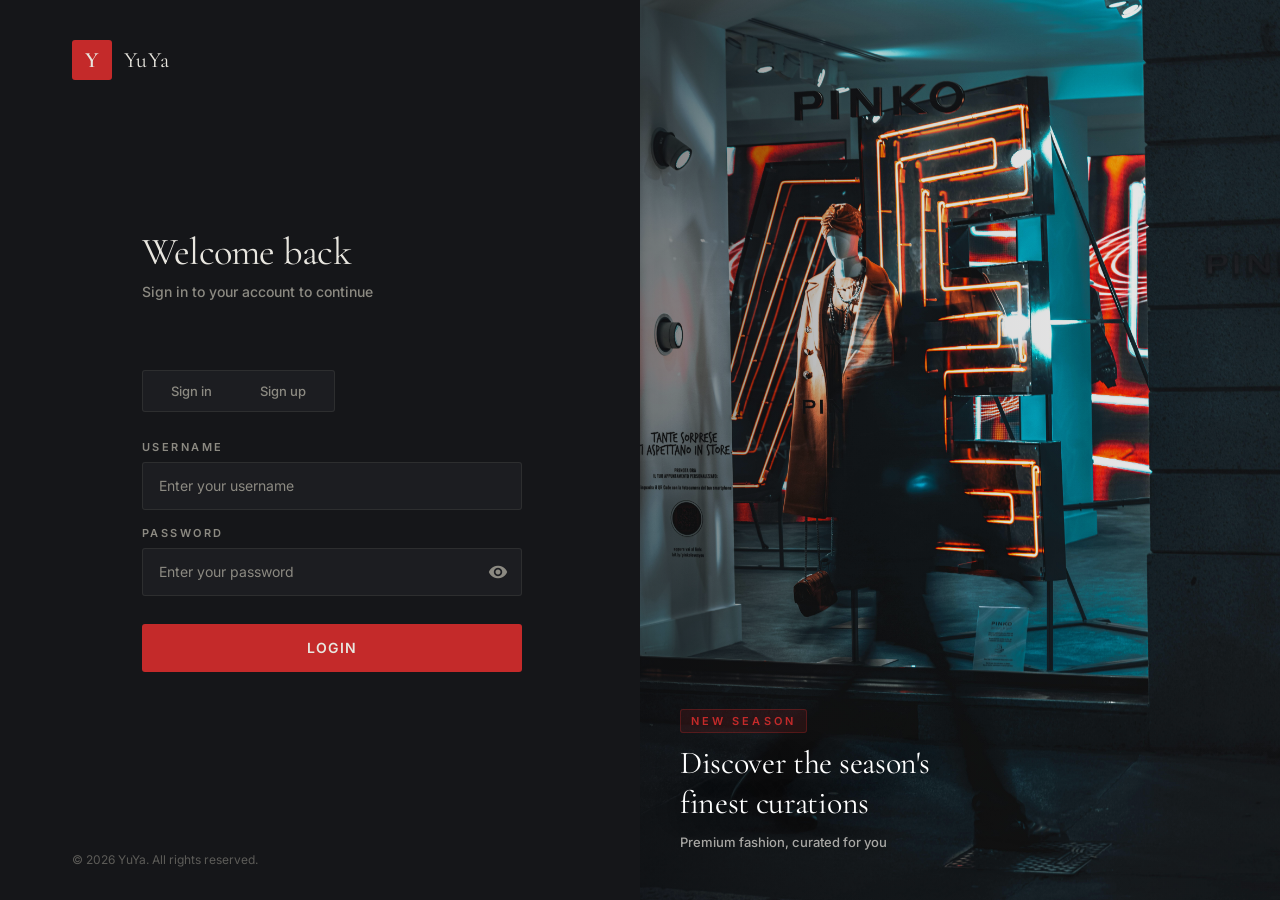
<file: src/index.html>
﻿<!DOCTYPE html>
<html lang="en">
<head>
    <meta charset="UTF-8">
    <meta name="viewport" content="width=device-width, initial-scale=1.0">
    <link rel="stylesheet" href="https://fonts.googleapis.com/icon?family=Material+Icons">
    <link rel="preconnect" href="https://fonts.googleapis.com">
    <link rel="preconnect" href="https://fonts.gstatic.com" crossorigin>
    <link rel="stylesheet" href="https://fonts.googleapis.com/css2?family=Cormorant+Garamond:ital,wght@0,300;0,400;0,500;0,600;1,300;1,400&family=Inter:wght@400;500;600;700&display=swap">
    <link rel="stylesheet" href="./style.css">
    <title>Login Page</title>
</head>
<body id="body_login">
     <!-- <div id="login_page">
        <input type="text" class="login_user">
        <input type="password" class="login_password">
        <button onclick="login_action()">Login</button>
        <button onclick="register_action()">Register</button>
     </div> -->
     <div id="login_page">
        <div id="conten_login">
            <div class="login_brand">
                <div class="login_brand_mark">Y</div>
                <span class="login_brand_name">YuYa</span>
            </div>

            <div class="login_form_body">
                <div class="login_headline">
                    <h2>Welcome back</h2>
                    <p>Sign in to your account to continue</p>
                </div>

                <div id="button_sign">
                    <button class="sign_in effect_sign_buttom" onclick="change_status_sign1()">Sign in</button>
                    <button class="sign_up" onclick="change_status_sign2()">Sign up</button>
                </div>

                <div class="feature_login">
                    <div class="login_field">
                        <label class="login_label">Username</label>
                        <input type="text" class="login_user" placeholder="Enter your username">
                    </div>
                    <div class="login_field">
                        <label class="login_label">Password</label>
                        <div class="password_feature">
                            <input type="password" class="login_password" placeholder="Enter your password">
                            <i class="material-icons password_toggle" onclick="togglePasswordVisibility('.login_password', this)">visibility</i>
                        </div>
                    </div>
                </div>

                <div class="feature_sign_up hidden_feature">
                    <div class="login_field">
                        <label class="login_label">Username</label>
                        <input type="text" class="login_user_register" placeholder="Choose a username">
                    </div>
                    <div class="login_field">
                        <label class="login_label">Password</label>
                        <div class="password_feature">
                            <input type="password" class="login_password_register" placeholder="Create a password">
                            <i class="material-icons password_toggle" onclick="togglePasswordVisibility('.login_password_register', this)">visibility</i>
                        </div>
                    </div>
                    <div class="login_field">
                        <label class="login_label">Confirm Password</label>
                        <div class="password_feature">
                            <input type="password" class="login_password_confirm" placeholder="Repeat your password">
                            <i class="material-icons password_toggle" onclick="togglePasswordVisibility('.login_password_confirm', this)">visibility</i>
                        </div>
                    </div>
                </div>

                <div id="button_login_register">
                    <button onclick="login_action()" class="button_login">Login</button>
                    <button onclick="register_action()" class="button_register hidden_feature">Register</button>
                </div>
            </div>

            <div class="login_footer">
                <span>© 2026 YuYa. All rights reserved.</span>
            </div>
        </div>

        <div id="login_visual">
            <img src="../asset/img/pexels-mikitayo-16566215.jpg" alt="YuYa Fashion">
            <div class="login_visual_overlay"></div>
            <div class="login_visual_caption">
                <span class="login_visual_tag">NEW SEASON</span>
                <h3 class="login_visual_title">Discover the season's<br>finest curations</h3>
                <p class="login_visual_sub">Premium fashion, curated for you</p>
            </div>
        </div>
     </div>
     <script src="main.js"></script>
     <script src="login.js"></script>
</body>
</html>
</file>
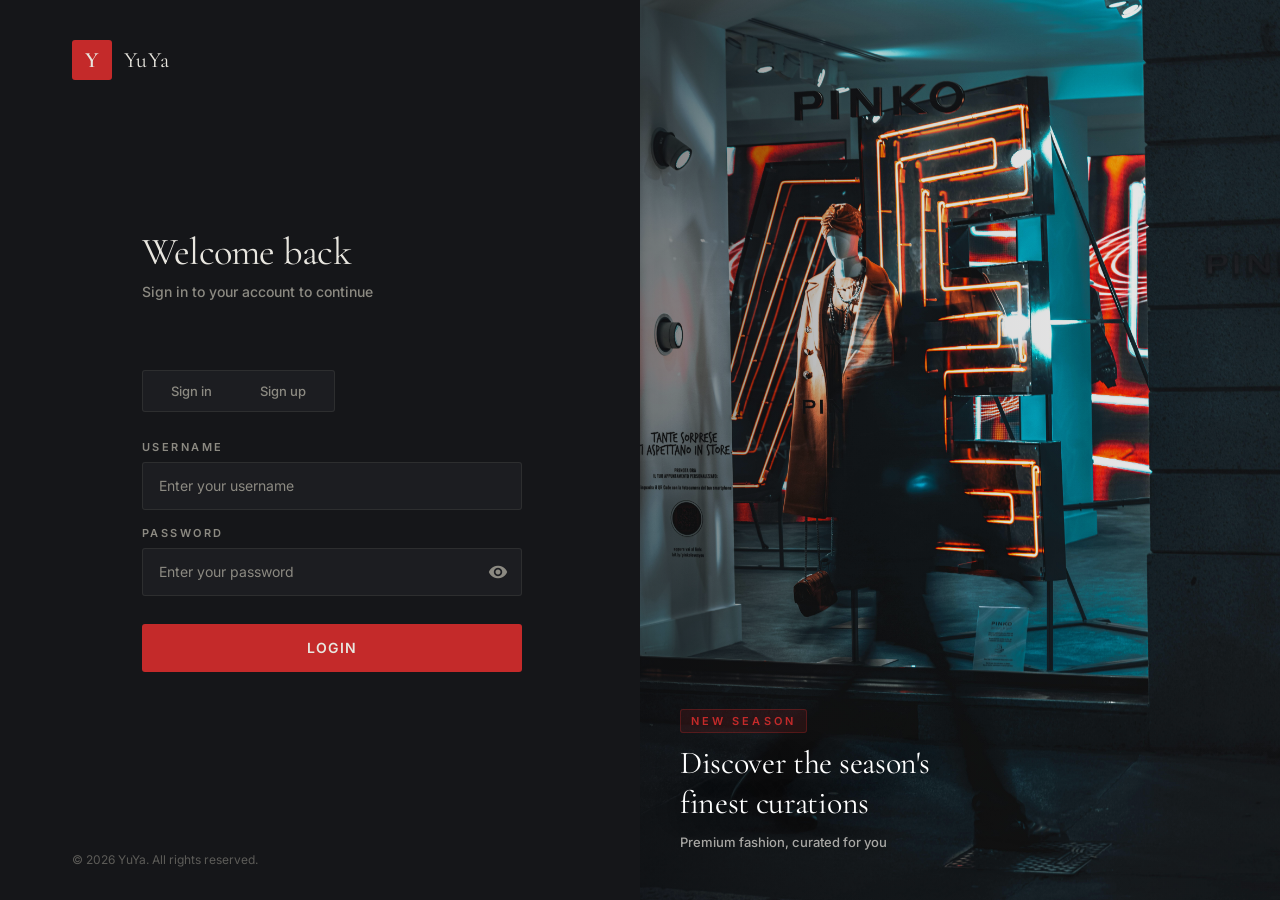
<file: src/admin/index.html>
﻿<!DOCTYPE html>
<html lang="en">
<head>
    <meta charset="UTF-8">
    <meta name="viewport" content="width=device-width, initial-scale=1.0">
    <link rel="stylesheet" href="https://fonts.googleapis.com/icon?family=Material+Icons">
    <link rel="preconnect" href="https://fonts.googleapis.com">
    <link rel="preconnect" href="https://fonts.gstatic.com" crossorigin>
    <link rel="stylesheet" href="https://fonts.googleapis.com/css2?family=Cormorant+Garamond:ital,wght@0,300;0,400;0,500;0,600;1,300;1,400&family=Inter:wght@400;500;600;700&display=swap">
    <link rel="stylesheet" href="../style.css">
    <title>Admin Panel</title>
</head>
<body id="body_admin">
    <div id="menu_page_admin">
        <a href="../" title="Home">
            <div class="admin_brand">
                <div class="admin_brand_logo">Y</div>
                <div class="admin_brand_text">
                    <h1></h1>
                    <p>Management panel</p>
                </div>
            </div>
        </a>
        <a href="./" class="menu_admin_item menu_admin_item_active">
            <i class="material-icons">group</i>
            <span>Users</span>
        </a>
        <a href="./roles/" class="menu_admin_item">
            <i class="material-icons">settings_accessibility</i>
            <span>Roles</span>
        </a>
        <a href="./admin_info/view.html" class="menu_admin_item">
            <i class="material-icons">badge</i>
            <span>View Admin Info</span>
        </a>
        <a href="./details_user/" class="menu_admin_item">
            <i class="material-icons">manage_accounts</i>
            <span>User Management</span>
        </a>
        <a href="./products/" class="menu_admin_item">
            <i class="material-icons">category</i>
            <span>Products</span>
        </a>
    </div>
    <div id="content_page_admin">
        <div class="title_page_admin admin_surface">
            <div>
                <h1>Users</h1>
                <div class="admin_breadcrumb">
                    <span>Members</span>
                    <i class="material-icons">chevron_right</i>
                    <span>Users</span>
                </div>
            </div>
                <button type="button" class="buttom_sign_out " onclick="sign_out()">
                    <i class="material-icons">logout</i>
                    <span>Sign out</span>
                </button>
        </div>
        <div class="admin_panel admin_surface">
            <div class="admin_search">
                <i class="material-icons">search</i>
                <input type="text" placeholder="Search users…">
            </div>
            <button class="admin_add_button" onclick="open_modal_users()">
                <i class="material-icons">person_add</i>
                <span>Add User</span>
            </button>
        </div>

        <div class="info_table_admin admin_surface">
            <table class="table_admin">
                <tr>
                    <th width="5%">ID</th>
                    <th>Username</th>
                    <th>Password</th>
                    <th>Detail User Id</th>
                    <th>Roles</th>
                    <th>Action</th>
                </tr>
            </table>
        </div>
    </div>

    <!-- ── Modal: Add / Edit User ── -->
    <div class="admin_modal_overlay" id="modal_users">
        <div class="admin_modal">
            <div class="admin_modal_header">
                <h3>
                    <i class="material-icons">person_add</i>
                    User Information
                </h3>
                <button class="admin_modal_close" onclick="close_modal_users()">
                    <i class="material-icons">close</i>
                </button>
            </div>
            <div class="admin_modal_body block_feature_admin">
                <div class="admin_modal_field">
                    <label class="admin_modal_label">Username</label>
                    <input type="text" placeholder="Enter username" class="input_user">
                </div>
                <div class="admin_modal_field">
                    <label class="admin_modal_label">Password</label>
                    <input type="text" placeholder="Enter password" class="input_password">
                </div>
                <div class="admin_modal_field">
                    <label class="admin_modal_label">Role</label>
                    <select id="roles_users">
                        <option value="" hidden>Choose role…</option>
                    </select>
                </div>
            </div>
            <div class="admin_modal_footer">
                <button class="admin_modal_cancel" onclick="close_modal_users()">Cancel</button>
                <button class="admin_modal_save" onclick="save_and_close_users()">Save User</button>
            </div>
        </div>
    </div>

    <script src="../main.js"></script>
    <script src="admin.js"></script>
    <script>
        function open_modal_users() {
            document.getElementById('modal_users').classList.add('modal_active');
        }
        function close_modal_users() {
            document.getElementById('modal_users').classList.remove('modal_active');
            document.querySelector('.input_user').value = '';
            document.querySelector('.input_password').value = '';
            document.querySelector('#roles_users').value = '';
            check_edit_admin = -1;
            check_action_edit = false;
        }
        function save_and_close_users() {
            add_users();
            if (document.querySelector('.input_user').value === '') close_modal_users();
        }
        const _orig_edit_admin = window.edit_admin;
        window.edit_admin = function(id) {
            _orig_edit_admin(id);
            open_modal_users();
        };
    </script>
</body>
</html>
</file>
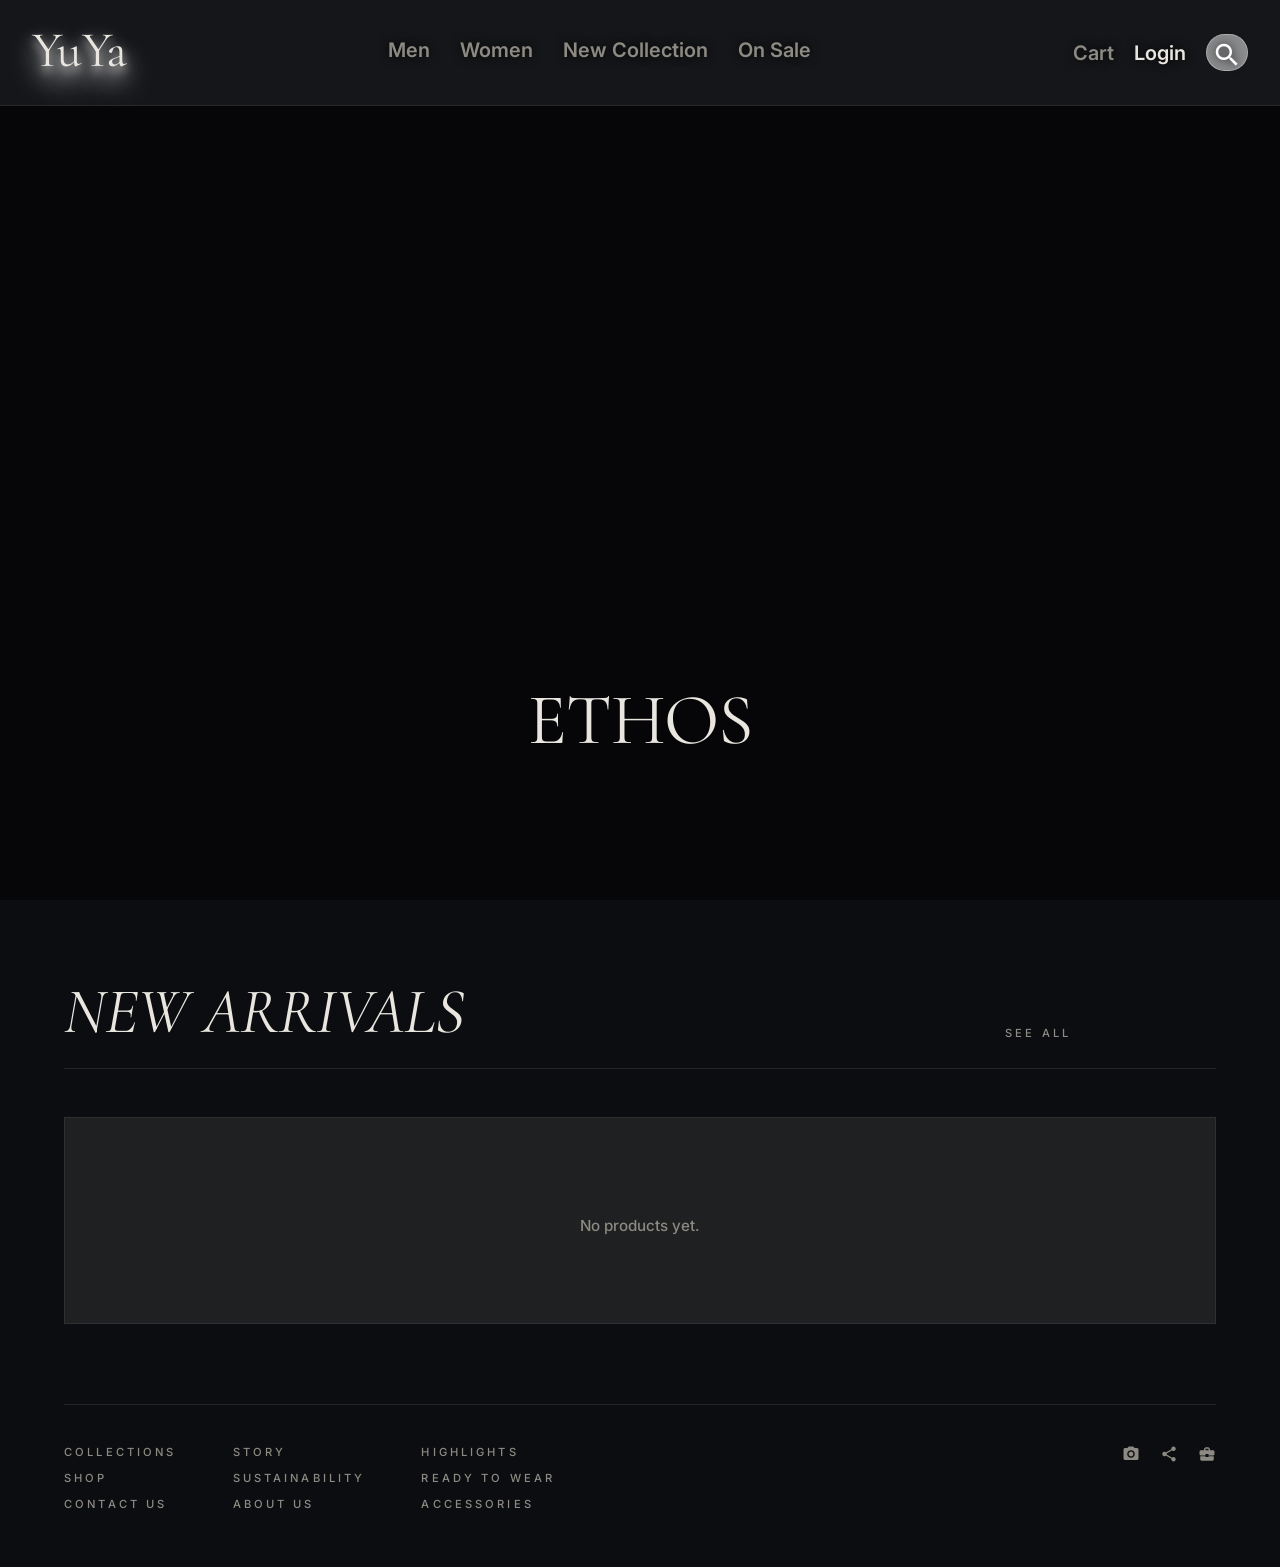
<file: src/users/index.html>
﻿<!DOCTYPE html>
<html lang="en">
<head>
    <meta charset="UTF-8">
    <meta name="viewport" content="width=device-width, initial-scale=1.0">
    <link rel="stylesheet" href="https://fonts.googleapis.com/icon?family=Material+Icons">
    <link rel="preconnect" href="https://fonts.googleapis.com">
    <link rel="preconnect" href="https://fonts.gstatic.com" crossorigin>
    <link rel="stylesheet" href="https://fonts.googleapis.com/css2?family=Cormorant+Garamond:ital,wght@0,300;0,400;0,500;0,600;1,300;1,400&family=Inter:wght@400;500;600;700&display=swap">
     <link rel="stylesheet" href="../style.css">
    <title>User</title>
</head>
<body id="body_user">
    <video class="hero_video_bg" autoplay muted loop playsinline>
        <source src="../../asset/img/12021845-hd_1920_1080_25fps.mp4" type="video/mp4">
    </video>
    <div class="hero_video_overlay"></div>

    <!-- <div class="view">
        <p></p>
        <a href=""></a>
        <button onclick="sign_out()">Dang xuat</button>
    </div> -->
    <div id="menu_page_users">
        <h2><a href="">YuYa</a></h2>
        <div class="content_menu">
            <a href="./men/">Men</a>
            <a href="./women/">Women</a>
            <a href="">New Collection</a>
            <a href="">On Sale</a>
        </div>
        <div class="feature_menu_user">
            <a href="./cart/" class="cart_nav_link">Cart<span class="number_of_cart"></span></a>
            <div class="user_account">
                <a style="cursor: pointer;" class="my_account"></a>
                <div class="setting_user">
                    <div>
                        <i class="material-icons">account_circle</i>
                        <span><a href="./detail_user/">My Account</a></span>
                    </div>
                    <div onclick="sign_out()">
                        <i class="material-icons">logout</i>
                        <span>Sign Out</span>
                    </div>
                </div>
            </div>
            <i class="material-icons search_icon">search</i>
        </div>
    </div>

    <div class="text_center">
        <h1>ETHOS</h1>
    </div>
    <div class="open_side_bar open_side_bar_shift">
        <i class="material-icons open_icon">arrow_forward_ios</i>
    </div>
    <div class="side_bar_menu side_bar_menu_close">
        <div class="side_bar_brand">
            <div class="side_bar_brand_mark">Y</div>
            <div class="side_bar_brand_text">
                <h3>YuYa</h3>
                <span>Collection Menu</span>
            </div>
        </div>
        <div class="side_bar_links">
            <a href="./men/" class="side_bar_item">
                <i class="material-icons">checkroom</i>
                <span>Men</span>
            </a>
            <a href="./women/" class="side_bar_item">
                <i class="material-icons">diamond</i>
                <span>Women</span>
            </a>
            <a href="" class="side_bar_item">
                <i class="material-icons">auto_awesome</i>
                <span>New Collection</span>
            </a>
            <a href="" class="side_bar_item">
                <i class="material-icons">local_offer</i>
                <span>On Sale</span>
            </a>
        </div>
        <div class="side_bar_links side_bar_links_secondary">
            <a href="./cart/" class="side_bar_item">
                <span class="cart_icon_wrap">
                    <i class="material-icons">shopping_cart</i>
                    <span class="number_of_cart"></span>
                </span>
                <span>Cart</span>
            </a>
            <button type="button" class="side_bar_item side_bar_item_button">
                <i class="material-icons">search</i>
                <span>Search</span>
            </button>
        </div>
        <div class="side_bar_account">
            <div class="side_bar_item side_bar_item_account">
                <i class="material-icons">account_circle</i>
                <span class="my_account_side"></span>
            </div>
            <div class="side_bar_links side_bar_account_actions">
                <div class="side_bar_item">
                    <i class="material-icons">badge</i>
                    <span>My Account</span>
                </div>
                <div class="side_bar_item" onclick="sign_out()">
                    <i class="material-icons">logout</i>
                    <span>Sign Out</span>
                </div>
            </div>
        </div>
    </div>
    <!-- ── NEW ARRIVALS SECTION ── -->
    <div class="home_hero_spacer"></div>
    <section class="home_arrivals">
        <div class="home_arrivals_inner">
            <div class="home_arrivals_header">
                <h2 class="home_arrivals_title">NEW ARRIVALS</h2>
                <a href="./men/" class="home_arrivals_see_all">
                    SEE ALL <i class="material-icons">north_east</i>
                </a>
            </div>
            <div class="home_arrivals_grid" id="home_arrivals_grid"></div>
        </div>

        <footer class="home_arrivals_footer">
            <nav class="home_footer_nav">
                <div>
                    <a href="./men/">COLLECTIONS</a>
                    <a href="./men/">SHOP</a>
                    <a href="">CONTACT US</a>
                </div>
                <div>
                    <a href="">STORY</a>
                    <a href="">SUSTAINABILITY</a>
                    <a href="">ABOUT US</a>
                </div>
                <div>
                    <a href="">HIGHLIGHTS</a>
                    <a href="">READY TO WEAR</a>
                    <a href="">ACCESSORIES</a>
                </div>
            </nav>
            <div class="home_footer_right">
                <div class="home_footer_socials">
                    <i class="material-icons">photo_camera</i>
                    <i class="material-icons">share</i>
                    <i class="material-icons">business_center</i>
                </div>
                <div class="home_footer_thumbs" id="home_footer_thumbs"></div>
            </div>
        </footer>
    </section>

    <script src="../main.js"></script>
    <script src="user.js"></script>
    <script>
        (function renderArrivals() {
            const grid = document.getElementById('home_arrivals_grid');
            const thumbWrap = document.getElementById('home_footer_thumbs');
            if (!grid) return;
            if (!products.length) {
                grid.innerHTML = '<p class="arrival_empty">No products yet.</p>';
                return;
            }
            const shuffled = [...products].sort(() => Math.random() - 0.5);
            const pick = shuffled.slice(0, 3);
            grid.innerHTML = pick.map(p => {
                const img1 = images.find(img => img.product_id == p.id);
                return `
                <div class="arrival_card" onclick="window.location.href='./items/?id=${p.id}'">
                    <div class="arrival_card_img_wrap">
                        ${img1
                            ? `<img class="arrival_img_main" src="../../asset/img/${img1.path}" alt="${p.name}">`
                            : '<div class="arrival_img_placeholder"></div>'}
                    </div>
                    <div class="arrival_card_info">
                        <span class="arrival_price">${Number(p.price).toLocaleString()} VND</span>
                        <span class="arrival_name">${p.name}</span>
                    </div>
                </div>`;
            }).join('');

            if (thumbWrap) {
                thumbWrap.innerHTML = images.slice(-3).map(img =>
                    `<img src="../../asset/img/${img.path}" alt="">`
                ).join('');
            }
        })();
    </script>
</body>
</html>
</file>
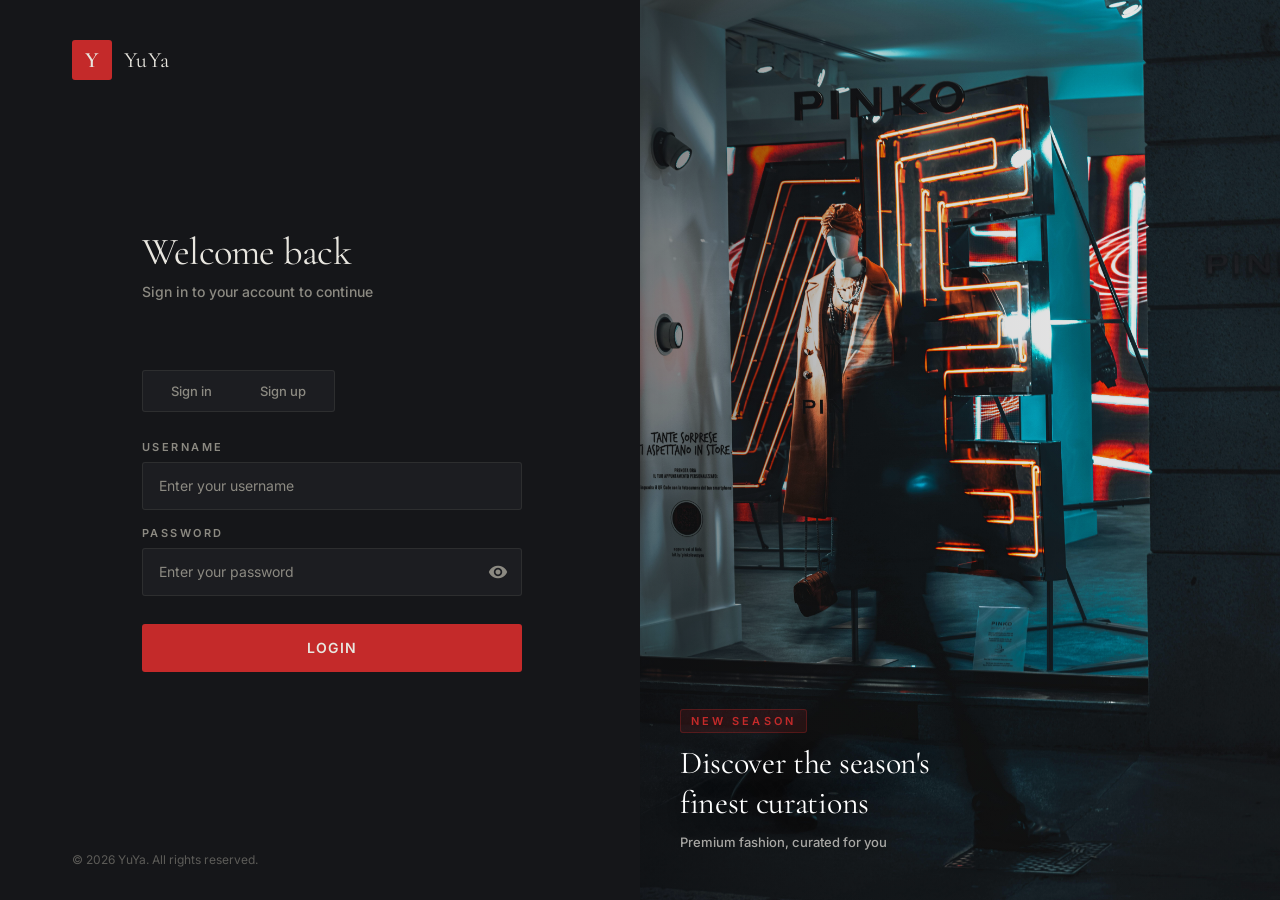
<file: src/admin/details_user/index.html>
﻿<!DOCTYPE html>
<html lang="en">
<head>
    <meta charset="UTF-8">
    <meta name="viewport" content="width=device-width, initial-scale=1.0">
    <link rel="stylesheet" href="https://fonts.googleapis.com/icon?family=Material+Icons">
    <link rel="preconnect" href="https://fonts.googleapis.com">
    <link rel="preconnect" href="https://fonts.gstatic.com" crossorigin>
    <link rel="stylesheet"
        href="https://fonts.googleapis.com/css2?family=Cormorant+Garamond:ital,wght@0,300;0,400;0,500;0,600;1,300;1,400&family=Inter:wght@400;500;600;700&display=swap">
    <link rel="stylesheet" href="../../style.css">
    <title>Details User</title>
</head>
<body id="body_admin">
    <div id="menu_page_admin">
        <a href="../" title="Home">
            <div class="admin_brand">
                <div class="admin_brand_logo">Y</div>
                <div class="admin_brand_text">
                    <h1></h1>
                    <p>Management panel</p>
                </div>
            </div>
        </a>
        <a href="../" class="menu_admin_item">
            <i class="material-icons">group</i>
            <span>Users</span>
        </a>
        <a href="../roles/" class="menu_admin_item">
            <i class="material-icons">settings_accessibility</i>
            <span>Roles</span>
        </a>
        <a href="../admin_info/view.html" class="menu_admin_item">
            <i class="material-icons">badge</i>
            <span>View Admin Info</span>
        </a>
        <a href="./" class="menu_admin_item menu_admin_item_active">
            <i class="material-icons">manage_accounts</i>
            <span>User Managerment</span>
            <a href="../products/" class="menu_admin_item">
                <i class="material-icons">category</i>
                <span>Product</span>
            </a>
    </div>
    <div id="content_page_admin">
        <div class="title_page_admin admin_surface">
            <div>
                <h1>User Management</h1>
                <div class="admin_breadcrumb">
                    <span>Members</span>
                    <i class="material-icons">chevron_right</i>
                    <span>User Management</span>
                </div>
            </div>
            <button type="button" class="buttom_sign_out" onclick="sign_out()">
                <i class="material-icons">logout</i>
                <span>Sign out</span>
            </button>
        </div>
        <div class="info_table_admin admin_surface">
            <table class="table_details_user">
                <tr>
                    <th>ID</th>
                    <th>Name</th>
                    <th>Email</th>
                    <th>Phone</th>
                    <th>Address</th>
                    <th>Gender</th>
                    <th>Action</th>
                </tr>
            </table>
        </div>
    </div>
    <!-- Modal: Add / Edit User Info -->
    <div class="admin_modal_overlay" id="modal_details_user">
        <div class="admin_modal">
            <div class="admin_modal_header">
                <h3>
                    <i class="material-icons">manage_accounts</i>
                    User Info
                </h3>
                <button class="admin_modal_close" onclick="close_modal_details_user()">
                    <i class="material-icons">close</i>
                </button>
            </div>
            <div class="admin_modal_body info_detail_user">
                <div class="admin_modal_grid">
                    <div class="admin_modal_field">
                        <label class="admin_modal_label">Name</label>
                        <input type="text" placeholder="Full name" class="input_name">
                    </div>
                    <div class="admin_modal_field">
                        <label class="admin_modal_label">Gender</label>
                        <div class="admin_modal_gender">
                            <input type="radio" name="radio" value="male" class="male" checked>
                            <span>Male</span>
                            <input type="radio" name="radio" value="female" class="female">
                            <span>Female</span>
                        </div>
                    </div>
                    <div class="admin_modal_field">
                        <label class="admin_modal_label">Email</label>
                        <input type="email" placeholder="@gmail.com" class="input_email">
                    </div>
                    <div class="admin_modal_field">
                        <label class="admin_modal_label">Phone</label>
                        <input type="tel" placeholder="0987654321" class="input_phone">
                    </div>
                    <div class="admin_modal_field admin_modal_field_full">
                        <label class="admin_modal_label">Address</label>
                        <input type="text" placeholder="Address" class="input_address">
                    </div>
                </div>
                <div class="notify_add_success hidden_feature" style="margin-top:8px;">
                    <span style="color:rgb(55,209,55);font-family:var(--font_text);font-weight:700;">Saved successfully.</span>
                </div>
            </div>
            <div class="admin_modal_footer">
                <button class="admin_modal_cancel" onclick="close_modal_details_user()">Cancel</button>
                <button class="admin_modal_save" onclick="save_and_close_details_user()">Save Info</button>
            </div>
        </div>
    </div>

    <script src="../../main.js"></script>
    <script src="detail_user.js"></script>
    <script>
        function open_modal_details_user() {
            document.getElementById('modal_details_user').classList.add('modal_active');
        }
        function close_modal_details_user() {
            document.getElementById('modal_details_user').classList.remove('modal_active');
            input_name.value = '';
            input_email.value = '';
            input_phone.value = '';
            input_address.value = '';
            male.checked = true;
            check_edit_details_user = -1;
        }
        function save_and_close_details_user() {
            add_details_user();
            if (input_name.value === '') {
                close_modal_details_user();
                reload_page();
            }
        }
        const _orig_edit_details_user = window.edit_details_user;
        window.edit_details_user = function(id) {
            _orig_edit_details_user(id);
            open_modal_details_user();
        };
    </script>
</body>
</html>
</file>
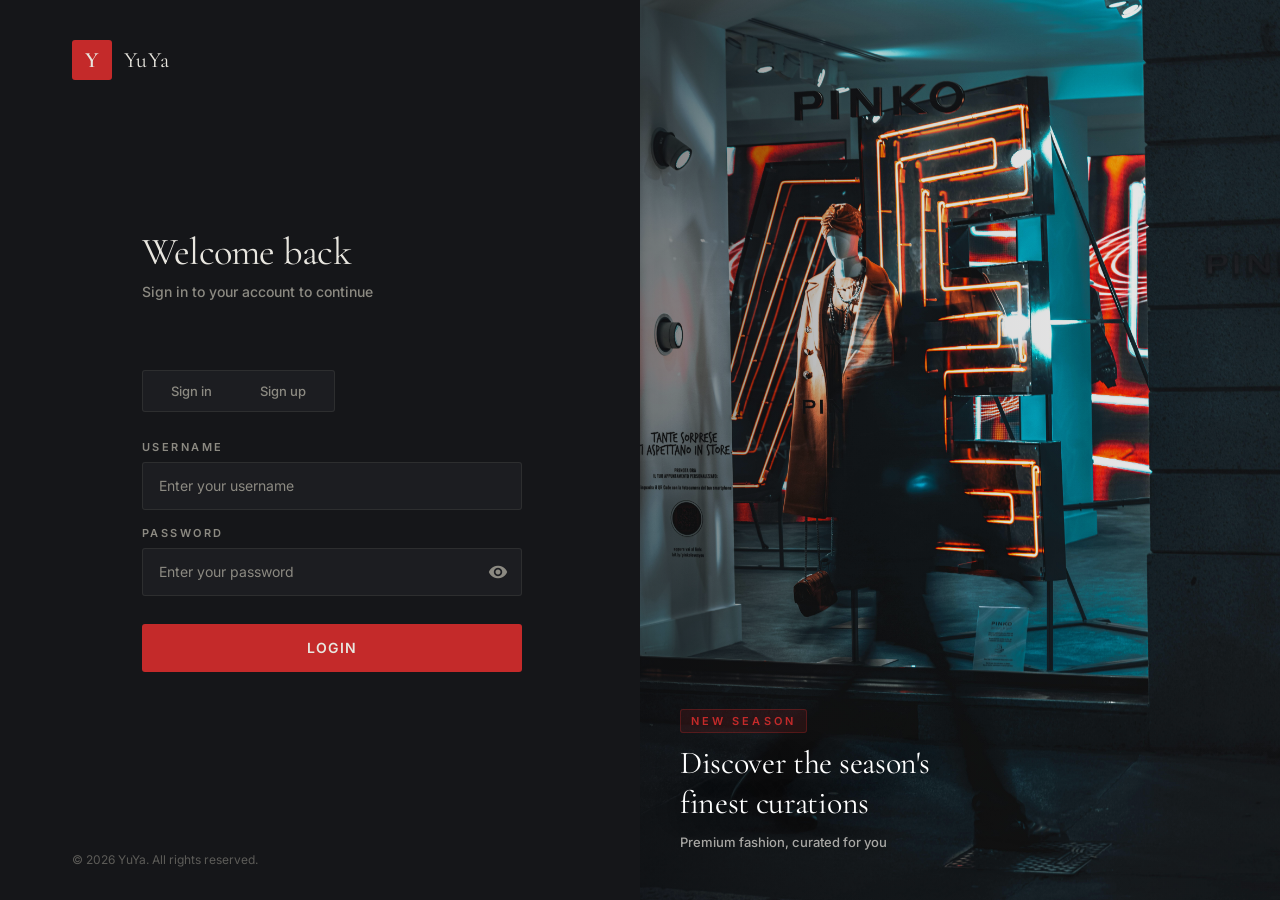
<file: src/admin/products/index.html>
﻿<!DOCTYPE html>
<html lang="en">
<head>
    <meta charset="UTF-8">
    <meta name="viewport" content="width=device-width, initial-scale=1.0">
    <link rel="stylesheet" href="https://fonts.googleapis.com/icon?family=Material+Icons">
    <link rel="preconnect" href="https://fonts.googleapis.com">
    <link rel="preconnect" href="https://fonts.gstatic.com" crossorigin>
    <link rel="stylesheet" href="https://fonts.googleapis.com/css2?family=Cormorant+Garamond:ital,wght@0,300;0,400;0,500;0,600;1,300;1,400&family=Inter:wght@400;500;600;700&display=swap">
    <link rel="stylesheet" href="../../style.css">
    <title>Product Management</title>
</head>
<body id="body_admin" onclick="off_open_setting()">
    <div id="menu_page_admin">
        <a href="../" title="Home">
            <div class="admin_brand">
                <div class="admin_brand_logo">Y</div>
                <div class="admin_brand_text">
                    <h1></h1>
                    <p>Management panel</p>
                </div>
            </div>
        </a>
        <a href="../" class="menu_admin_item">
            <i class="material-icons">group</i>
            <span>Users</span>
        </a>
        <a href="../roles/" class="menu_admin_item">
            <i class="material-icons">settings_accessibility</i>
            <span>Roles</span>
        </a>
        <a href="../admin_info/view.html" class="menu_admin_item">
            <i class="material-icons">badge</i>
            <span>View Admin Info</span>
        </a>
        <a href="../details_user/" class="menu_admin_item">
            <i class="material-icons">manage_accounts</i>
            <span>User Management</span>
        </a>
        <a href="./" class="menu_admin_item menu_admin_item_active">
            <i class="material-icons">category</i>
            <span>Products</span>
        </a>
    </div>

    <div id="content_page_admin">
        <div class="title_page_admin admin_surface">
            <div>
                <h1>Products</h1>
                <div class="admin_breadcrumb">
                    <span>Members</span>
                    <i class="material-icons">chevron_right</i>
                    <span>Product Management</span>
                </div>
            </div>
            <div class="title_page_admin_actions">
                <button type="button" class="buttom_sign_out" onclick="sign_out()">
                    <i class="material-icons">logout</i>
                    <span>Sign out</span>
                </button>
            </div>
        </div>

        <div class="admin_surface title_page_admin">
            <div class="page_types_produce">
                <a href="./types/" class="admin_secondary_link">
                    <i class="material-icons">tune</i>
                    <span>Manage Types</span>
                </a>
                <button class="admin_add_button" onclick="open_modal_products()">
                    <i class="material-icons">add_circle_outline</i>
                    <span>Add Product</span>
                </button>
                <select name="filter" id="filter_types" class="admin_secondary_link">
                    <option value="" hidden>Filter by Type</option>
                    <option value="all">All Products</option>
                </select>
            </div>
        </div>

        <div class="content_table_product">
            <div class="title_table_product">
                <i class="material-icons">circle</i>
                <span>All Products</span>
            </div>
            <table class="table_product_info">
                <tr>
                    <th>ID</th>
                    <th>Product Name</th>
                    <th>Image</th>
                    <th>Type</th>
                    <th>Qty</th>
                    <th>Area</th>
                    <th>Price</th>
                    <th>Action</th>
                </tr>
            </table>
        </div>
    </div>

    <!-- ── Modal: Add / Edit Product ── -->
    <div class="admin_modal_overlay" id="modal_products">
        <div class="admin_modal">
            <div class="admin_modal_header">
                <h3>
                    <i class="material-icons">inventory_2</i>
                    Product Information
                </h3>
                <button class="admin_modal_close" onclick="close_modal_products()">
                    <i class="material-icons">close</i>
                </button>
            </div>
            <div class="admin_modal_body feature_product">
                <div class="admin_modal_field">
                    <label class="admin_modal_label">Product Name</label>
                    <input type="text" id="input_name_product" placeholder="Enter product name">
                </div>
                <div class="admin_modal_grid">
                    <div class="admin_modal_field">
                        <label class="admin_modal_label">Quantity</label>
                        <input type="number" id="input_quantity" placeholder="0" min="0">
                    </div>
                    <div class="admin_modal_field">
                        <label class="admin_modal_label">Price ($)</label>
                        <input type="number" id="input_price" placeholder="0.00" min="0">
                    </div>
                </div>
                <div class="admin_modal_field">
                    <label class="admin_modal_label">Product Type</label>
                    <select id="types_product">
                        <option value="" hidden>Choose type…</option>
                    </select>
                </div>
                <div class="admin_modal_field">
                    <label class="admin_modal_label">Area / Origin</label>
                    <input type="text" id="input_area" placeholder="Enter area or origin">
                </div>
            </div>
            <div class="admin_modal_footer">
                <button class="admin_modal_cancel" onclick="close_modal_products()">Cancel</button>
                <button class="admin_modal_save" onclick="save_and_close_products()">Save Product</button>
            </div>
        </div>
    </div>

    <script src="../../main.js"></script>
    <script src="./product.js"></script>
    <script>
        function open_modal_products() {
            document.getElementById('modal_products').classList.add('modal_active');
        }
        function close_modal_products() {
            document.getElementById('modal_products').classList.remove('modal_active');
            document.getElementById('input_name_product').value = '';
            document.getElementById('input_quantity').value = '';
            document.getElementById('input_price').value = '';
            document.getElementById('types_product').value = '';
            document.getElementById('input_area').value = '';
            check_edit = -1;
            check_action_edit = false;
        }
        function save_and_close_products() {
            add_product();
            if (document.getElementById('input_name_product').value === '') close_modal_products();
        }
        const _orig_edit_products = window.edit_products;
        window.edit_products = function(id) {
            _orig_edit_products(id);
            open_modal_products();
        };
    </script>
</body>
</html>
</file>
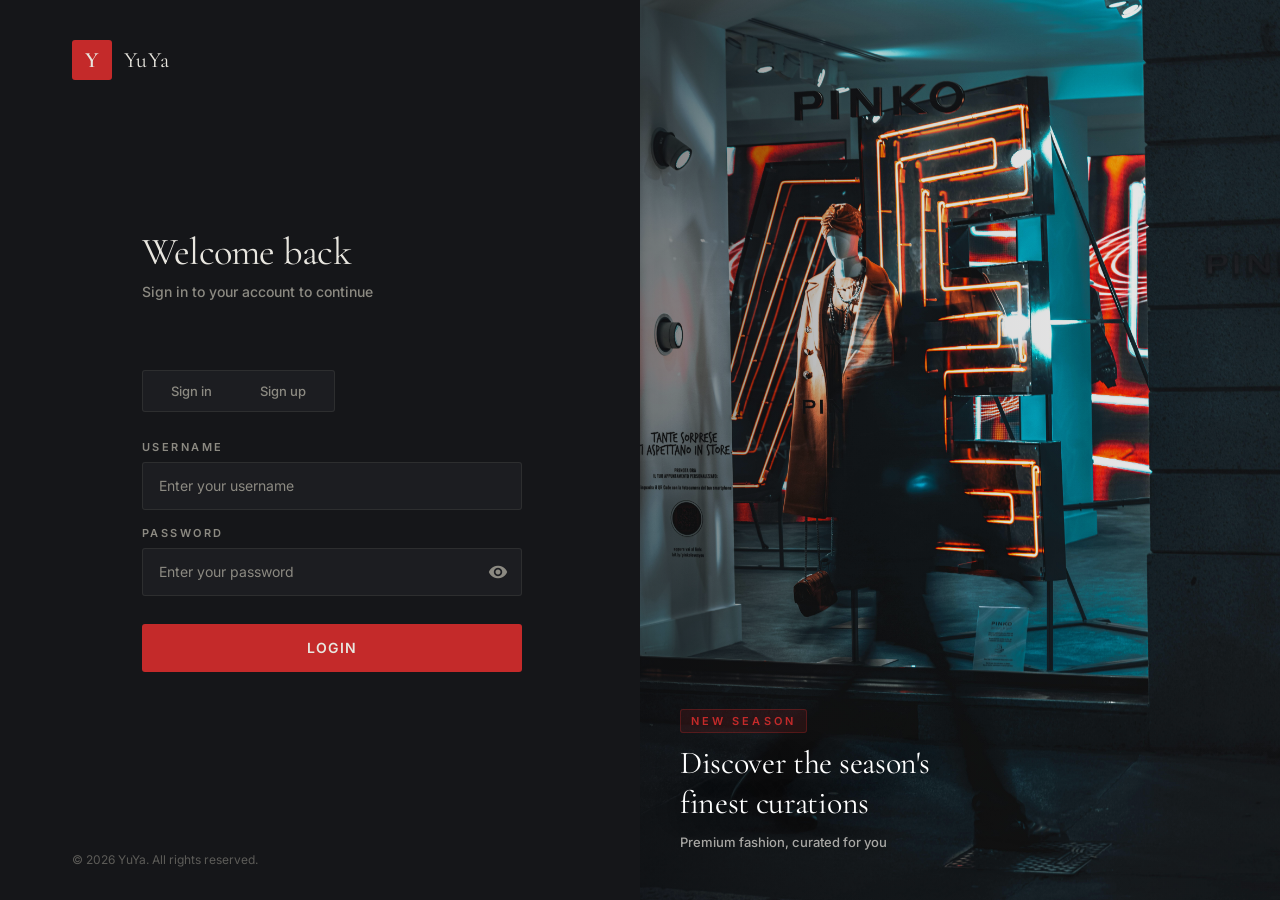
<file: src/admin/roles/index.html>
﻿<!DOCTYPE html>
<html lang="en">
<head>
    <meta charset="UTF-8">
    <meta name="viewport" content="width=device-width, initial-scale=1.0">
    <link rel="stylesheet" href="https://fonts.googleapis.com/icon?family=Material+Icons">
    <link rel="preconnect" href="https://fonts.googleapis.com">
    <link rel="preconnect" href="https://fonts.gstatic.com" crossorigin>
    <link rel="stylesheet" href="https://fonts.googleapis.com/css2?family=Cormorant+Garamond:ital,wght@0,300;0,400;0,500;0,600;1,300;1,400&family=Inter:wght@400;500;600;700&display=swap">
    <link rel="stylesheet" href="../../style.css">
    <title>Roles Panel</title>
</head>
<body id="body_admin">
    <div id="menu_page_admin">
        <a href="../" title="Home">
            <div class="admin_brand">
                <div class="admin_brand_logo">Y</div>
                <div class="admin_brand_text">
                    <h1></h1>
                    <p>Management panel</p>
                </div>
            </div>
        </a>
        <a href="../" class="menu_admin_item">
            <i class="material-icons">group</i>
            <span>Users</span>
        </a>
        <a href="./" class="menu_admin_item menu_admin_item_active">
            <i class="material-icons">settings_accessibility</i>
            <span>Roles</span>
        </a>
        <a href="../admin_info/view.html" class="menu_admin_item">
            <i class="material-icons">badge</i>
            <span>View Admin Info</span>
        </a>
        <a href="../details_user/" class="menu_admin_item">
            <i class="material-icons">manage_accounts</i>
            <span>User Management</span>
        </a>
        <a href="../products/" class="menu_admin_item">
            <i class="material-icons">category</i>
            <span>Products</span>
        </a>
    </div>
    <div id="content_page_admin">
        <div class="title_page_admin admin_surface">
            <div>
                <h1>Roles</h1>
                <div class="admin_breadcrumb">
                    <span>Members</span>
                    <i class="material-icons">chevron_right</i>
                    <span>Roles</span>
                </div>
            </div>
            <div class="title_page_admin_actions">
                <button class="admin_add_button" onclick="open_modal_roles()">
                    <i class="material-icons">add_moderator</i>
                    <span>Add Role</span>
                </button>
                <button type="button" class="buttom_sign_out" onclick="sign_out()">
                    <i class="material-icons">logout</i>
                    <span>Sign out</span>
                </button>
            </div>
        </div>

        <div id="info_table_roles" class="info_table_admin admin_surface">
            <table class="table_roles">
                <tr>
                    <th>Role ID</th>
                    <th>Role Name</th>
                    <th>Action</th>
                </tr>
            </table>
        </div>
    </div>

    <!-- ── Modal: Add / Edit Role ── -->
    <div class="admin_modal_overlay" id="modal_roles">
        <div class="admin_modal">
            <div class="admin_modal_header">
                <h3>
                    <i class="material-icons">shield</i>
                    Role Information
                </h3>
                <button class="admin_modal_close" onclick="close_modal_roles()">
                    <i class="material-icons">close</i>
                </button>
            </div>
            <div class="admin_modal_body" id="feature_roles">
                <div class="admin_modal_field">
                    <label class="admin_modal_label">Role Name</label>
                    <input type="text" placeholder="Enter role name (e.g. editor)">
                </div>
            </div>
            <div class="admin_modal_footer">
                <button class="admin_modal_cancel" onclick="close_modal_roles()">Cancel</button>
                <button class="admin_modal_save" onclick="save_and_close_roles()">Save Role</button>
            </div>
        </div>
    </div>

    <script src="../../main.js"></script>
    <script src="roles.js"></script>
    <script>
        function open_modal_roles() {
            document.getElementById('modal_roles').classList.add('modal_active');
        }
        function close_modal_roles() {
            document.getElementById('modal_roles').classList.remove('modal_active');
            document.querySelector('#feature_roles input').value = '';
            check_edit_roles = -1;
            check_action_edit = false;
        }
        function save_and_close_roles() {
            add_role();
            if (document.querySelector('#feature_roles input').value === '') close_modal_roles();
        }
        const _orig_edit_role = window.edit_role;
        window.edit_role = function(id) {
            _orig_edit_role(id);
            open_modal_roles();
        };
    </script>
</body>
</html>
</file>
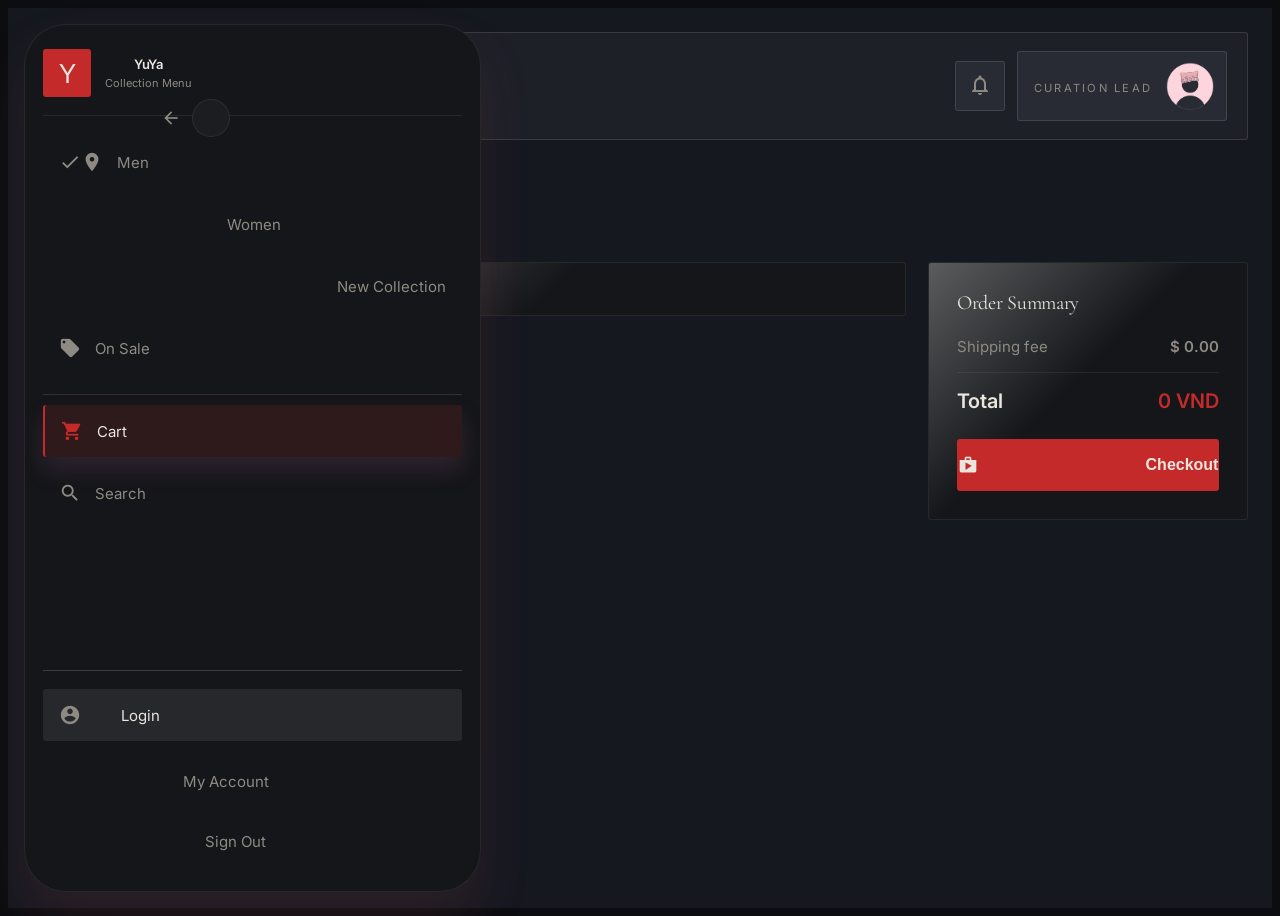
<file: src/users/cart/index.html>
﻿<!DOCTYPE html>
<html lang="en">
<head>
    <meta charset="UTF-8">
    <meta name="viewport" content="width=device-width, initial-scale=1.0">
    <link rel="stylesheet" href="https://fonts.googleapis.com/icon?family=Material+Icons">
    <link rel="preconnect" href="https://fonts.googleapis.com">
    <link rel="preconnect" href="https://fonts.gstatic.com" crossorigin>
    <link rel="stylesheet" href="https://fonts.googleapis.com/css2?family=Cormorant+Garamond:ital,wght@0,300;0,400;0,500;0,600;1,300;1,400&family=Inter:wght@400;500;600;700&display=swap">
    <link rel="stylesheet" href="../../style.css">
    <title>My Cart</title>
</head>
<body class="cart_page body_men_page collection_theme_men">
    <div class="open_side_bar">
        <i class="material-icons open_icon">arrow_back_ios</i>
    </div>
    <div class="side_bar_menu">
        <a href="../">
            <div class="side_bar_brand">
                <div class="side_bar_brand_mark">Y</div>
                <div class="side_bar_brand_text">
                    <h3>YuYa</h3>
                    <span>Collection Menu</span>
                </div>
            </div>
        </a>
        <div class="side_bar_links">
            <a href="../men" class="side_bar_item">
                <i class="material-icons">checkroom</i>
                <span>Men</span>
            </a>
            <a href="../women/" class="side_bar_item">
                <i class="material-icons">diamond</i>
                <span>Women</span>
            </a>
            <a href="" class="side_bar_item">
                <i class="material-icons">auto_awesome</i>
                <span>New Collection</span>
            </a>
            <a href="" class="side_bar_item">
                <i class="material-icons">local_offer</i>
                <span>On Sale</span>
            </a>
        </div>
        <div class="side_bar_links side_bar_links_secondary">
            <a href="" class="side_bar_item side_bar_item_active_user">
                <span class="cart_icon_wrap">
                    <i class="material-icons">shopping_cart</i>
                    <span class="number_of_cart"></span>
                </span>
                <span>Cart</span>
            </a>
            <button type="button" class="side_bar_item side_bar_item_button">
                <i class="material-icons">search</i>
                <span>Search</span>
            </button>
        </div>
        <div class="side_bar_account">
            <div class="side_bar_item side_bar_item_account">
                <i class="material-icons">account_circle</i>
                <span class="my_account_side"></span>
            </div>
            <div class="side_bar_links side_bar_account_actions">
                <a href="../detail_user/">
                    <div class="side_bar_item">
                        <i class="material-icons">badge</i>
                        <span>My Account</span>
                    </div>
                </a>
                <div class="side_bar_item" onclick="sign_out()">
                    <i class="material-icons">logout</i>
                    <span>Sign Out</span>
                </div>
            </div>
        </div>
    </div>
    <div class="admin_brand_text" style="display:none"><h1></h1></div>
    <div class="info_detail_user" style="display:none">
        <input class="input_name">
        <input class="input_email">
        <input class="input_phone">
        <input class="input_address">
        <input type="radio" class="male">
        <input type="radio" class="female">
    </div>
    <span class="notify_add_success hidden_feature" style="display:none"></span>
    <div class="collection_catalog_card" style="display:none"></div>
    <div class="title_page_men" style="display:none"><h2></h2></div>

    <div class="collection_shell">
        <div class="collection_dashboard">

            <div class="menu_title collection_topbar">
                <div class="cart_topbar_left">
                    <h2 class="cart_heading">My Cart</h2>
                </div>
                <div class="side_menu_right collection_actions">
                    <button type="button" class="collection_icon_button" aria-label="Notifications">
                        <i class="material-icons">notifications_none</i>
                    </button>
                    <div class="collection_profile_card">
                        <div>
                            <strong class="collection_profile_name"></strong>
                            <span class="collection_profile_role">CURATION LEAD</span>
                        </div>
                        <img src="../../../asset/img/avata_img.png" alt="Profile">
                    </div>
                </div>
            </div>
            <div class="item_back_link" onclick="back_item()">
                <i class="material-icons">arrow_back</i>
                <span>Back Page</span>
            </div>

            <div class="cart_content_grid">
                <div class="cart_items_card">
                    <div class="table_view_cart"></div>
                </div>
                <div class="cart_summary_card">
                    <h3 class="cart_summary_title">Order Summary</h3>
                    <div class="cart_summary_row">
                        <span class="cart_summary_label">Shipping fee</span>
                        <span class="cart_summary_value">$ 0.00</span>
                    </div>
                    <div class="cart_summary_divider"></div>
                    <div class="cart_summary_row cart_total_row">
                        <span class="cart_total_label">Total</span>
                        <span class="cart_total_value result_price">—</span>
                    </div>
                    <div class="cart_actions">
                        <button class="cart_btn_primary">
                            <i class="material-icons">shopping_bag</i>
                            Checkout
                        </button>
                    </div>
                </div>

            </div>
        </div>
    </div>

    <script src="../../main.js"></script>
    <script src="../page_title_user.js"></script>
    <script src="../user.js"></script>
    <script src="./cart.js"></script>
</body>
</html>
</file>
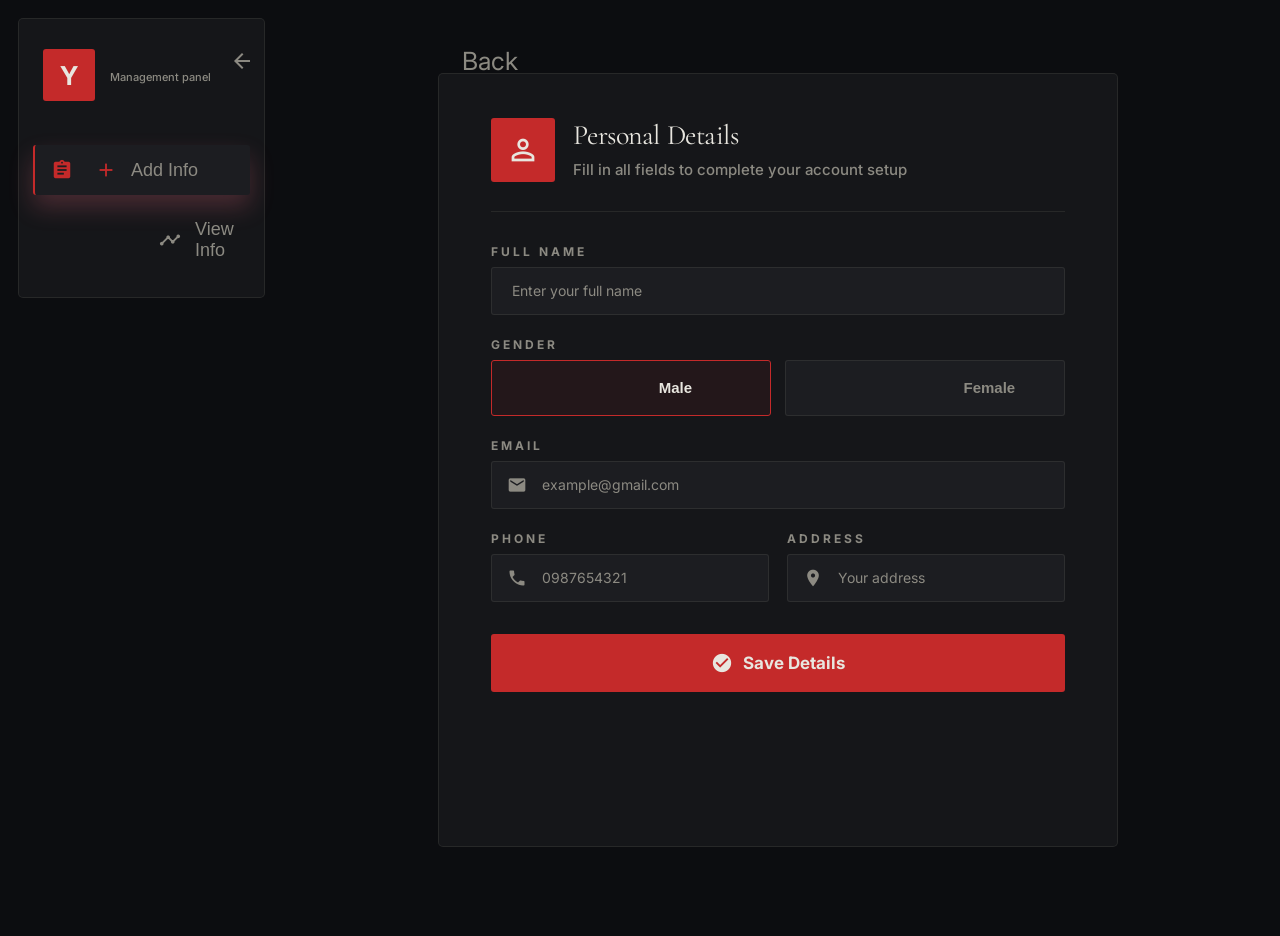
<file: src/users/detail_user/index.html>
﻿<!DOCTYPE html>
<html lang="en">
<head>
    <meta charset="UTF-8">
    <meta name="viewport" content="width=device-width, initial-scale=1.0">
    <link rel="stylesheet" href="https://fonts.googleapis.com/icon?family=Material+Icons">
    <link rel="preconnect" href="https://fonts.googleapis.com">
    <link rel="preconnect" href="https://fonts.gstatic.com" crossorigin>
    <link rel="stylesheet" href="https://fonts.googleapis.com/css2?family=Cormorant+Garamond:ital,wght@0,300;0,400;0,500;0,600;1,300;1,400&family=Inter:wght@400;500;600;700&display=swap">
    <link rel="stylesheet" href="../../style.css">
    <title>Detail User</title>
</head>
<body class="body_detail_user">
    <div class="setting_detail_user">
        <a href="../" title="Home">
            <div class="admin_brand">
                <div class="admin_brand_logo">Y</div>
                <div class="admin_brand_text">
                    <h1></h1>
                    <p>Management panel</p>
                </div>
            </div>
        </a>
        <a href="./" class="menu_admin_item menu_admin_item_active">
            <i class="material-icons">assignment_add</i>
            <span>Add Info</span>
        </a>
        <a href="./view.html" class="menu_admin_item">
            <i class="material-icons">view_timeline</i>
            <span>View Info</span>
        </a>
    </div>

    <div class="main_content_table">
        <div class="add_info_card">

            <div class="add_info_card_header">
                <div class="add_info_header_icon">
                    <i class="material-icons">person_outline</i>
                </div>
                <div>
                    <h2 class="add_info_form_title">Personal Details</h2>
                    <p class="add_info_form_sub">Fill in all fields to complete your account setup</p>
                </div>
            </div>

            <div class="info_detail_user add_info_body">
                <div class="add_info_field">
                    <label class="add_info_label">Full Name</label>
                    <input type="text" placeholder="Enter your full name" class="input_name add_info_input">
                </div>

                <div class="add_info_field">
                    <label class="add_info_label">Gender</label>
                    <div class="add_info_gender_row">
                        <label class="add_info_gender_opt">
                            <input type="radio" name="radio" value="male" class="male" checked>
                            <span class="add_info_gender_label">
                                <i class="material-icons">male</i>
                                Male
                            </span>
                        </label>
                        <label class="add_info_gender_opt">
                            <input type="radio" name="radio" value="female" class="female">
                            <span class="add_info_gender_label">
                                <i class="material-icons">female</i>
                                Female
                            </span>
                        </label>
                    </div>
                </div>

                <div class="add_info_field">
                    <label class="add_info_label">Email</label>
                    <div class="add_info_input_wrap">
                        <i class="material-icons add_info_input_icon">email</i>
                        <input type="text" placeholder="example@gmail.com" class="input_email add_info_input add_info_input_icon_pad">
                    </div>
                </div>

                <div class="add_info_row2">
                    <div class="add_info_field">
                        <label class="add_info_label">Phone</label>
                        <div class="add_info_input_wrap">
                            <i class="material-icons add_info_input_icon">phone</i>
                            <input type="tel" placeholder="0987654321" class="input_phone add_info_input add_info_input_icon_pad">
                        </div>
                    </div>
                    <div class="add_info_field">
                        <label class="add_info_label">Address</label>
                        <div class="add_info_input_wrap">
                            <i class="material-icons add_info_input_icon">location_on</i>
                            <input type="text" placeholder="Your address" class="input_address add_info_input add_info_input_icon_pad">
                        </div>
                    </div>
                </div>

                <div class="notify_add_success hidden_feature">
                    <i class="material-icons" style="color:#43a047;font-size:20px;">check_circle</i>
                    <span style="color:#43a047;font-family:var(--font_text);font-weight:700;">Details saved successfully!</span>
                </div>
            </div>

            <button class="add_info_submit_btn" onclick="add_details_user()">
                <i class="material-icons">check_circle</i>
                Save Details
            </button>

        </div>
    </div>

    <div class="buttom_back" onclick="back_page()">
        <span><i class="material-icons">arrow_back_ios_new</i></span>
        <button>Back</button>
    </div>

    <script src="../../main.js"></script>
</body>
</html>
</file>
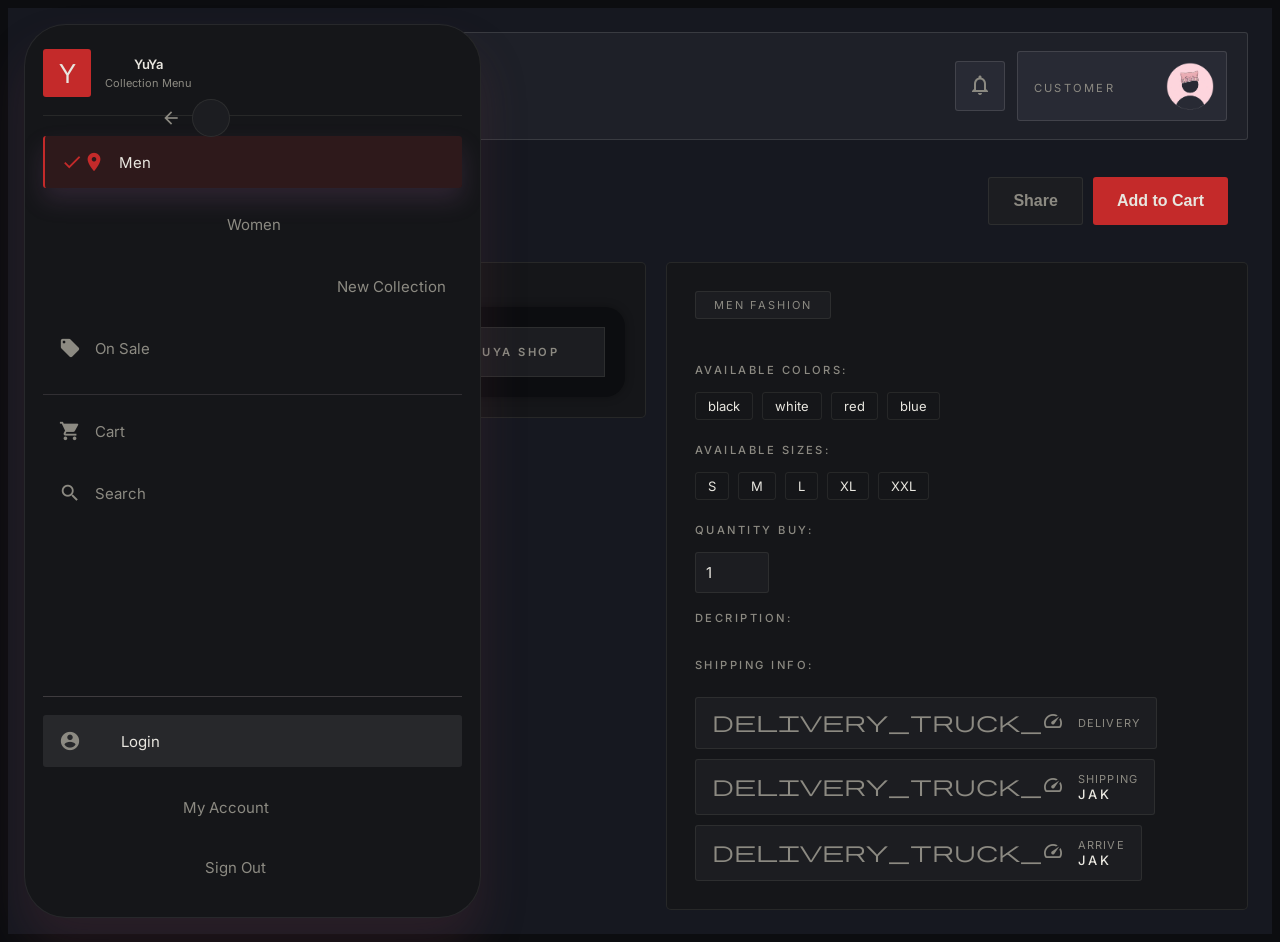
<file: src/users/items/index.html>
﻿<!DOCTYPE html>
<html lang="en">
<head>
    <meta charset="UTF-8">
    <meta name="viewport" content="width=device-width, initial-scale=1.0">
    <link rel="stylesheet" href="https://fonts.googleapis.com/icon?family=Material+Icons">
    <link rel="preconnect" href="https://fonts.googleapis.com">
    <link rel="preconnect" href="https://fonts.gstatic.com" crossorigin>
    <link rel="stylesheet" href="https://fonts.googleapis.com/css2?family=Cormorant+Garamond:ital,wght@0,300;0,400;0,500;0,600;1,300;1,400&family=Inter:wght@400;500;600;700&display=swap">
    <link rel="stylesheet" href="https://fonts.googleapis.com/css2?family=Material+Symbols+Outlined:opsz,wght,FILL,GRAD@24,400,0,0&icon_names=delivery_truck_speed" />
    <link rel="stylesheet" href="../../style.css">
    <title></title>
</head>
<body  class="body_men_page collection_theme_men">
    <div class="open_side_bar">
        <i class="material-icons open_icon">arrow_back_ios</i>
    </div>
    <div class="side_bar_menu">
        <a href="../">
            <div class="side_bar_brand">
                <div class="side_bar_brand_mark">Y</div>
                <div class="side_bar_brand_text">
                    <h3>YuYa</h3>
                    <span>Collection Menu</span>
                </div>
            </div>
        </a>
        <div class="side_bar_links">
            <a href="../men" class="side_bar_item side_bar_item_active_user">
                <i class="material-icons">checkroom</i>
                <span>Men</span>
            </a>
            <a href="../women/" class="side_bar_item">
                <i class="material-icons">diamond</i>
                <span>Women</span>
            </a>
            <a href="" class="side_bar_item">
                <i class="material-icons">auto_awesome</i>
                <span>New Collection</span>
            </a>
            <a href="" class="side_bar_item">
                <i class="material-icons">local_offer</i>
                <span>On Sale</span>
            </a>
        </div>
        <div class="side_bar_links side_bar_links_secondary">
            <a href="../cart/" class="side_bar_item">
                <span class="cart_icon_wrap">
                    <i class="material-icons">shopping_cart</i>
                    <span class="number_of_cart"></span>
                </span>
                <span>Cart</span>
            </a>
            <button type="button" class="side_bar_item side_bar_item_button">
                <i class="material-icons">search</i>
                <span>Search</span>
            </button>
        </div>
        <div class="side_bar_account">
            <div class="side_bar_item side_bar_item_account">
                <i class="material-icons">account_circle</i>
                <span class="my_account_side"></span>
            </div>
            <div class="side_bar_links side_bar_account_actions">
                <a href="../detail_user/">
                    <div class="side_bar_item">
                        <i class="material-icons">badge</i>
                        <span>My Account</span>
                    </div>
                </a>
                <div class="side_bar_item" onclick="sign_out()">
                    <i class="material-icons">logout</i>
                    <span>Sign Out</span>
                </div>
            </div>
        </div>
    </div>
    <div class="collection_shell">
        <div class="collection_dashboard">
            <div class="menu_title collection_topbar">
                <div class="cart_topbar_left">
                    <h2 class="cart_heading">Product</h2>
                </div>
                <div class="side_menu_right collection_actions">
                    <button type="button" class="collection_icon_button" aria-label="Notifications">
                        <i class="material-icons">notifications_none</i>
                    </button>
                    <div class="collection_profile_card">
                        <div>
                            <strong class="collection_profile_name"></strong>
                            <span class="collection_profile_role">CUSTOMER</span>
                        </div>
                        <img src="../../../asset/img/avata_img.png" alt="Profile">
                    </div>
                </div>
            </div>
            <div class="feature_item">
                <div class="item_back_link" onclick="back_item()">
                    <i class="material-icons">arrow_back</i>
                    <span>Product Details</span>
                </div>
                <div class="buttom_item">
                    <button>Share</button>
                    <button onclick="add_item_cart()">Add to Cart</button>
                </div>
            </div>
            <div class="details_item">
                <div class="info_img_item">
                    <div class="main_img_item">
                        
                    </div>
                    <div class="sub_img_item">
                    </div>
                    <div class="info_area">
                        <table>
                            <tr>
                                <th colspan="2"><div><i class="material-icons">storefront</i>Yuya Shop</div></th>
                            </tr>
                            <tr class="area_item">
                            </tr>
                        </table>
                    </div>
                </div>
                <div class="info_content_item">
                    <button>Men Fashion</button>
                    <div class="detail_info_item">
                        <h2 class="name_item"></h2>
                        <h3 class="price_item"></h3>
                        <div>
                            <h4>Available Colors:</h4>
                            <span1>black</span1>
                            <span1>white</span1>
                            <span1>red</span1>
                            <span1>blue</span1>
                        </div>
                        <div>
                            <h4>Available Sizes:</h4>
                            <span1>S</span1>
                            <span1>M</span1>
                            <span1>L</span1>
                            <span1>XL</span1>
                            <span1>XXL</span1>
                        </div>
                        <div>
                            <h4>Quantity Buy:</h4>
                            <input type="number" id="quantity_buy" value="1">
                        </div>
                        <div>
                            <h4>Decription:</h4>
                            <p class="decription_item">
                            </p>
                        </div>
                        <div>
                            <h4>Shipping Info:</h4>
                            <div class="item_shipping">
                                <div>
                                    <span class="material-symbols-outlined">delivery_truck_speed</span>
                                </div>
                                <div>
                                    <span2>Delivery</span2>
                                    <h4 class="delivery_items"></h4>
                                </div>
                            </div>
                            <div class="item_shipping">
                                <div>
                                    <span class="material-symbols-outlined">delivery_truck_speed</span>
                                </div>
                                <div>
                                    <span2>Shipping</span2>
                                    <h4>Jak</h4>
                                </div>
                            </div>
                            <div class="item_shipping">
                                <div>
                                    <span class="material-symbols-outlined">delivery_truck_speed</span>
                                </div>
                                <div>
                                    <span2>Arrive</span2>
                                    <h4 class="arrive_items">Jak</h4>
                                </div>
                            </div>
                        </div>
                    </div>
                </div>
            </div>
        </div>
    </div>
    <script src="../../main.js"></script>
    <script src="../user.js"></script>
    <!-- <script src="../page_title_user.js"></script> -->
    <script src="./item.js"></script>
</body>
</html>
</file>
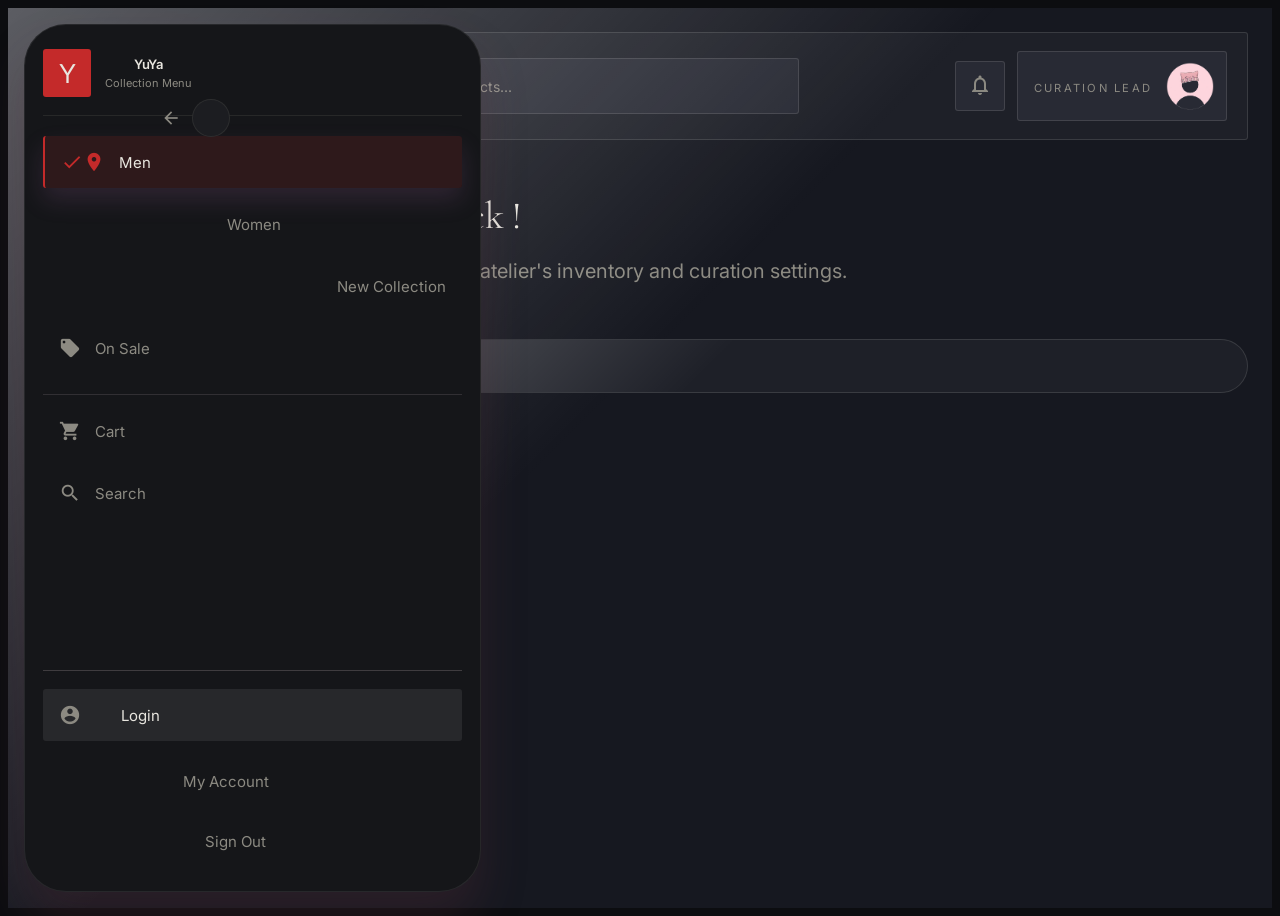
<file: src/users/men/index.html>
﻿<!DOCTYPE html>
<html lang="en">
<head>
    <meta charset="UTF-8">
    <meta name="viewport" content="width=device-width, initial-scale=1.0">
    <link rel="stylesheet" href="https://fonts.googleapis.com/icon?family=Material+Icons">
    <link rel="preconnect" href="https://fonts.googleapis.com">
    <link rel="preconnect" href="https://fonts.gstatic.com" crossorigin>
    <link rel="stylesheet" href="https://fonts.googleapis.com/css2?family=Cormorant+Garamond:ital,wght@0,300;0,400;0,500;0,600;1,300;1,400&family=Inter:wght@400;500;600;700&display=swap">
    <link rel="stylesheet" href="../../style.css">
    <title>Men</title>
</head>
<body id="body_men_page" class="body_men_page collection_theme_men">
    <div class="open_side_bar">
        <i class="material-icons open_icon">arrow_back_ios</i>
    </div>
    <div class="side_bar_menu">
        <a href="../">
            <div class="side_bar_brand">
                <div class="side_bar_brand_mark">Y</div>
                <div class="side_bar_brand_text">
                    <h3>YuYa</h3>
                    <span>Collection Menu</span>
                </div>
            </div>
        </a>
        <div class="side_bar_links">
            <a href="./" class="side_bar_item side_bar_item_active_user">
                <i class="material-icons">checkroom</i>
                <span>Men</span>
            </a>
            <a href="../women/" class="side_bar_item">
                <i class="material-icons">diamond</i>
                <span>Women</span>
            </a>
            <a href="" class="side_bar_item">
                <i class="material-icons">auto_awesome</i>
                <span>New Collection</span>
            </a>
            <a href="" class="side_bar_item">
                <i class="material-icons">local_offer</i>
                <span>On Sale</span>
            </a>
        </div>
        <div class="side_bar_links side_bar_links_secondary">
            <a href="../cart/" class="side_bar_item">
                <span class="cart_icon_wrap">
                    <i class="material-icons">shopping_cart</i>
                    <span class="number_of_cart"></span>
                </span>
                <span>Cart</span>
            </a>
            <button type="button" class="side_bar_item side_bar_item_button">
                <i class="material-icons">search</i>
                <span>Search</span>
            </button>
        </div>
        <div class="side_bar_account">
            <div class="side_bar_item side_bar_item_account">
                <i class="material-icons">account_circle</i>
                <span class="my_account_side"></span>
            </div>
            <div class="side_bar_links side_bar_account_actions">
                <a href="../detail_user/">
                    <div class="side_bar_item">
                        <i class="material-icons">badge</i>
                        <span>My Account</span>
                    </div>
                </a>
                <div class="side_bar_item" onclick="sign_out()">
                    <i class="material-icons">logout</i>
                    <span>Sign Out</span>
                </div>
            </div>
        </div>
    </div>

    <div class="collection_shell">
        <div class="collection_dashboard">
            <div class="menu_title collection_topbar">
                <label class="buttom_search collection_search">
                    <i class="material-icons">search</i>
                    <input type="text" class="collection_search_input" placeholder="Search curated products...">
                </label>
                <div class="side_menu_right collection_actions">
                    <button type="button" class="collection_icon_button" aria-label="Notifications">
                        <i class="material-icons">notifications_none</i>
                    </button>
                    <div class="collection_profile_card">
                        <div>
                            <strong class="collection_profile_name"></strong>
                            <span class="collection_profile_role">CURATION LEAD</span>
                        </div>
                        <img src="../../../asset/img/avata_img.png" alt="Profile">
                    </div>
                </div>
            </div>

            <div class="title_page_men collection_heading">
                <h2></h2>
                <span>Manage your digital atelier's inventory and curation settings.</span>
            </div>

            <div class="collection_catalog_card">
                <div class="js-collection-inventory collection_inventory"></div>
            </div>
        </div>
    </div>

    <script src="../../main.js"></script>
    <script src="../user.js"></script>
    <script src="../page_title_user.js"></script>
</body>
</html>
</file>
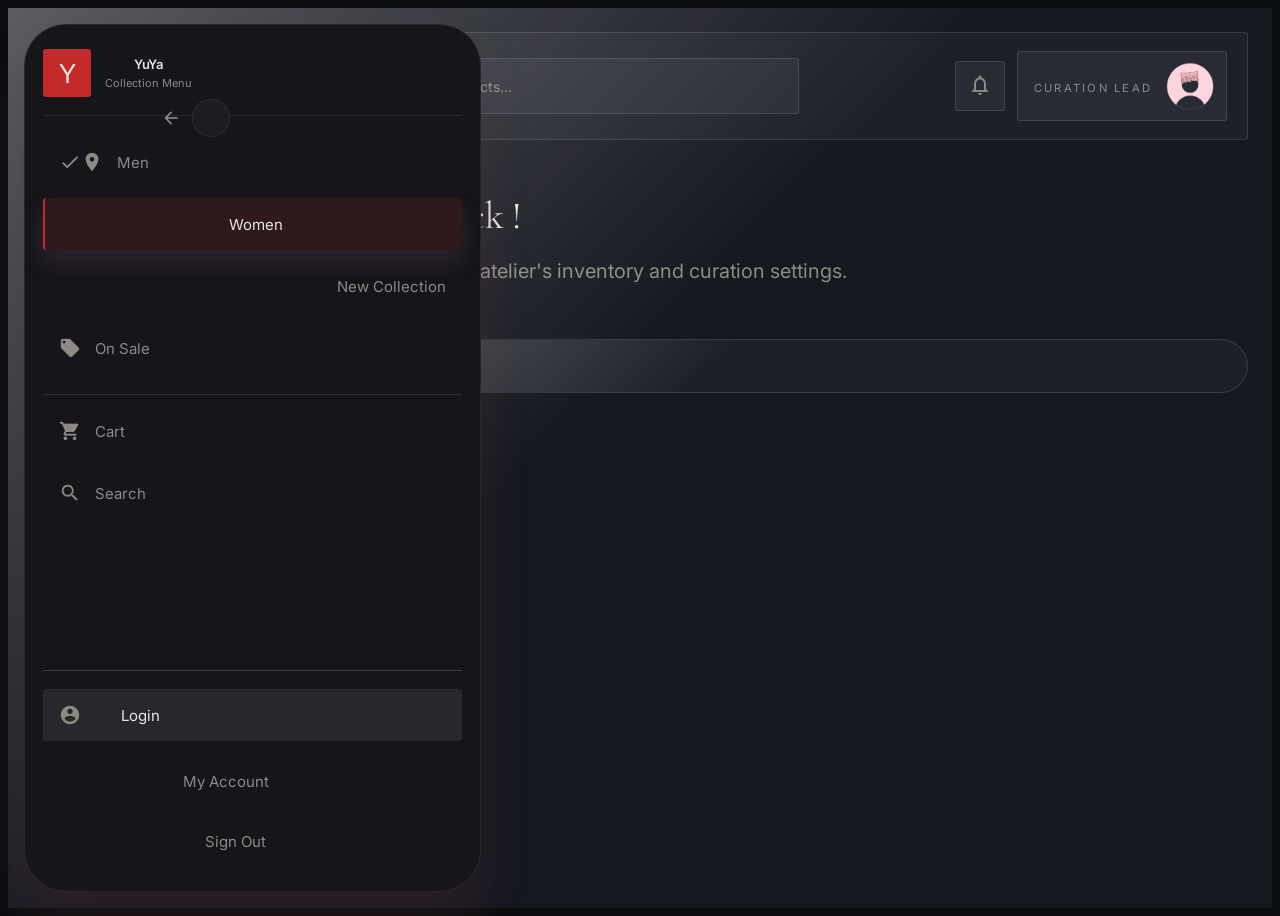
<file: src/users/women/index.html>
﻿<!DOCTYPE html>
<html lang="en">
<head>
    <meta charset="UTF-8">
    <meta name="viewport" content="width=device-width, initial-scale=1.0">
    <link rel="stylesheet" href="https://fonts.googleapis.com/icon?family=Material+Icons">
    <link rel="preconnect" href="https://fonts.googleapis.com">
    <link rel="preconnect" href="https://fonts.gstatic.com" crossorigin>
    <link rel="stylesheet" href="https://fonts.googleapis.com/css2?family=Cormorant+Garamond:ital,wght@0,300;0,400;0,500;0,600;1,300;1,400&family=Inter:wght@400;500;600;700&display=swap">
    <link rel="stylesheet" href="../../style.css">
    <title>Women</title>
</head>
<body id="body_men_page" class="body_men_page collection_theme_men">
    <div class="open_side_bar">
        <i class="material-icons open_icon">arrow_back_ios</i>
    </div>
    <div class="side_bar_menu">
        <a href="../">
            <div class="side_bar_brand">
                <div class="side_bar_brand_mark">Y</div>
                <div class="side_bar_brand_text">
                    <h3>YuYa</h3>
                    <span>Collection Menu</span>
                </div>
            </div>
        </a>
        <div class="side_bar_links">
            <a href="../men/" class="side_bar_item ">
                <i class="material-icons">checkroom</i>
                <span>Men</span>
            </a>
            <a href="./" class="side_bar_item side_bar_item_active_user">
                <i class="material-icons">diamond</i>
                <span>Women</span>
            </a>
            <a href="" class="side_bar_item">
                <i class="material-icons">auto_awesome</i>
                <span>New Collection</span>
            </a>
            <a href="" class="side_bar_item">
                <i class="material-icons">local_offer</i>
                <span>On Sale</span>
            </a>
        </div>
        <div class="side_bar_links side_bar_links_secondary">
            <a href="../cart/" class="side_bar_item">
                <span class="cart_icon_wrap">
                    <i class="material-icons">shopping_cart</i>
                    <span class="number_of_cart"></span>
                </span>
                <span>Cart</span>
            </a>
            <button type="button" class="side_bar_item side_bar_item_button">
                <i class="material-icons">search</i>
                <span>Search</span>
            </button>
        </div>
        <div class="side_bar_account">
            <div class="side_bar_item side_bar_item_account">
                <i class="material-icons">account_circle</i>
                <span class="my_account_side"></span>
            </div>
            <div class="side_bar_links side_bar_account_actions">
                <a href="../detail_user/">
                    <div class="side_bar_item">
                        <i class="material-icons">badge</i>
                        <span>My Account</span>
                    </div>
                </a>
                <div class="side_bar_item" onclick="sign_out()">
                    <i class="material-icons">logout</i>
                    <span>Sign Out</span>
                </div>
            </div>
        </div>
    </div>

    <div class="collection_shell">
        <div class="collection_dashboard">
            <div class="menu_title collection_topbar">
                <label class="buttom_search collection_search">
                    <i class="material-icons">search</i>
                    <input type="text" class="collection_search_input" placeholder="Search curated products...">
                </label>
                <div class="side_menu_right collection_actions">
                    <button type="button" class="collection_icon_button" aria-label="Notifications">
                        <i class="material-icons">notifications_none</i>
                    </button>
                    <div class="collection_profile_card">
                        <div>
                            <strong class="collection_profile_name"></strong>
                            <span class="collection_profile_role">CURATION LEAD</span>
                        </div>
                        <img src="../../../asset/img/avata_img.png" alt="Profile">
                    </div>
                </div>
            </div>

            <div class="title_page_men collection_heading">
                <h2></h2>
                <span>Manage your digital atelier's inventory and curation settings.</span>
            </div>

            <div class="collection_catalog_card">
                <div class="js-collection-inventory collection_inventory"></div>
            </div>
        </div>
    </div>

    <script src="../../main.js"></script>
    <script src="../user.js"></script>
    <script src="../page_title_user.js"></script>
</body>
</html>
</file>
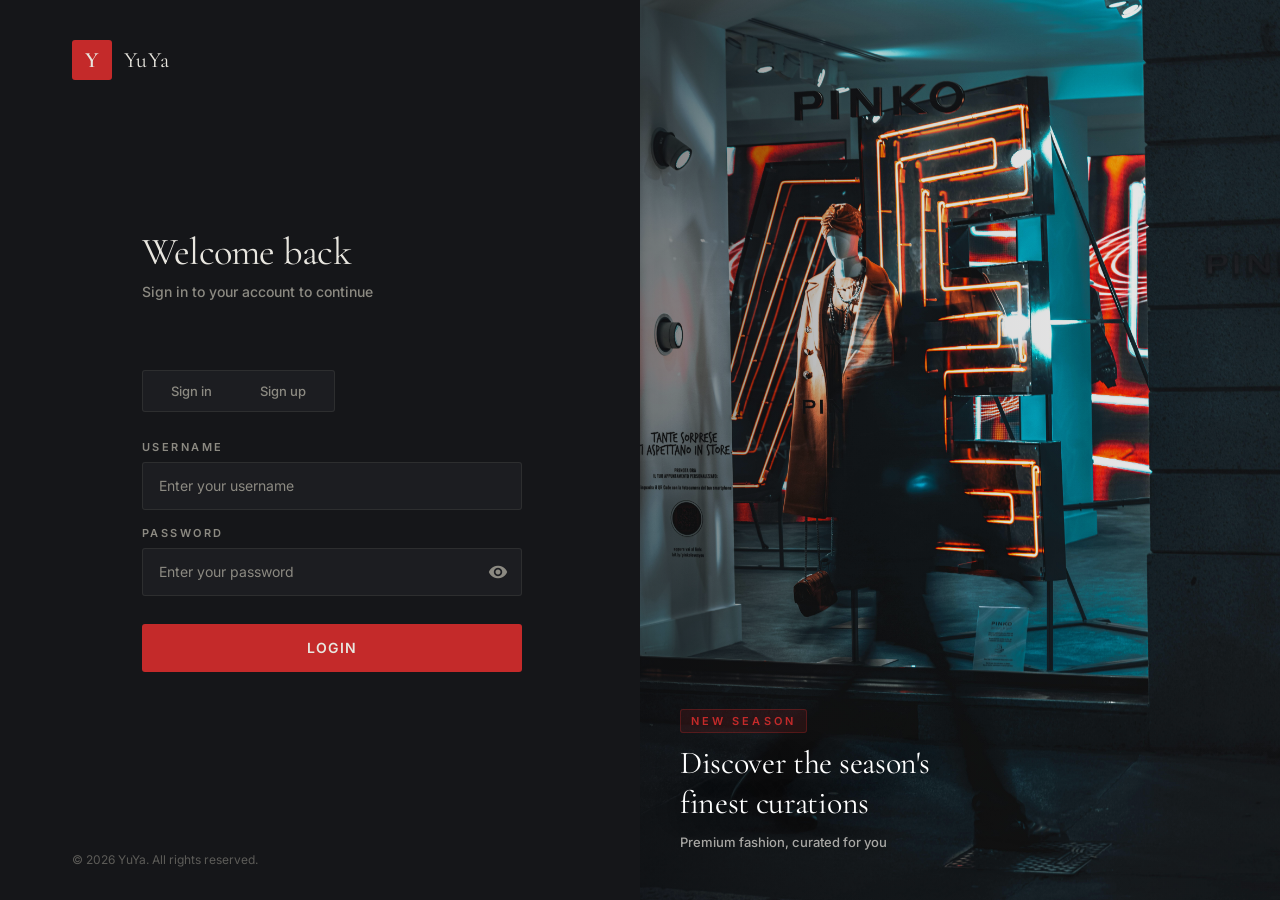
<file: src/admin/products/img/index.html>
﻿<!DOCTYPE html>
<html lang="en">
<head>
    <meta charset="UTF-8">
    <meta name="viewport" content="width=device-width, initial-scale=1.0">
    <link rel="stylesheet" href="https://fonts.googleapis.com/icon?family=Material+Icons">
    <link rel="preconnect" href="https://fonts.googleapis.com">
    <link rel="preconnect" href="https://fonts.gstatic.com" crossorigin>
    <link rel="stylesheet" href="https://fonts.googleapis.com/css2?family=Cormorant+Garamond:ital,wght@0,300;0,400;0,500;0,600;1,300;1,400&family=Inter:wght@400;500;600;700&display=swap">
    <link rel="stylesheet" href="../../../style.css">
    <title>Image Products</title>
</head>
<body class="image_management_page">
    <div class="image_page_shell">
        <div class="image_page_header">
            <div class="image_page_hidden_brand admin_brand_text">
                <h1></h1>
                <p>Management panel</p>
            </div>

            <a href="../" class="image_back_link">
                <i class="material-icons">arrow_back</i>
                <span>Back To Products</span>
            </a>

            <div class="image_page_heading">
                <h1>Product Images</h1>
                <div class="image_page_breadcrumb">
                    <span>Product Management</span>
                    <i class="material-icons">chevron_right</i>
                    <span>Images</span>
                </div>
            </div>

            <div class="image_page_meta">
                <div class="image_page_meta_item">
                    <span>Product ID</span>
                    <b id="image_product_id">-</b>
                </div>
                <div class="image_page_meta_item">
                    <span>Product Name</span>
                    <b id="image_product_name">-</b>
                </div>
                <div class="image_page_meta_item">
                    <span>Total Images</span>
                    <b id="image_total">0</b>
                </div>
            </div>
        </div>

        <div class="image_page_form_card">
            <div class="feature_image_product">
                <input type="text" id="input_image_products" placeholder="Image Name">
                <input type="file" id="file_image">
                <button onclick="add_image()" class="image_save_button">Save Image</button>
            </div>
        </div>

        <div class="image_table_card">
            <div class="image_table_scroll">
                <table class="table_image">
                    <tr>
                        <th>ID</th>
                        <th>Image Name</th>
                        <th>Image Path</th>
                        <th>Product ID</th>
                        <th>Product Name</th>
                        <th>Action</th>
                    </tr>
                </table>
            </div>
        </div>
    </div>
    <script src="../../../main.js"></script>
    <script src="./img.js"></script>
</body>
</html>
</file>
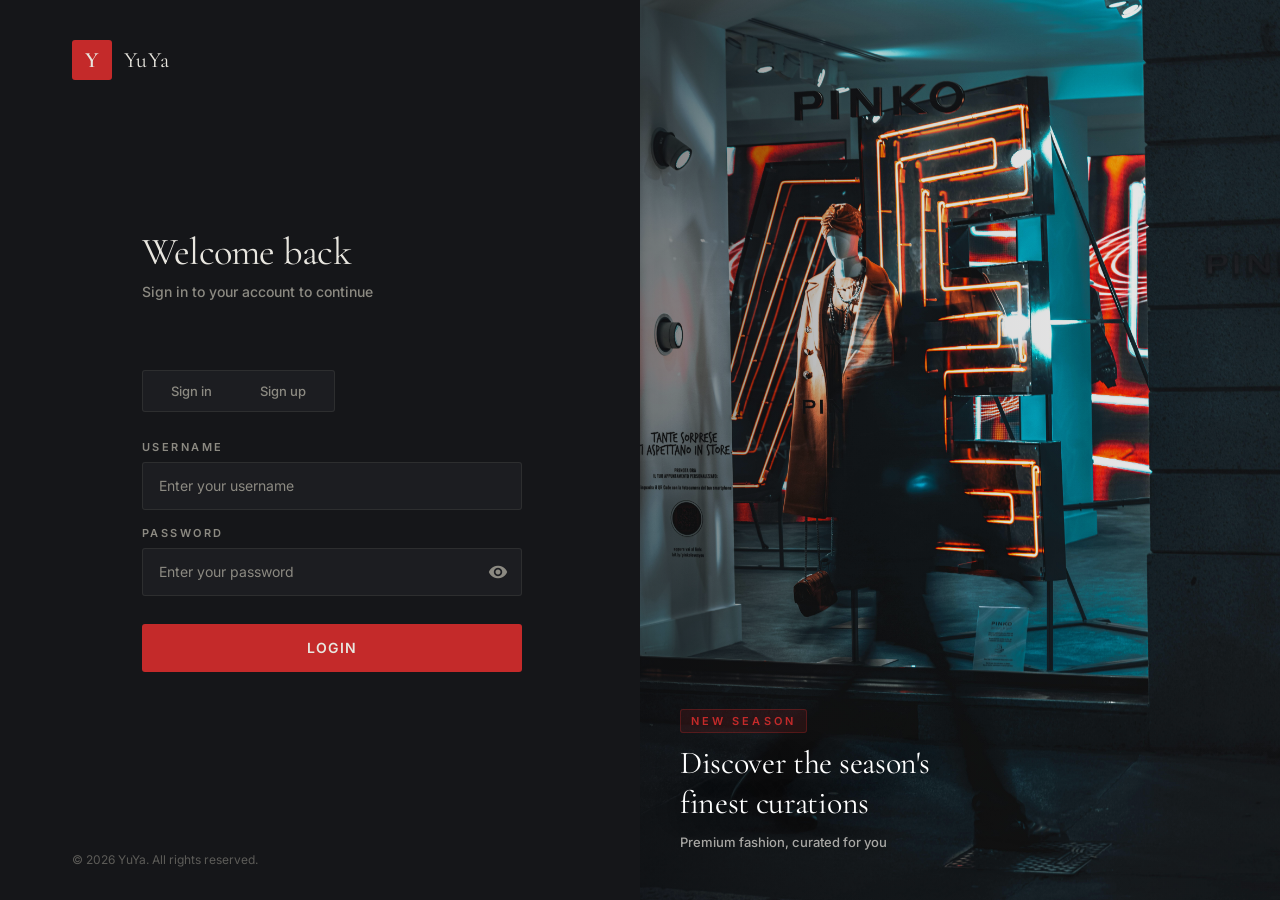
<file: src/admin/products/types/index.html>
﻿<!DOCTYPE html>
<html lang="en">
<head>
    <meta charset="UTF-8">
    <meta name="viewport" content="width=device-width, initial-scale=1.0">
    <link rel="stylesheet" href="https://fonts.googleapis.com/icon?family=Material+Icons">
    <link rel="preconnect" href="https://fonts.googleapis.com">
    <link rel="preconnect" href="https://fonts.gstatic.com" crossorigin>
    <link rel="stylesheet" href="https://fonts.googleapis.com/css2?family=Cormorant+Garamond:ital,wght@0,300;0,400;0,500;0,600;1,300;1,400&family=Inter:wght@400;500;600;700&display=swap">
    <link rel="stylesheet" href="../../../style.css">
    <title>Product Types</title>
</head>
<body class="body_types_product" onclick="off_open_setting()">
    <div class="types_product_page">

        <div class="types_product_header admin_surface">
            <div class="types_product_title">
                <a href="../" class="types_back_link">
                    <i class="material-icons">arrow_back</i>
                    <span>Back to Products</span>
                </a>
                <div>
                    <h1>Product Types</h1>
                    <div class="admin_breadcrumb">
                        <span>Products</span>
                        <i class="material-icons">chevron_right</i>
                        <span>Types</span>
                    </div>
                </div>
            </div>
            <button class="admin_add_button" onclick="open_modal_types()">
                <i class="material-icons">add</i>
                <span>Add Type</span>
            </button>
        </div>

        <div class="info_table_admin admin_surface">
            <table class="table_admin table_type_product_info">
                <tr>
                    <th>ID</th>
                    <th>Type Name</th>
                    <th>Description</th>
                    <th>Action</th>
                </tr>
            </table>
        </div>

    </div>

    <!-- ── Modal: Add / Edit Type ── -->
    <div class="admin_modal_overlay" id="modal_types">
        <div class="admin_modal">
            <div class="admin_modal_header">
                <h3>
                    <i class="material-icons">tune</i>
                    Type Information
                </h3>
                <button class="admin_modal_close" onclick="close_modal_types()">
                    <i class="material-icons">close</i>
                </button>
            </div>
            <div class="admin_modal_body" id="feature_types">
                <div class="admin_modal_field">
                    <label class="admin_modal_label">Type Name</label>
                    <input type="text" id="input_name_type_product" placeholder="e.g. Men, Women, Kids…">
                </div>
                <div class="admin_modal_field">
                    <label class="admin_modal_label">Description</label>
                    <textarea id="decription_product" placeholder="Describe this product type…"></textarea>
                </div>
            </div>
            <div class="admin_modal_footer">
                <button class="admin_modal_cancel" onclick="close_modal_types()">Cancel</button>
                <button class="admin_modal_save" onclick="save_and_close_types()">Save Type</button>
            </div>
        </div>
    </div>

    <script src="../../../main.js"></script>
    <script src="./types.js"></script>
    <script>
        function open_modal_types() {
            document.getElementById('modal_types').classList.add('modal_active');
        }
        function close_modal_types() {
            document.getElementById('modal_types').classList.remove('modal_active');
            document.getElementById('input_name_type_product').value = '';
            document.getElementById('decription_product').value = '';
            check_edit_types = -1;
        }
        function save_and_close_types() {
            add_type_product();
            if (document.getElementById('input_name_type_product').value === '') close_modal_types();
        }
        const _orig_edit_types = window.edit_types;
        window.edit_types = function(id) {
            _orig_edit_types(id);
            open_modal_types();
        };
    </script>
</body>
</html>
</file>
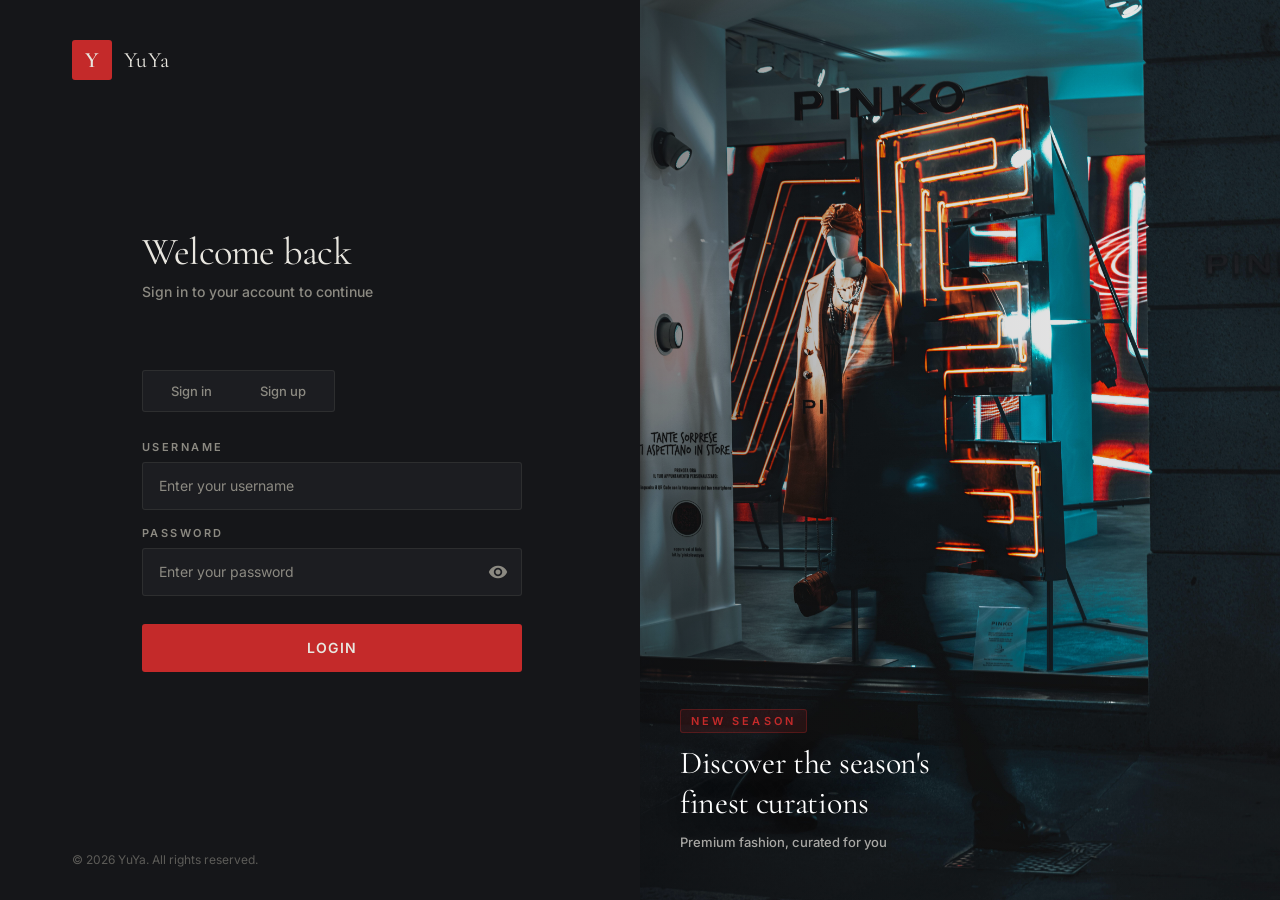
<file: src/admin/admin_info/view.html>
﻿<!DOCTYPE html>
<html lang="en">
<head>
    <meta charset="UTF-8">
    <meta name="viewport" content="width=device-width, initial-scale=1.0">
    <link rel="stylesheet" href="https://fonts.googleapis.com/icon?family=Material+Icons">
    <link rel="preconnect" href="https://fonts.googleapis.com">
    <link rel="preconnect" href="https://fonts.gstatic.com" crossorigin>
    <link rel="stylesheet"
        href="https://fonts.googleapis.com/css2?family=Cormorant+Garamond:ital,wght@0,300;0,400;0,500;0,600;1,300;1,400&family=Inter:wght@400;500;600;700&display=swap">
    <link rel="stylesheet" href="../../style.css">
    <title>View Admin Info</title>
</head>
<body id="body_admin">
    <div id="menu_page_admin">
        <a href="../" title="Home">
            <div class="admin_brand">
                <div class="admin_brand_logo">Y</div>
                <div class="admin_brand_text">
                    <h1></h1>
                    <p>Management panel</p>
                </div>
            </div>
        </a>
        <a href="../" class="menu_admin_item">
            <i class="material-icons">group</i>
            <span>Users</span>
        </a>
        <a href="../roles/" class="menu_admin_item">
            <i class="material-icons">settings_accessibility</i>
            <span>Roles</span>
        </a>
        <a href="./view.html" class="menu_admin_item menu_admin_item_active">
            <i class="material-icons">badge</i>
            <span>View Admin Info</span>
        </a>
        <a href="../details_user/" class="menu_admin_item">
            <i class="material-icons">manage_accounts</i>
            <span>User Managerment</span>
        </a>
        <a href="../products/" class="menu_admin_item">
            <i class="material-icons">category</i>
            <span>Product </span>
        </a>
    </div>
    <div id="content_page_admin">
        <div class="title_page_admin admin_surface">
            <div>
                <h1>Admin Info</h1>
                <div class="admin_breadcrumb">
                    <span>Members</span>
                    <i class="material-icons">chevron_right</i>
                    <span>View Admin Info</span>
                </div>
            </div>
            <button type="button" class="buttom_sign_out" onclick="sign_out()">
                <i class="material-icons">logout</i>
                <span>Sign out</span>
            </button>
        </div>
        <div class="admin_surface" style="display:flex;align-items:center;padding:14px 22px;">
            <button class="admin_add_button" onclick="open_modal_admin_info()">
                <i class="material-icons">edit</i>
                <span>Edit Info</span>
            </button>
        </div>
        <div class="admin_surface admin_panel">
            <div class="title_name" style="display:flex; align-items:center; gap:18px;">
                <img src="../../../asset/img/avata_img.png" alt=""
                    style="width:96px; height:96px; border-radius:28px; object-fit:cover; box-shadow:0 12px 24px rgba(240,107,131,0.18);">
                <div style="display:flex; flex-direction:column; gap:8px;">
                    <h2 style="margin:0; font-family:var(--font_text); color:#8d4f58; font-size:32px;">Admin</h2>
                    <span style="font-family:var(--font_text); color:#ab7f86; font-size:18px;">admin@gmail.com</span>
                </div>
            </div>
        </div>
        <div class="info_table_admin admin_surface">
            <table class="table_details_user">
                <tr>
                    <th width="30%">Field</th>
                    <th>Value</th>
                </tr>
            </table>
        </div>
        <div class="info_detail_user" style="display:none;"></div>
    </div>
    <!-- Modal: Edit Admin Info -->
    <div class="admin_modal_overlay" id="modal_admin_info">
        <div class="admin_modal">
            <div class="admin_modal_header">
                <h3>
                    <i class="material-icons">badge</i>
                    Admin Info
                </h3>
                <button class="admin_modal_close" onclick="close_modal_admin_info()">
                    <i class="material-icons">close</i>
                </button>
            </div>
            <div class="admin_modal_body info_detail_user">
                <div class="admin_modal_grid">
                    <div class="admin_modal_field">
                        <label class="admin_modal_label">Name</label>
                        <input type="text" placeholder="Full name" class="input_name">
                    </div>
                    <div class="admin_modal_field">
                        <label class="admin_modal_label">Gender</label>
                        <div class="admin_modal_gender">
                            <input type="radio" name="radio" value="male" class="male" checked>
                            <span>Male</span>
                            <input type="radio" name="radio" value="female" class="female">
                            <span>Female</span>
                        </div>
                    </div>
                    <div class="admin_modal_field">
                        <label class="admin_modal_label">Email</label>
                        <input type="email" placeholder="@gmail.com" class="input_email">
                    </div>
                    <div class="admin_modal_field">
                        <label class="admin_modal_label">Phone</label>
                        <input type="tel" placeholder="0987654321" class="input_phone">
                    </div>
                    <div class="admin_modal_field admin_modal_field_full">
                        <label class="admin_modal_label">Address</label>
                        <input type="text" placeholder="Address" class="input_address">
                    </div>
                </div>
                <div class="notify_add_success hidden_feature" style="margin-top:8px;">
                    <span style="color:rgb(55,209,55);font-family:var(--font_text);font-weight:700;">Saved successfully.</span>
                </div>
            </div>
            <div class="admin_modal_footer">
                <button class="admin_modal_cancel" onclick="close_modal_admin_info()">Cancel</button>
                <button class="admin_modal_save" onclick="save_and_close_admin_info()">Save Info</button>
            </div>
        </div>
    </div>

    <script src="../../main.js"></script>
    <script src="./view.js"></script>
    <script>
        function open_modal_admin_info() {
            const current = details_user.find(t => t.id == user.detail_user_id);
            if (current) {
                input_name.value = current.name;
                input_email.value = current.email;
                input_phone.value = current.phone;
                input_address.value = current.address;
                if (current.gender === 'Male') male.checked = true;
                else female.checked = true;
                check_edit_details_user = current.id;
            } else {
                check_edit_details_user = -1;
            }
            document.getElementById('modal_admin_info').classList.add('modal_active');
        }
        function close_modal_admin_info() {
            document.getElementById('modal_admin_info').classList.remove('modal_active');
            input_name.value = '';
            input_email.value = '';
            input_phone.value = '';
            input_address.value = '';
            male.checked = true;
            check_edit_details_user = -1;
        }
        function save_and_close_admin_info() {
            add_details_user();
            if (input_name.value === '') {
                close_modal_admin_info();
                reload_page();
            }
        }
    </script>
</body>

</html>
</file>
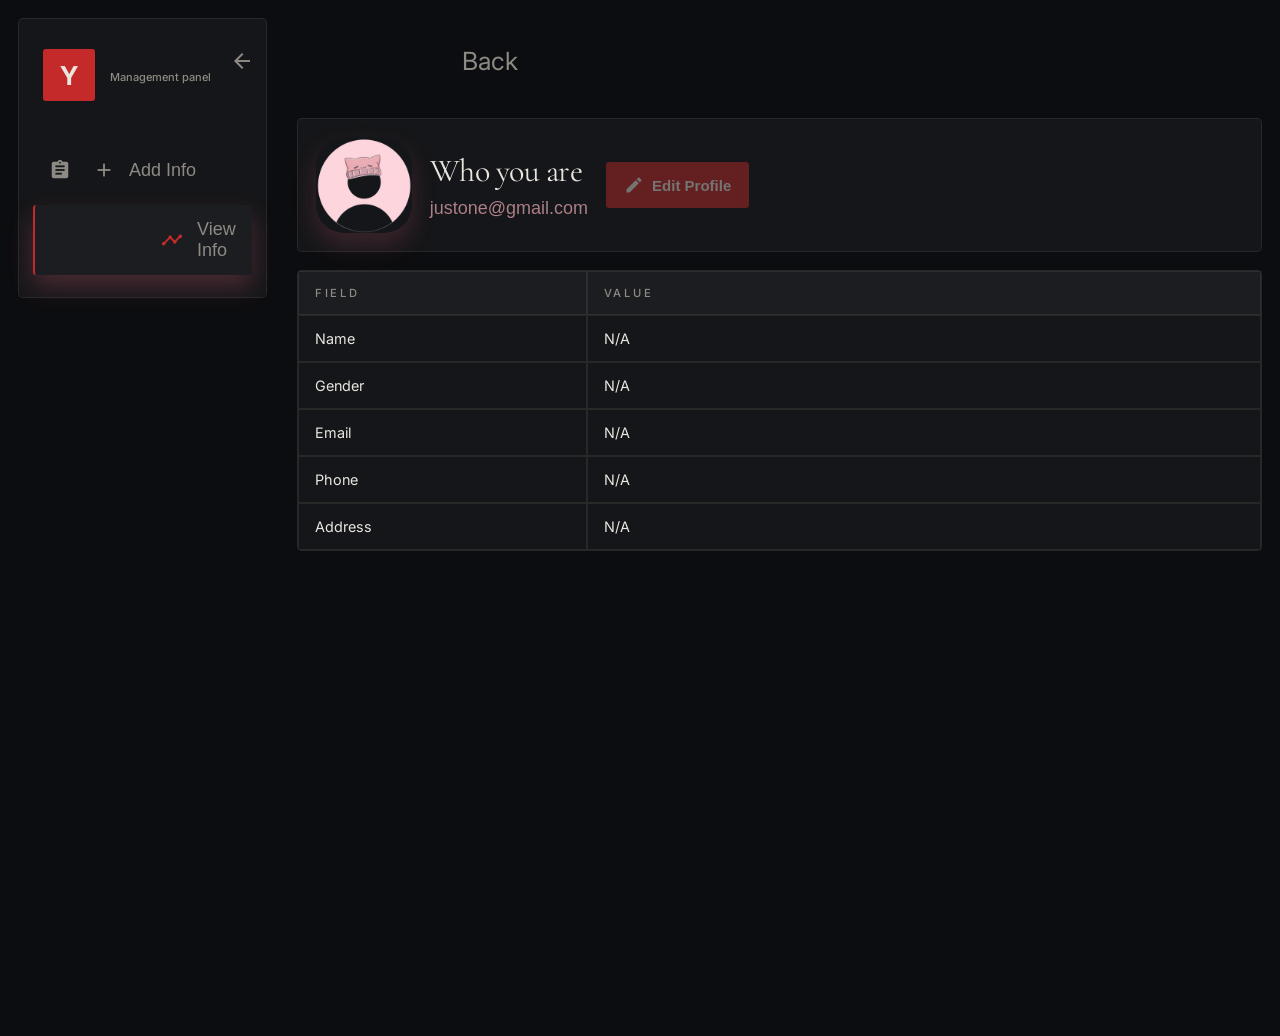
<file: src/users/detail_user/view.html>
﻿<!DOCTYPE html>
<html lang="en">
<head>
    <meta charset="UTF-8">
    <meta name="viewport" content="width=device-width, initial-scale=1.0">
    <link rel="stylesheet" href="https://fonts.googleapis.com/icon?family=Material+Icons">
    <link rel="preconnect" href="https://fonts.googleapis.com">
    <link rel="preconnect" href="https://fonts.gstatic.com" crossorigin>
    <link rel="stylesheet" href="https://fonts.googleapis.com/css2?family=Cormorant+Garamond:ital,wght@0,300;0,400;0,500;0,600;1,300;1,400&family=Inter:wght@400;500;600;700&display=swap">
    <link rel="stylesheet" href="../../style.css">
    <title>View Info User</title>
</head>
<body class="body_detail_user">
    <div class="setting_detail_user">
        <a href="../">
            <div class="admin_brand">
                <div class="admin_brand_logo">Y</div>
                <div class="admin_brand_text">
                    <h1></h1>
                    <p>Management panel</p>
                </div>
            </div>
        </a>
        <a href="./" class="menu_admin_item">
            <i class="material-icons">assignment_add</i>
            <span>Add Info</span>
        </a>
        <a href="./view.html" class="menu_admin_item menu_admin_item_active">
            <i class="material-icons">view_timeline</i>
            <span>View Info</span>
        </a>
    </div>

    <div class="user_view_dashboard">
        <div class="admin_surface admin_panel">
            <div class="title_name" style="display:flex; align-items:center; justify-content:space-between; gap:18px;"></div>
        </div>
        <div class="info_table_admin admin_surface">
            <table class="table_details_user">
                <tr>
                    <th width="30%">Field</th>
                    <th>Value</th>
                </tr>
            </table>
        </div>
    </div>

    <div class="buttom_back" onclick="back_page()">
        <span><i class="material-icons">arrow_back_ios_new</i></span>
        <button>Back</button>
    </div>

    <!-- stubs required by main.js -->
    <span class="notify_add_success hidden_feature" style="display:none"></span>

    <!-- Edit Profile Modal -->
    <div class="admin_modal_overlay" id="modal_edit_user">
        <div class="admin_modal">
            <div class="admin_modal_header">
                <h3>
                    <i class="material-icons">manage_accounts</i>
                    Edit Profile
                </h3>
                <button class="admin_modal_close" onclick="close_edit_modal()">
                    <i class="material-icons">close</i>
                </button>
            </div>
            <div class="admin_modal_body info_detail_user">
                <div class="admin_modal_field">
                    <label class="admin_modal_label">Full Name</label>
                    <input type="text" class="input_name" placeholder="Full name">
                </div>
                <div class="admin_modal_field">
                    <label class="admin_modal_label">Gender</label>
                    <div class="detail_user_gender_row">
                        <label class="gender_option">
                            <input type="radio" name="gender_edit" class="male">
                            <span>Male</span>
                        </label>
                        <label class="gender_option">
                            <input type="radio" name="gender_edit" class="female">
                            <span>Female</span>
                        </label>
                    </div>
                </div>
                <div class="admin_modal_field">
                    <label class="admin_modal_label">Email</label>
                    <input type="text" class="input_email" placeholder="example@gmail.com">
                </div>
                <div class="admin_modal_field">
                    <label class="admin_modal_label">Phone</label>
                    <input type="tel" class="input_phone" placeholder="0987654321">
                </div>
                <div class="admin_modal_field">
                    <label class="admin_modal_label">Address</label>
                    <input type="text" class="input_address" placeholder="Your address">
                </div>
            </div>
            <div class="admin_modal_footer">
                <button class="admin_modal_cancel" onclick="close_edit_modal()">Cancel</button>
                <button class="admin_modal_save" onclick="save_edit_user()">
                    Save Changes
                </button>
            </div>
        </div>
    </div>

    <script src="../../main.js"></script>
    <script>
        const table_info_user = document.querySelector(".table_details_user");
        const title_name = document.querySelector(".title_name");
        let check_info_user = details_user.find(task => task.id == user.detail_user_id);

        function reload_page() {
            check_info_user = details_user.find(task => task.id == user.detail_user_id);
            const hasInfo = !!check_info_user;

            title_name.innerHTML = `
                <div style="display:flex; align-items:center; gap:18px;">
                    <img src="../../../asset/img/avata_img.png" alt=""
                         style="width:96px; height:96px; border-radius:28px; object-fit:cover;
                                box-shadow:0 12px 24px rgba(240,107,131,0.18);">
                    <div style="display:flex; flex-direction:column; gap:8px;">
                        <h2 style="margin:0; font-family:var(--font_text); color:#8d4f58; font-size:32px;">
                            ${hasInfo ? check_info_user.name : 'Who you are'}
                        </h2>
                        <span style="font-family:var(--font_text); color:#ab7f86; font-size:18px;">
                            ${hasInfo ? check_info_user.email : 'justone@gmail.com'}
                        </span>
                    </div>
                </div>
                <button class="admin_add_button" onclick="open_edit_modal()"
                        ${!hasInfo ? 'disabled style="opacity:0.45;cursor:not-allowed;"' : ''}>
                    <i class="material-icons">edit</i>
                    <span>Edit Profile</span>
                </button>
            `;

            table_info_user.innerHTML = `
                <tr><th width="30%">Field</th><th>Value</th></tr>
                <tr><td>Name</td>   <td>${hasInfo ? check_info_user.name    : 'N/A'}</td></tr>
                <tr><td>Gender</td> <td>${hasInfo ? check_info_user.gender  : 'N/A'}</td></tr>
                <tr><td>Email</td>  <td>${hasInfo ? check_info_user.email   : 'N/A'}</td></tr>
                <tr><td>Phone</td>  <td>${hasInfo ? check_info_user.phone   : 'N/A'}</td></tr>
                <tr><td>Address</td><td>${hasInfo ? check_info_user.address : 'N/A'}</td></tr>
            `;
        }

        function edit_details_user(id) {
            check_edit_details_user = id;
            const rec = details_user.find(t => t.id == id);
            input_name.value    = rec.name;
            input_email.value   = rec.email;
            input_phone.value   = rec.phone;
            input_address.value = rec.address;
            if (rec.gender == "Male") { male.checked = true; } else { female.checked = true; }
            localStorage.setItem("details_user", JSON.stringify(details_user));
            reload_page();
            document.getElementById('modal_edit_user').classList.add('modal_active');
        }

        function save_edit_user() {
            if (check_edit_details_user == -1) return;

            const nameVal    = input_name.value.trim();
            const emailVal   = input_email.value.trim();
            const phoneVal   = input_phone.value.trim();
            const addressVal = input_address.value.trim();
            const genderVal  = male.checked ? "Male" : "Female";

            if (!nameVal || !emailVal || !phoneVal || !addressVal) {
                alert("Please fill in all fields"); return;
            }
            if (!emailVal.includes("@")) {
                alert("Email not valid"); return;
            }
            if (!/^\d{10}$/.test(phoneVal)) {
                alert("Phone not valid"); return;
            }

            const rec = details_user.find(t => t.id == check_edit_details_user);
            rec.name    = nameVal;
            rec.email   = emailVal;
            rec.phone   = phoneVal;
            rec.address = addressVal;
            rec.gender  = genderVal;

            localStorage.setItem("details_user", JSON.stringify(details_user));

            check_edit_details_user = -1;
            close_edit_modal();
            reload_page();
        }

        function open_edit_modal() {
            if (!check_info_user) return;
            edit_details_user(check_info_user.id);
        }

        function close_edit_modal() {
            document.getElementById('modal_edit_user').classList.remove('modal_active');
            check_edit_details_user = -1;
        }

        reload_page();
    </script>
</body>
</html>
</file>
<file: src/style.css>
@font-face {
    font-family: "darleysans";
    src: url(../asset/font/DarleySans-Regular.otf);
}
@font-face {
    font-family: "dita";
    src: url(../asset/font/Dita-Sweet.ttf);
}
@font-face {
    font-family: "dita2";
    src: url(../asset/font/Dita-Sweet.otf);
}
@keyframes fadeIn {
    from {
        opacity: 0;
        transform: translateY(20px);
    }
    to {
        opacity: 1;
        transform: translateY(0);
    }
}
@keyframes pageReveal {
    to {
        opacity: 1;
        transform: scale(1);
        filter: blur(0);
    }
}
:root{
    --background: rgba(255, 245, 245, 0.8);
    --font_text : -apple-system, BlinkMacSystemFont, 'Segoe UI', 'Roboto', 'Oxygen',
        'Ubuntu', 'Cantarell', 'Fira Sans', 'Droid Sans', 'Helvetica Neue',
        sans-serif;
    --font_text_other: "darleysans" , sans-serif;
    --background-image: url(../asset/img/yuya_shop.png);
    --font_text_user: 'dita', sans-serif;
    --font_text_admin: 'dita2', sans-serif;
    --font_text_center: '._Molot', sans-serif;
}
#body_login
{
    margin: 0;
    font-family: var(--font_text);
    background: var(--background-image);
    background-size: cover;
    background-repeat: no-repeat;
    animation: fadeIn 0.6s ease;
}

h2{
    color: #d6336c;
    margin: 0;
    font-weight: 500;
    font-family: var(--font_text_other);
    
    margin-bottom: 5px;
    font-size: 40px;
}
p{
    font-family: var(--font_text);
    font-weight: 500;
    margin-bottom: 5px;
    font-size: 30px;
}
span
{
    opacity: 1;
    font-size: 15px;
}
#login_page
{
    display: grid;
    grid-template-columns: 6fr 4fr;
    grid-template-areas: 
    "content intro";
}
#conten_login
{   
    grid-area: content;
    padding-top: 20%;
    padding-left: 20%;
    background: linear-gradient(
        135deg,
        rgba(255, 255, 255, 0.85),
        rgba(255, 182, 193, 0.4)
    );
    backdrop-filter: blur(10px);
    border-bottom-right-radius: 20px;
    border-top-right-radius: 20px;
    box-shadow: 0 8px 30px rgba(0,0,0,0.15);
    min-height: 100dvh;
    /* min-width: 100dvw; */
}
.feature_sign_up,
.feature_login
{
    margin-top: 30px;
    margin-bottom: 30px;
}
.password_feature
{
    position: relative;
    width: 60%;
    margin-top: 10px;
}
.password_feature i
{
    position: absolute;
    top: 50%;
    right: 20px;
    transform: translateY(-50%);
    cursor: pointer;
    color: rgba(90, 89, 89, 0.8);
}
.hidden_feature
{
    display: none !important;
    transition: 0.3s ease;
}

.feature_sign_up input,
.feature_login input
{
    border: 1px solid rgba(90, 89, 89, 0.3);
    outline: none;
    display: block;
    margin-top: 10px;
    height: 60px;
    width: 60%;
    box-sizing: border-box;  
    max-height: 200px;
    font-size: 20px;
    padding-left: 20px;
    border-radius: 30px;
}
.feature_sign_up input:focus,
.feature_login input:focus
{
    border: 2px solid #ff6b81;
    box-shadow: 0 0 8px rgba(255, 105, 135, 0.4);
}

.password_feature input
{
    width: 100%;
    margin-top: 0;
    padding-right: 55px;
}
table{
    padding: 20px;
    height: 100%;
    overflow:scroll;
    border-spacing: 0;
}
th
{
    background: rgba(143, 164, 173, 0.3);
}
th, td{
    padding: 10px 20px 10px 20px;
    border: 1px solid rgb(173, 172, 172);
    font-family: var(--font_text_admin);
    text-align: left

}
#button_sign
{
    margin-top: 40px;
    border: 1px solid rgba(90, 89, 89, 0.3);
    background-color: white ;
    padding: 5px;
    width: fit-content;
    white-space: nowrap;
    border-radius: 30px;
}
#button_sign button{
    font-family: var(--font_text_other);
    cursor: pointer;
    border: transparent;
    background-color: white ;
    width: 12svw;
    min-height: 50px;
    font-size: 22px;
    border-radius: 20px;
    transition: all 0.3s ease;
}
#button_sign button:hover
{
    transform: translateY(-2px);
    box-shadow: 0 6px 15px rgba(0,0,0,0.2);
}

.effect_sign_buttom
{
    background-color: rgba(238, 84, 97, 0.9) !important;
}
/* ===================================button_login_register================ */
.button_login{
    color: white;
    font-family: var(--font_text_other);
    cursor: pointer;
    border: transparent;
    background: linear-gradient(135deg, #ff6b81, #f06595);
    width: 30svw;
    min-height: 60px;
    font-size: 22px;
    border-radius: 30px;
    margin-top: 50px;
    display: block;
    transition: all 0.3s ease;
}
.button_register
{
    color: white;
    font-family: var(--font_text_other);
    cursor: pointer;
    border: transparent;
    background: linear-gradient(135deg, #ff6b81, #f06595);
    width: 30svw;
    min-height: 60px;
    font-size: 22px;
    border-radius: 30px;
    margin-top: 50px;
    display: block;
    transition: all 0.3s ease;
}

#button_login_register button:hover
{
    background: linear-gradient(135deg, #f06595, #e64980);
    transform: translateY(-2px);
    box-shadow: 0 0 20px rgba(255, 105, 135, 0.6);
    transition: all 0.3s ease;
}
@media (max-width: 800px) {
    #login_page
    {
        grid-template-columns: 1fr;
        grid-template-areas: 
        "content"
        "intro";
    }
    #button_sign button
    {
        width: 30svw;
    
    }
    .feature_sign_up input,
    .feature_login input
    {
        width: 70svw;
    }
    .password_feature i
    {
        right: -40%;
    }
}
/* ===========================================PAGE_USER=================================================== */
/* ======================================================================================================= */
#body_user
{
    margin: 0;
    padding: 0;
    font-family: var(--font_text_user);
    min-height: 100dvh;
    animation: fadeIn 0.6s ease;
    font-weight: 600;
}
a{
    text-decoration: none;
    color: inherit;
}
.text_center{
    position: absolute;
    top: 80%;
    left: 50%;
    color: white;
    font-family: var(--font_text_center);
    font-size: clamp(60px, 10vw, 150px);
    transform: translate(-50%, -50%);
    text-align: center;
}
.text_center h1{
    margin: 0;
    padding: 0;
}
#menu_page_users{
    position: fixed;

    width: 100%;
    padding: 20px 32px;
    box-sizing: border-box;
    display: flex;
    align-items: center;
    justify-content: space-between;

    grid-template-areas:
    "sidebar1 main sidebar2"
}
#menu_page_users h2{
    font-family: var(--font_text_user);
    text-shadow: 
    0 5px 10px rgba(255, 255, 255, 0.7),
    0 10px 20px rgba(255, 255, 255, 0.8),
    0 15px 30px rgba(255, 255, 255, 0.9);
    font-size: 50px;
}
.content_menu{
    display: flex;
    gap: 30px;
    justify-content: center;
    font-size: 25px;
}
.content_menu a{
    transition: 0.3s ease;
    padding: 0px 0px 5px 0px;
    text-decoration: none;
    color: rgba(255, 255, 255);
    text-shadow: 0 0 10px rgba(0, 0, 0, 0.9);
    background: linear-gradient(rgb(177, 22, 94), rgb(63, 4, 34));
    background-position: center bottom;
    background-repeat: no-repeat;
    background-size: 0% 3px;
    transition: 0.3s ease;
}
.content_menu a:hover{
    background-size: 100% 3px;
}
.feature_menu_user
{
    color: rgb(255, 255, 255);
    text-shadow: 0 0 10px rgba(0, 0, 0, 0.9);
    display: flex;
    align-items: center;
    gap: 20px;
    font-size: 20px;
    height: 50px;
    white-space: nowrap;
}
.feature_menu_user .search_icon
{
    background: rgba(255, 255, 255, 0.5);
    backdrop-filter: blur(8px);
    border-radius: 50px;
    border: 1px solid rgba(255,255,255,0.3);
    height: 50%;
    width: 50%;
    padding: 5px;
    font-size: 30px;
    cursor: pointer;
}
.user_account
{
    width: 50%;
    height: auto;
}
.user_account:hover .setting_user
{
    display: flex;
    flex-direction: column;
    gap: 15px;
}
.setting_user{
    top: 70px;
    right: 80px;
    position: absolute;
    background: white;
    height: fit-content;
    white-space: nowrap;
    min-width: 200px;
    padding: 10px;
    display: none;
    border-radius: 10px;
}
.user_account{
    display: flex;
    align-items: center;
    gap: 10px;
    height: 50px;
}
.setting_user div
{
    cursor: pointer;
    display: flex;
    padding: 5px;
    align-items: center;
    gap: 10px;
    color: black;
    text-shadow: none;
}
.setting_user i
{
    font-size: 35px;
}
.setting_user span
{
    font-size: 20px
}
.setting_user button{
    display: block;
}
.setting_user div:hover
{
    background-color: rgb(192, 190, 190);
    border-radius: 10px;
}

.open_side_bar,
.side_bar_menu{
    text-align: center;
    display: none;
}

.open_side_bar{
    position: fixed;
    top: 100px;
    left: 190px;
    z-index: 30;
    padding: 5px;
    border-radius: 18px;
    align-items: center;
    justify-content: center;
    background: #1C1D21;
    color: white;
    box-shadow: none;
    cursor: pointer;
    transition: 0.3s ease;
}

.open_side_bar i{
    padding-left: 0px;
    font-size: 15px;
}

.side_bar_menu{
    position: fixed;
    top: 20px;
    left: 20px;
    bottom: 20px;
    width: fit-content;
    padding: 24px 18px;
    box-sizing: border-box;
    border-radius: 34px;
    flex-direction: column;
    overflow-y: auto;
    scrollbar-width: none;
    gap: 20px;
    z-index: 25;
    background: linear-gradient(180deg, rgba(53, 12, 21, 0.96), rgba(34, 7, 13, 0.98));
    border: 1px solid rgba(255, 255, 255, 0.08);
    box-shadow: 0 28px 45px rgba(94, 48, 58, 0.28);
    transition: width 0.3s ease, padding 0.3s ease, transform 0.3s ease;
}
.side_bar_menu_content{
    display: block;
    position: fixed;
    top: 20px;
    left: 20px;
    bottom: 20px;
    width: fit-content;
    padding: 24px 18px;
    box-sizing: border-box;
    border-radius: 34px;
    flex-direction: column;
    overflow-y: auto;
    scrollbar-width: none;
    gap: 20px;
    z-index: 25;
    background: linear-gradient(180deg, rgba(53, 12, 21, 0.96), rgba(34, 7, 13, 0.98));
    border: 1px solid rgba(255, 255, 255, 0.08);
    box-shadow: 0 28px 45px rgba(94, 48, 58, 0.28);
    transition: width 0.3s ease, padding 0.3s ease, transform 0.3s ease;
}
.side_bar_brand{
    display: flex;
    align-items: center;
    gap: 14px;
    padding-bottom: 18px;
    border-bottom: 1px solid rgba(255, 230, 234, 0.18);
}

.side_bar_brand_mark{
    width: 48px;
    height: 48px;
    border-radius: 16px;
    display: flex;
    align-items: center;
    justify-content: center;
    background: #C42A2A;
    color: white;
    font-size: 26px;
    box-shadow: none;
}

.side_bar_brand_text{
    display: flex;
    flex-direction: column;
    gap: 4px;
    color: white;
}

.side_bar_brand_text h3{
    margin: 0;
    font-size: 26px;
    font-weight: 500;
}

.side_bar_brand_text span{
    font-size: 15px;
    opacity: 0.7;
}

.side_bar_links{
    display: flex;
    flex-direction: column;
    gap: 10px;
}

.side_bar_links_secondary{
    padding-top: 10px;
    border-top: 1px solid rgba(255, 230, 234, 0.12);
}

.side_bar_item{
    width: 100%;
    border: none;
    display: flex;
    align-items: center;
    gap: 14px;
    min-height: 52px;
    padding: 0 16px;
    box-sizing: border-box;
    border-radius: 18px;
    color: rgba(255, 255, 255, 0.95);
    background: transparent;
    font-family: var(--font_text);
    font-size: 18px;
    cursor: pointer;
    transition: 0.25s ease;
}

.side_bar_item:hover{
    background: rgba(196, 42, 42, 0.12);
    border-left: 2px solid #C42A2A;
    box-shadow: none;
}

.side_bar_item i{
    font-size: 22px;
    flex-shrink: 0;
}

.side_bar_item_button{
    text-align: left;
}

.side_bar_account{
    margin-top: auto;
    display: flex;
    flex-direction: column;
    gap: 14px;
    padding-top: 18px;
    border-top: 1px solid rgba(255, 230, 234, 0.18);
}

.side_bar_item_account{
    background: rgba(255, 255, 255, 0.08);
}
.side_bar_item_account span
{
    width: 90px;
}
.side_bar_account_actions{
    gap: 8px;
}

.side_bar_menu_close{
    width: 94px;
    padding-left: 14px;
    padding-right: 14px;
}

.side_bar_menu_close .side_bar_brand{
    justify-content: center;
}

.side_bar_menu_close .side_bar_item,
.side_bar_menu_close .side_bar_brand{
    justify-content: center;
}

.side_bar_menu_close .side_bar_brand_text,
.side_bar_menu_close .side_bar_item span{
    display: none;
}

.open_side_bar_shift{
    left: 96px;
}
.body_men_page{
    padding-left: 250px;
    box-sizing: border-box;
    background-position: center;
}
.body_men_page .open_side_bar{
    display: flex;
    top: 110px;
    left: 184px;
    transform: translateY(-50%);
    width: 36px;
    height: 36px;
    padding: 0;
    border-radius: 50%;
    background: #1C1D21;
    box-shadow: none;
}
.body_men_page .open_side_bar i{
    font-size: 20px;
}
.body_men_page .open_side_bar_shift{
    left: 84px;
}
.body_men_page .side_bar_menu{

    display: flex;
    top: 16px;
    left: 16px;
    bottom: 16px;
    width: fit-content;
    border-radius: 42px;
}
.body_men_page .side_bar_menu_close{
    width: 96px;
    padding-left: 14px;
    padding-right: 14px;
}
.buy_item{
    cursor: pointer;
    border: 2px solid rgba(255, 255, 255, 0.9);
    padding: 100px 30px 100px 30px;
    border-radius: 100px;
    color: #fdfdfd;
    text-shadow: 0 0 30px rgba(0, 0, 0, 0.5);
    position: absolute;
    left: 15%;
    top: 35%;
    transform: translate(-50%, -50%);
    font-size: 20px;
    display: flex;
    flex-direction: column;
    gap: 50px;
    text-align: center;
}
.buy_item i{
    font-size: 40px;
}
@media (max-height: 800px) {
    .buy_item{
        top: 40%;
        padding-top: 20px;
        gap: 20px;
        height: 50px;
    }
}
@media (max-width: 900px){
    .body_men_page .open_side_bar
    {
        left: 180px !important;
    }
    .body_men_page .open_side_bar_shift
    {
        left: 80px !important;
    }
    #menu_page_users{
        display: none;
    }

    .open_side_bar{
        display: flex;
    }

    .side_bar_menu{
        display: flex;
    }

    #body_user{
        padding-left: 118px;
        box-sizing: border-box;
    }
    .text_center{
        font-size: 90px;
    }
    .buy_item{
        display: none;
    }
}

@media (max-width: 640px){
    .side_bar_menu{
        width: 250px;
        top: 14px;
        left: 14px;
        bottom: 14px;
        border-radius: 28px;
    }

    .side_bar_menu_close{
        width: 82px;
        padding-left: 10px;
        padding-right: 10px;
    }
    .open_side_bar
    {
        top: 110px;
        left: 190px;
    }
    .open_side_bar_shift{
        top: 90px;
        left: 58px;
    }

    #body_user{
        background-position: center;
        padding-left: 112px;
    }
    .body_men_page{
        padding-left: 112px;
    }
    .text_center{
        font-size: 50px;
    }
}
@media (max-width: 900px){
    .body_men_page .open_side_bar{
        left: 84px;
    }

    .body_men_page .open_side_bar_shift{
        left: 78px;
    }

    .body_men_page .side_bar_menu{
        top: 14px;
        left: 14px;
        bottom: 14px;
        border-radius: 28px;
    }

    .body_men_page{
        padding-left: 126px;
    }
}

/* ============================================================PAGE ADMIN==================================================================================================*/
/* ======================================================================================================================================================================= */
#body_admin{
    margin: 0;
    padding: 18px;
    display: grid;
    grid-template-columns: 1.5fr 8fr;
    gap: 18px;
    grid-template-areas: 
    "menu_admin main";
    background:
        radial-gradient(circle at top left, rgba(255, 221, 224, 0.78), transparent 28%),
        radial-gradient(circle at top right, rgba(245, 197, 202, 0.52), transparent 24%),
        linear-gradient(180deg, #fff8f6 0%, #fdeff0 100%);
    min-height: 100dvh;
    width: 100%;
    box-sizing: border-box;
    align-items: start;
    overflow-x: hidden;
}
#menu_page_admin{
    grid-area: menu_admin;
    background: rgba(255, 251, 250, 0.9);
    border: 1px solid rgba(232, 205, 206, 0.8);
    border-radius: 28px;
    box-shadow: 0 18px 45px rgba(176, 126, 133, 0.14);
    padding: 22px 14px;
    display: flex;
    flex-direction: column;
    gap: 10px;
}
#content_page_admin{
    grid-area: main;
    min-height: 100dvh;
    display: flex;
    flex-direction: column;
    gap: 18px;
    width: 100%;
    min-width: 0;
}
#content_page_admin h1
{
    text-shadow: none;
    font-family: var(--font_text);
    padding: 0;
    margin: 0;
    color: #8d4f58;
    font-size: 42px;
    font-weight: 700;
}
#menu_page_admin div
{
    display: flex;
    align-items: center;
    gap: 15px;
}
#menu_page_admin span{
    font-family: var(--font_text);
    font-weight: 500;
    opacity: 1;
    font-size: 18px;
}
.info_table_admin
{
    box-sizing: border-box;
    width: 100%;
    display: block;
}
.table_admin
{
    width: 100%;
    background: #fffdfc;
    min-width: 760px;
}

.admin_surface{
    background: rgba(255, 252, 251, 0.9);
    border: 1px solid rgba(236, 212, 214, 0.82);
    border-radius: 28px;
    box-shadow: 0 16px 42px rgba(183, 136, 141, 0.12);
    width: 100%;
    box-sizing: border-box;
}

.title_page_admin{
    position: relative;
    padding: 24px 28px;
}

.title_page_admin_actions{
    position: absolute;
    right: 18px;
    top: 28px;
    display: flex;
    align-items: center;
    gap: 12px;
}

.admin_breadcrumb{
    display: flex;
    align-items: center;
    gap: 8px;
    color: #7a4a55;
    margin-top: 12px;
}

.admin_breadcrumb span{
    font-size: 17px;
    opacity: 1;
}

.admin_breadcrumb i{
    font-size: 18px;
    color: #cfadb2;
}

.admin_brand{
    padding: 8px 10px 24px 10px;
    margin-bottom: 10px;
}

.admin_brand_logo{
    width: 52px;
    height: 52px;
    border-radius: 18px;
    justify-content: center;
    background: linear-gradient(135deg, #f06b83, #f694a7);
    color: white;
    font-size: 26px;
    font-weight: 700;
    box-shadow: 0 12px 22px rgba(240, 107, 131, 0.25);
}

.admin_brand_text{
    display: flex;
    flex-direction: column;
    gap: 4px !important;
}

.admin_brand_text h1{
    margin: 0;
    font-size: 24px;
    color: #8d4f58;
    font-family: var(--font_text);
}

.admin_brand_text p{
    margin: 0;
    font-size: 14px;
    color: #7a4a55;
    font-family: var(--font_text);
    font-weight: 500;
}

.menu_admin_item{
    display: flex;
    align-items: center;
    gap: 14px;
    border-radius: 18px;
    padding: 14px 16px;
    color: #8a6a70;
    transition: 0.25s ease;
    border: none;
    background: transparent;
    cursor: pointer;
    box-sizing: border-box;
}
.buttom_sign_out
{
    position: absolute;
    right: 18px;
    top: 40px;
    display: flex;
    align-items: center;
    justify-content: center;
    gap: 10px;
    border-radius: 18px;
    padding: 14px 16px;
    color: #af354b;
    transition: 0.25s ease;
    border: none;
    background: transparent;
    cursor: pointer;
    box-sizing: border-box;;
}

.title_page_admin_actions .buttom_sign_out{
    position: static;
}

.admin_secondary_link{
    display: inline-flex;
    align-items: center;
    justify-content: center;
    gap: 10px;
    min-height: 52px;
    padding: 0 18px;
    border-radius: 18px;
    background: rgba(240, 107, 131, 0.12);
    color: #af354b;
    font-family: var(--font_text);
    font-size: 17px;
    font-weight: 600;
    transition: 0.25s ease;
    box-sizing: border-box;
}

.admin_secondary_link:hover{
    background: rgba(240, 107, 131, 0.2);
}

.admin_secondary_link span{
    opacity: 1;
    font-size: 17px;
}
.buttom_sign_out span
{
    display: flex;
    align-content: center;
    font-family: var(--font_text);
    font-size: 20px;
    font-weight: 500;
}
.buttom_sign_out:hover
{
    background: rgba(175, 53, 75, 0.3);
    color: #af737e;
}
.menu_admin_item i{
    font-size: 22px;
}

.menu_admin_item:hover,
.menu_admin_item_active{
    background: linear-gradient(135deg, #f06b83, #ef8ca1);
    color: white;
    box-shadow: 0 12px 25px rgba(240, 107, 131, 0.24);
}

.menu_admin_button{
    margin-top: auto;
    width: 100%;
    text-align: left;
}

.admin_stat_card{
    position: relative;
    overflow: hidden;
    min-height: 138px;
    border-radius: 24px;
    padding: 22px 20px;
    border: 1px solid rgba(242, 223, 224, 0.95);
    box-shadow: inset 0 1px 0 rgba(255, 255, 255, 0.6);
}

.admin_stat_icon{
    width: 48px;
    height: 48px;
    border-radius: 14px;
    justify-content: center;
    background: rgba(255, 255, 255, 0.92);
    box-shadow: 0 8px 20px rgba(189, 150, 156, 0.15);
    margin-bottom: 26px;
}

.admin_stat_card i{
    font-size: 24px;
}
.admin_stat_card p{
    margin: 0 0 8px 0;
    font-size: 16px;
    line-height: 1.3;
    font-family: var(--font_text);
    color: #8d6f73;
    font-weight: 500;
}

.admin_stat_card h3{
    margin: 0;
    font-size: 20px;
    font-family: var(--font_text);
    color: #7f4d55;
}

.admin_panel{
    padding: 18px;
    box-sizing: border-box;
    display: flex;
    align-items: center;
    gap: 12px;
}

.admin_search{
    flex: 1;
    display: flex;
    align-items: center;
    gap: 12px;
    padding: 0 18px;
    height: 62px;
    border: 1px solid #ecd5d8;
    border-radius: 18px;
    background: #fffdfc;
    margin-bottom: 16px;
}
.admin_search h3
{
    font-family: var(--font_text_admin);
    color: #af354b;
}

.admin_search i{
    color: #b0848c;
    font-size: 24px;
}

.admin_search input{
    width: 100%;
    border: none;
    outline: none;
    background: transparent;
    font-size: 18px;
    font-family: var(--font_text);
}

.block_feature_admin{
    display: grid;
    grid-template-columns: 1fr 1fr 2fr 1fr;
    gap: 14px;
}

.roles_form{
    display: grid;
    grid-template-columns: minmax(0, 1fr) 220px;
    gap: 14px;
}

.block_feature_admin input,
.block_feature_admin select,
.roles_form input{
    width: 100%;
    height: 54px;
    border-radius: 16px;
    border: 1px solid #ecd5d8;
    background: #fffdfc;
    padding: 0 16px;
    font-size: 16px;
    font-family: var(--font_text);
    box-sizing: border-box;
}

/* .block_feature_admin input:focus,
.block_feature_admin select:focus,
.roles_form input:focus{
    outline: none;
    border-color: #f08da0;
    box-shadow: 0 0 0 4px rgba(240, 141, 160, 0.14);
} */

.admin_action_button{
    width: 100%;
    height: 54px;
    border-radius: 16px;
    border: none;
    background: linear-gradient(135deg, #f06b83, #ef8ca1);
    color: white;
    font-size: 16px;
    font-family: var(--font_text);
    font-weight: 600;
    cursor: pointer;
    box-shadow: 0 14px 28px rgba(240, 107, 131, 0.2);
}

.admin_action_button:hover{
    transform: translateY(-1px);
}

.info_table_admin table{
    padding: 0;
}

.table_roles{
    width: 100%;
    background: #fffdfc;
    min-width: 560px;
}

.table_admin th,
.table_admin td,
.table_roles th,
.table_roles td{
    border: 1px solid #f0dde0;
    padding: 18px 14px;
    font-family: var(--font_text_admin);
    font-size: 16px;
    color: #7f5f65;
    background: rgba(255, 253, 252, 0.95);
}

.table_admin th,
.table_roles th{
    background: #fdf0f1;
    color: #8d4f58;
    font-weight: 700;
}

.table_admin tr:hover td,
.table_roles tr:hover td{
    background: #fff6f7;
}

.table_admin button,
.table_roles button{
    border: none;
    border-radius: 12px;
    padding: 10px 14px;
    margin-right: 8px;
    font-family: var(--font_text_admin);
    font-size: 14px;
    font-weight: 600;
    cursor: pointer;
    background: #ffe7ec;
    color: #d94f77;
}

/* .table_admin button:last-child,
.table_roles button:last-child{
    background: #f7e6e6;
    color: #ba6a6a;
} */

.types_form{
    display: grid;
    grid-template-columns: minmax(0, 1.15fr) minmax(0, 1.85fr) 220px;
    gap: 14px;
    align-items: stretch;
}

.types_form input,
.types_form textarea{
    width: 100%;
    border-radius: 16px;
    border: 1px solid #ecd5d8;
    background: #fffdfc;
    padding: 16px;
    font-size: 16px;
    font-family: var(--font_text);
    box-sizing: border-box;
}

.types_form input{
    height: 54px;
}

.types_form textarea{
    min-height: 120px;
    resize: vertical;
}

.table_type_product_info{
    min-width: 760px;
}

.type_description_cell{
    max-width: 420px;
    line-height: 1.6;
}

.body_types_product{
    margin: 0;
    min-height: 100dvh;
    padding: 24px;
    box-sizing: border-box;
    background:
        radial-gradient(circle at top left, rgba(255, 221, 224, 0.78), transparent 28%),
        radial-gradient(circle at top right, rgba(245, 197, 202, 0.52), transparent 24%),
        linear-gradient(180deg, #fff8f6 0%, #fdeff0 100%);
}

.types_product_page{
    max-width: 1280px;
    margin: 0 auto;
    display: flex;
    flex-direction: column;
    gap: 18px;
}

.types_product_header{
    padding: 24px 28px;
    display: flex;
    align-items: flex-start;
    justify-content: space-between;
    gap: 18px;
}

.types_product_title{
    display: flex;
    flex-direction: column;
    gap: 18px;
}

.types_product_title h1{
    margin: 0;
    color: #8d4f58;
    font-family: var(--font_text);
    font-size: 40px;
    font-weight: 700;
}

.types_back_link{
    display: inline-flex;
    align-items: center;
    gap: 10px;
    width: fit-content;
    padding: 10px 16px;
    border-radius: 999px;
    background: rgba(240, 107, 131, 0.12);
    color: #af354b;
    font-family: var(--font_text);
    font-weight: 600;
    transition: 0.25s ease;
}

.types_back_link:hover{
    background: rgba(240, 107, 131, 0.2);
}

.types_back_link span{
    opacity: 1;
    font-size: 16px;
}

.types_sign_out_button{
    display: inline-flex;
    align-items: center;
    justify-content: center;
    gap: 10px;
    min-height: 52px;
    padding: 0 18px;
    border: none;
    border-radius: 18px;
    background: transparent;
    color: #af354b;
    font-family: var(--font_text);
    cursor: pointer;
    transition: 0.25s ease;
}

.types_sign_out_button:hover{
    background: rgba(175, 53, 75, 0.12);
}

.types_sign_out_button span{
    opacity: 1;
    font-size: 18px;
    font-weight: 600;
}

.action_cell{
    position: relative;
    width: 88px;
}

.action_menu{
    position: relative;
    display: inline-block;
}

.action_menu_button{
    width: 36px;
    height: 36px;
    border-radius: 999px !important;
    border: none !important;
    margin: 0 !important;
    padding: 0 !important;
    background: #f5eef0 !important;
    color: #9d7a82 !important;
    display: inline-flex;
    align-items: center;
    justify-content: center;
    font-size: 20px !important;
    line-height: 1;
    cursor: pointer;
    transition: 0.2s ease;
}

.action_menu_button:hover,
.action_menu:focus-within .action_menu_button{
    background: #eddfe3 !important;
    color: #7f4d55 !important;
}

.action_menu_list{
    position: absolute;
    top: calc(100% + 8px);
    right: 0;
    min-width: 132px;
    padding: 8px;
    border-radius: 16px;
    border: 1px solid rgba(232, 205, 206, 0.9);
    background: #fffdfc;
    box-shadow: 0 14px 28px rgba(176, 126, 133, 0.18);
    z-index: 10;
    display: none;
    flex-direction: column;
    gap: 6px;
}

.action_menu:hover .action_menu_list,
.action_menu:focus-within .action_menu_list{
    display: flex;
}

.action_menu_list button{
    width: 100%;
    margin: 0 !important;
    border-radius: 12px !important;
    text-align: left;
    padding: 10px 12px !important;
    background: transparent !important;
    color: #7f5f65 !important;
    box-shadow: none !important;
}

.action_menu_list button:hover{
    background: #fff1f4 !important;
    color: #d94f77 !important;
}

@media (max-width: 1100px){
    #body_admin{
        grid-template-columns: 1fr;
    }

    #menu_page_admin{
        flex-direction: row;
        flex-wrap: wrap;
        align-items: center;
        justify-content: space-between;
    }

    .admin_brand{
        width: 100%;
        padding-bottom: 10px;
    }

    .menu_admin_button{
        margin-top: 0;
        width: calc(50% - 6px);
    }

    .menu_admin_item{
        flex: 1 1 calc(50% - 6px);
        justify-content: left;
    }

    .admin_overview,
    .admin_overview_roles,
    .block_feature_admin{
        grid-template-columns: 1fr;
    }

    .roles_form{
        grid-template-columns: 1fr;
    }

    .types_form{
        grid-template-columns: 1fr;
    }

    .types_product_header{
        flex-direction: column;
    }
}

@media (max-width: 720px){
    #body_admin{
        padding: 12px;
        gap: 12px;
    }

    #menu_page_admin{
        padding: 16px 12px;
        border-radius: 22px;
        gap: 8px;
    }

    .title_page_admin{
        padding: 20px;
    }

    .title_page_admin_actions{
        position: static;
        margin-top: 16px;
        flex-direction: column;
        align-items: stretch;
    }

    .buttom_sign_out{
        width: 100%;
    }

    #content_page_admin h1{
        font-size: 34px;
    }

    .admin_panel{
        padding: 14px;
    }

    .admin_search{
        height: 54px;
        padding: 0 14px;
        border-radius: 16px;
    }

    .admin_search input{
        font-size: 16px;
    }

    .admin_overview,
    .admin_overview_roles,
    .block_feature_admin,
    .roles_form,
    .types_form{
        grid-template-columns: 1fr;
    }

    .menu_admin_item,
    .menu_admin_button{
        width: 100%;
        justify-content: left;
    }

    .info_table_admin{
        border-radius: 22px;
    }

    .types_product_header{
        padding: 20px;
    }

    .types_product_title h1{
        font-size: 34px;
    }

    .types_sign_out_button{
        width: 100%;
        justify-content: center;
    }

    .table_admin th,
    .table_admin td,
    .table_roles th,
    .table_roles td{
        padding: 12px 10px;
        font-size: 14px;
    }
}

@media (max-width: 480px){
    #body_admin{
        padding: 10px;
    }

    .title_page_admin{
        padding: 16px;
    }

    .body_types_product{
        padding: 12px;
    }

    #content_page_admin h1{
        font-size: 28px;
    }

    .admin_breadcrumb{
        gap: 4px;
        flex-wrap: wrap;
    }

    .admin_breadcrumb span{
        font-size: 14px;
    }

    .admin_brand{
        padding: 4px 6px 16px 6px;
    }

    .admin_brand_logo{
        width: 44px;
        height: 44px;
        font-size: 22px;
    }

    .admin_brand_text h1{
        font-size: 20px;
    }

    .admin_brand_text p{
        font-size: 12px;
    }

    .admin_secondary_link,
    .types_sign_out_button{
        min-height: 48px;
        font-size: 15px;
    }

    .menu_admin_item{
        padding: 12px 14px;
    }

    .block_feature_admin input,
    .block_feature_admin select,
    .roles_form input,
    .types_form input,
    .types_form textarea,
    .admin_action_button{
        height: 50px;
        font-size: 15px;
    }

    .types_form textarea{
        min-height: 120px;
    }

    .types_product_header{
        padding: 16px;
    }

    .types_product_title h1{
        font-size: 28px;
    }

    .types_back_link{
        width: 100%;
        justify-content: center;
    }

    .table_admin{
        min-width: 620px;
    }

    .table_roles{
        min-width: 460px;
    }
}
/* ====================================================================PAGE_DETAIL_USER=============================================================== */
/* -------------------------------------------------------------------------------==================================================================== */
.body_detail_user
{
    margin: 0;
    padding: 18px;
    display: grid;
    grid-template-columns: 1.5fr 8fr;
    gap: 30px;
    grid-template-areas: 
    "menu_detail main_detail";
    background: linear-gradient(
    120deg,
    #F3E6E3 0%,
    #E6CFCB 50%,
    #D8B4AE 100%
    );
    min-height: 100dvh;
    width: 100%;
    box-sizing: border-box;
    align-items: start;
    overflow-x: hidden; 
}
.setting_detail_user
{
    grid-area: menu_detail;
    background: rgba(255, 251, 250, 0.9);
    border: 1px solid rgba(232, 205, 206, 0.8);
    border-radius: 28px;
    box-shadow: 0 18px 45px rgba(176, 126, 133, 0.14);
    padding: 22px 14px;
    display: flex;
    flex-direction: column;
    gap: 10px;
}
.setting_detail_user .admin_brand,
.setting_detail_user .admin_brand div
{
    display: flex;
    align-items: center;
    gap: 15px;
}
.setting_detail_user span{
    font-family: var(--font_text);
    font-weight: 500;
    opacity: 1;
    font-size: 18px;
}
.main_content_table
{
    grid-area: main_detail;
    min-height: 100dvh;
    display: flex;
    flex-direction: column;
    align-items: center; 
    margin-top: 70px;
    gap: 20px;
    font-family: var(--font_text);
}
.user_view_dashboard
{
    grid-area: main_detail;
    min-height: 100dvh;
    display: flex;
    flex-direction: column;
    gap: 18px;
    width: 100%;
    min-width: 0;
    margin-top: 100px   ;
}
.main_content_table .notice_info_table
{
    color: rgb(46, 45, 45);
    text-align: center;
}
.notice_info_table h1{
    font-size: clamp(20px, 50px, 70px);
}
.notice_info_table h3
{
    opacity: 0.7;
    font-family: var(--font_text_user);
}
.table_add_info
{
    display: flex;
    flex-direction: column;
    padding: 40px;
    width: 60%;
}
.info_detail_user
{
    position: relative;
}
.table_add_info div
{
    display: flex;
    flex-direction: column;
    gap: 20px;
}
.table_add_info input
{
    width: 100%;
    height: 54px;
    border-radius: 16px;
    border: 1px solid #ecd5d8;
    background: #fffdfc;
    padding: 0 16px;
    font-size: 16px;
    font-family: var(--font_text);
    box-sizing: border-box;
}
.table_add_info span
{
    opacity: 1;
    font-family: var(--font_text_admin);
    font-size: 16px;
    color: #7f5f65;
}
.gender
{
    display: inline-block !important;
}
.gender input
{
    width: 20px;
    height: 15px;
    transform: scale(1.5);
}
.buttom_add_info button
{
    background: #dd93a3;
    color: #4b091d;
    border: none;
    padding: 12px 28px;
    border-radius: 10px;
    font-size: 15px;
    font-weight: 600;
    cursor: pointer;
    transition: all 0.3s ease;
    right: 10px;
    position: absolute;
}
/* ============================================buttom_back============= */
.buttom_back
{
    cursor: pointer;
    position: absolute;
    display: flex;
    justify-content: center;
    top: 5%;
    gap: 10px;
    left: 18%;
}
.buttom_back span
{
    display: flex;
    align-items: center;
}
.buttom_back button
{
    cursor: pointer;
    display: flex;
    align-items: center;
    font-family: var(--font_text_other);
    background: transparent;
    border: transparent;
    font-size: 25px;
}
/* ==============================================View_Info============================ */
.view_info_user{
    grid-area: main_detail;
    display: flex;
    flex-direction: column;
    gap: 50px;
    margin: 100px;
}
.view_info_user img
{
    background: #ffffff;
    border-radius: 60px;
    padding: 0;
    width: 120px;
    height: 120px;
}
.view_info_user h1{
    font-size: clamp(20px, 30px, 40px);
    font-family: var(--font_text_admin);
}
.title_content_info{
    border-radius: 28px;
    overflow: hidden;
    box-sizing: border-box;
    width: 70%;
    overflow-x: auto;
    display: block;
}
.table_info_user{
    width: 100%;
    background: #fffdfc;
    padding: 0;
}
.view_info_user table th
{
    border: transparent;
}
.view_info_user table td{
    border: transparent;
    border-bottom: 1px solid #f0dde0;
    padding: 18px 14px;
    font-family: var(--font_text_admin);
    font-size: 16px;
    color: #7f5f65;
    background: rgba(255, 253, 252, 0.95);
}
/* =======================================Page_usermanagerment=========================== */
.body_user_managerment
{
    margin: 0;
    padding: 18px;
    display: grid;
    grid-template-columns: 1.5fr 8fr;
    gap: 18px;
    grid-template-areas: 
    "menu_managerment main_managerment";
    background:
        radial-gradient(circle at top left, rgba(255, 221, 224, 0.78), transparent 28%),
        radial-gradient(circle at top right, rgba(245, 197, 202, 0.52), transparent 24%),
        linear-gradient(180deg, #fff8f6 0%, #fdeff0 100%);
    min-height: 100dvh;
    width: 100%;
    box-sizing: border-box;
    align-items: start;
    overflow-x: hidden;
}
#menu_page_managerment
{
    grid-area: menu_managerment;
    background: rgba(255, 251, 250, 0.9);
    border: 1px solid rgba(232, 205, 206, 0.8);
    border-radius: 28px;
    box-shadow: 0 18px 45px rgba(176, 126, 133, 0.14);
    padding: 22px 14px;
    display: flex;
    flex-direction: column;
    gap: 10px;
}
#menu_page_managerment div
{
    display: flex;
    align-items: center;
    gap: 15px;
}
#menu_page_managerment span{
    font-family: var(--font_text);
    font-weight: 500;
    opacity: 1;
    font-size: 18px;
}
#content_page_managerment
{
    grid-area: main_managerment;
    min-height: 100dvh;
    display: flex;
    flex-direction: column;
    gap: 18px;
    width: 100%;
    min-width: 0;
}
#content_page_managerment h1
{
    text-shadow: none;
    font-family: var(--font_text);
    padding: 0;
    margin: 0;
    color: #8d4f58;
    font-size: 42px;
    font-weight: 700;
}
.info_details_user{
    border-radius: 28px;
    overflow: hidden;
    box-sizing: border-box;
    width: 100%;
    overflow-x: auto;
    display: block;
}
.info_details_user{
    border-radius: 28px;
    overflow: hidden;
    box-sizing: border-box;
    width: 100%;
    overflow-x: auto;
    display: block;
}
.table_details_user{
    width: 100%;
    background: #fffdfc;
    padding: 0;
}
.table_details_user th,
.table_details_user td{
    color: #7f5f65;
    border: 1px solid rgba(0, 0, 0, 0.1);
    background: rgba(255, 253, 252, 0.95);
    border-bottom: 1px solid #f0dde0;
    padding: 18px 14px;
    font-family: var(--font_text_admin);
    font-size: 16px;
}
.table_details_user th{
    background: #fdf0f1;
    color: #8d4f58;
    font-weight: 700;
}
.table_details_user tr:hover td{
    background: #fff6f7;
}
.table_details_user button
{
    border: none;
    border-radius: 12px;
    padding: 10px 14px;
    margin-right: 8px;
    font-family: var(--font_text_admin);
    font-size: 14px;
    font-weight: 600;
    cursor: pointer;
    background: #ffe7ec;
    color: #d94f77;
}

@media (max-width: 1100px){
    .body_detail_user,
    .body_user_managerment
    {
        grid-template-columns: 1fr;
        gap: 18px;
    }

    .body_detail_user
    {
        grid-template-areas:
        "menu_detail"
        "main_detail";
    }

    .setting_detail_user,
    #menu_page_managerment
    {
        flex-direction: row;
        flex-wrap: wrap;
        align-items: center;
        justify-content: space-between;
    }

    .setting_detail_user .admin_brand,
    #menu_page_managerment .admin_brand
    {
        width: 100%;
        padding-bottom: 10px;
    }

    .setting_detail_user .menu_admin_item,
    #menu_page_managerment .menu_admin_item
    {
        flex: 1 1 calc(50% - 6px);
        justify-content: left;
    }

    .main_content_table
    {
        margin-top: 0;
    }

    .table_add_info,
    .title_content_info
    {
        width: 100%;
    }

    .view_info_user
    {
        margin: 0;
    }

    .buttom_back
    {
        right: -60%;
        top: 40px;
    }
}

@media (max-width: 720px){
    .body_detail_user,
    .body_user_managerment
    {
        padding: 12px;
        gap: 12px;
    }

    .setting_detail_user,
    #menu_page_managerment
    {
        padding: 16px 12px;
        border-radius: 22px;
        gap: 8px;
    }

    .setting_detail_user .menu_admin_item,
    #menu_page_managerment .menu_admin_item
    {
        width: 100%;
        flex-basis: 100%;
    }

    .notice_info_table h1
    {
        font-size: 34px;
    }

    .notice_info_table h3
    {
        font-size: 20px;
    }

    .table_add_info
    {
        padding: 20px 14px;
    }

    .view_info_user
    {
        gap: 24px;
        margin-top: 56px;
    }

    .title_content_info
    {
        width: 100%;
    }

    .table_details_user
    {
        min-width: 860px;
    }

    .table_info_user
    {
        min-width: 420px;
    }

    .table_details_user button
    {
        margin-bottom: 8px;
    }

    .buttom_add_info button
    {
        position: static;
        width: 100%;
    }

    .buttom_back
    {
        top: 40px;
        right: -50%;
    }
}

@media (max-width: 480px){
    .body_detail_user,
    .body_user_managerment
    {
        padding: 10px;
    }

    .setting_detail_user .admin_brand,
    #menu_page_managerment .admin_brand
    {
        padding: 4px 6px 16px 6px;
    }

    .notice_info_table h1
    {
        font-size: 28px;
    }

    .notice_info_table h3
    {
        font-size: 16px;
    }

    .table_add_info
    {
        padding: 16px 12px;
    }

    .table_add_info input
    {
        height: 50px;
        font-size: 15px;
    }

    .gender
    {
        display: flex !important;
        flex-wrap: wrap;
        gap: 12px;
        align-items: center;
    }

    .gender span
    {
        margin-right: 8px;
    }

    .view_info_user img
    {
        width: 96px;
        height: 96px;
    }

    .table_details_user
    {
        min-width: 760px;
    }

    .table_info_user
    {
        min-width: 320px;
    }
}
/* ================================Product_page=========================== */
.content_table_product
{
    background: white;
    border-radius: 18px;
    overflow: hidden;
    box-sizing: border-box;
    overflow: scroll;
    scrollbar-width: thin;
    height: fit-content;
    padding-bottom: 70px;
}
.title_table_product{
    display: flex;
    align-items: center;
    gap: 14px;
    border-radius: 18px;
    padding: 20px 0px 0px 40px;
}
.title_table_product i
{
    border-radius: 20px;
    background: transparent;
    color: #d6336c;
    box-shadow: 
    0px 5px  10px rgba(214, 51, 108, 0.8),
    0px 10px 15px rgba(214, 51, 108, 0.7);
    font-size: 15px;
}
.title_table_product span
{   
    font-size: 20px;
    font-weight: 600;
    color: #850818;
    font-family: var(--font_text);
    margin: 0;
}
.table_product_info{
    width: 100%;
    background: #ffffff;
}
.table_product_info th,
.table_product_info td{
    border: none;
}
.table_product_info th{
    border-bottom: 1px solid #8b313f;
    background: #ffffff;
    color: #8d4f58;
}
/* BUTTOMSETTING */
.feature_opening_setting
{
    width: 30px;
    position: relative;
}
.status_feature_opening_setting
{
    display: flex !important;
}
.feature_opening_setting i
{
    cursor: pointer;
}
.buttom_setting_product
{
    top: 0px;
    left: 30px;
    position: absolute;
    width: fit-content;
    height: fit-content;
    gap: 10px;
    flex-direction: column;
    box-sizing: border-box;
    background-color: #fdf8f8;
    border: 1px solid #525252;
    border-radius: 10px;
    padding: 10px;
    display: none;
}
.buttom_setting_product button
{
    font-size: 15px;
    font-family: var(--font_text_admin);
    border-radius: 10px;
    color: #d42c45;
    background: transparent;
    border: none;
    cursor: pointer;
    width: 90px;
    height: 30px;
    padding: 0;
    margin: 0;
    transition: 0.3s;
}
.buttom_setting_product button:hover
{
    background: linear-gradient(180deg, rgba(243, 82, 82, 0.5), rgba(243, 169, 169, 0.3));
    color: #220202;
    transition: 0.3s;
}
.feature_product{
    display: grid;
    grid-template-columns: 2fr 2fr 2fr;
    gap: 14px;
}
.feature_product input,
.feature_product select{
    width: 100%;
    height: 54px;
    border-radius: 16px;
    border: 1px solid #ecd5d8;
    background: #fffdfc;
    padding: 0 16px;
    font-size: 16px;
    font-family: var(--font_text);
    box-sizing: border-box;
}
.page_types_produce
{
    display: flex;
    align-items: center;
    gap: 10px;
    padding-bottom: 20px;
}
.page_types_produce select
{
    border: transparent;
    background: linear-gradient(135deg, #f093fb, #f78090);
    color: white;
}
.page_types_produce option
{
    background: #d46a7e;
}
.page_types_produce select:hover{
    background: linear-gradient(135deg, #e07cfb, #e94b63);
    box-shadow: 0 8px 10px rgba(245, 87, 108, 0.4);
}
.feature_types{
    position: relative;
}
.note_types_product
{
    border: 1px solid #000000;
    background: #fffdfc;
    padding: 5px;
    width: 90%;
    top: 0px;
    left: 80px;
    font-size: 15px;
    position: absolute;
    display: none;
}
.feature_types:hover .note_types_product
{
    display: flex;
}

input[type="file"] {
    padding-top: 15px;
}
.image_management_page{
    margin: 0;
    min-height: 100dvh;
    padding: 40px 22px;
    box-sizing: border-box;
    background:
        radial-gradient(circle at top left, rgba(255, 214, 220, 0.7), transparent 26%),
        radial-gradient(circle at top right, rgba(249, 205, 209, 0.6), transparent 24%),
        linear-gradient(180deg, #fff9f8 0%, #fff4f3 100%);
}
.image_page_shell{
    max-width: 1280px;
    margin: 0 auto;
    display: flex;
    flex-direction: column;
    gap: 20px;
}
.image_page_hidden_brand{
    display: none !important;
}
.image_page_header,
.image_page_form_card,
.image_table_card{
    background: rgba(255, 252, 251, 0.94);
    border: 1px solid #efd6d7;
    border-radius: 30px;
    box-shadow: 0 18px 42px rgba(218, 170, 174, 0.18);
}
.image_page_header{
    padding: 28px;
}
.image_back_link{
    width: fit-content;
    min-height: 44px;
    padding: 0 18px;
    border-radius: 999px;
    display: inline-flex;
    align-items: center;
    gap: 10px;
    background: #fdecef;
    color: #b04f63;
    font-family: var(--font_text);
    font-size: 15px;
    font-weight: 600;
    margin-bottom: 24px;
}
.image_back_link i{
    font-size: 20px;
}
.image_page_heading h1{
    margin: 0;
    font-size: clamp(34px, 4vw, 56px);
    line-height: 1.1;
    color: #5c2a33;
    font-family: var(--font_text);
}
.image_page_breadcrumb{
    display: flex;
    align-items: center;
    gap: 8px;
    margin-top: 14px;
    color: #7a4a55;
}
.image_page_breadcrumb span{
    opacity: 1;
    font-size: 15px;
    font-family: var(--font_text_admin);
}
.image_page_breadcrumb i{
    font-size: 16px;
}
.image_page_meta{
    display: flex;
    flex-wrap: wrap;
    gap: 18px;
    margin-top: 24px;
}
.image_page_meta_item{
    min-width: 150px;
    display: flex;
    flex-direction: column;
    gap: 8px;
}
.image_page_meta_item span{
    opacity: 1;
    color: #7a4a55;
    font-size: 13px;
    letter-spacing: 0.04em;
    text-transform: uppercase;
    font-family: var(--font_text);
}
.image_page_meta_item b{
    color: #4d1e28;
    font-size: 22px;
    font-family: var(--font_text_admin);
}
.image_page_form_card{
    padding: 18px;
}
.feature_image_product{
    display: grid;
    grid-template-columns: 1.4fr 2.2fr 220px;
    gap: 14px;
    align-items: start;
}
.feature_image_product input{
    width: 100%;
    min-height: 54px;
    border-radius: 18px;
    border: 1px solid #efcfd3;
    background: #fffdfc;
    padding: 0 18px;
    font-size: 16px;
    font-family: var(--font_text);
    box-sizing: border-box;
    outline: none;
}
.feature_image_product input:focus{
    border-color: #ea7d91;
    box-shadow: 0 0 0 4px rgba(240, 107, 131, 0.1);
}
.feature_image_product input[type="file"]{
    padding-top: 15px;
}
.image_save_button{
    min-height: 54px;
    border: none;
    border-radius: 18px;
    background: linear-gradient(135deg, #eb6c88, #ec7f98);
    color: white;
    font-family: var(--font_text);
    font-size: 16px;
    font-weight: 700;
    cursor: pointer;
    box-shadow: 0 16px 26px rgba(235, 108, 136, 0.26);
    transition: 0.25s ease;
}
.image_save_button:hover{
    transform: translateY(-1px);
    box-shadow: 0 18px 30px rgba(235, 108, 136, 0.32);
}
.image_table_card{
    overflow: hidden;
}
.image_table_scroll{
    overflow-x: auto;
}
.table_image{
    width: 100%;
    background: transparent;
    padding: 0;
    min-width: 900px;
}
.table_image th,
.table_image td{
    border: 1px solid #f0d9dc;
    padding: 18px 14px;
    background: rgba(255, 253, 252, 0.92);
    color: #8a5a63;
    font-size: 16px;
}
.table_image th{
    background: #fff4f6;
    color: #9a5a68;
    font-weight: 700;
}
.table_image button{
    border: 2px solid #a25260;
    border-radius: 12px;
    min-width: 72px;
    height: 34px;
    padding: 0 10px;
    margin-right: 8px;
    font-family: var(--font_text_admin);
    font-size: 14px;
    cursor: pointer;
    background: white;
    color: #a25260;
}
.table_image button:hover{
    background: #fff1f4;
}
@media (max-width: 900px){
    .image_management_page{
        padding: 18px 12px;
    }

    .image_page_header,
    .image_page_form_card,
    .image_table_card{
        border-radius: 24px;
    }

    .image_page_header{
        padding: 20px;
    }

    .feature_image_product{
        grid-template-columns: 1fr;
    }

    .image_save_button{
        width: 100%;
    }
}
 /* =================================PAGE_MEN============================*/
.content_inventory_ỉtem
{
    margin: 10px;
    padding: 20px;
}
/* =================================PAGE_MEN/WOMEN_REFRESH============================*/
.side_bar_item_active_user{
    background: linear-gradient(135deg, rgba(240, 107, 131, 0.95), rgba(201, 139, 154, 0.9));
    box-shadow: 0 12px 24px rgba(159, 101, 163, 0.18);
}

.collection_theme_men{
    --collection-accent: #8d5d4f;
    --collection-accent-strong: #5c392f;
    --collection-surface: rgba(255, 250, 247, 0.88);
    --collection-surface-strong: rgba(255, 247, 241, 0.96);
    --collection-line: rgba(128, 92, 79, 0.16);
    --collection-text: #4d342d;
    --collection-muted: #8e6e66;
    background:
        radial-gradient(circle at top left, rgba(219, 194, 178, 0.45), transparent 28%),
        radial-gradient(circle at top right, rgba(152, 112, 96, 0.22), transparent 24%),
        linear-gradient(180deg, #fff9f5 0%, #f8eee8 100%);
}

.collection_theme_women{
    --collection-accent: #c07b8a;
    --collection-accent-strong: #7b4e59;
    --collection-surface: rgba(255, 249, 248, 0.9);
    --collection-surface-strong: rgba(255, 246, 245, 0.97);
    --collection-line: rgba(166, 113, 125, 0.16);
    --collection-text: #5f3d45;
    --collection-muted: #9c737d;
    background:
        radial-gradient(circle at top left, rgba(244, 205, 212, 0.5), transparent 30%),
        radial-gradient(circle at top right, rgba(214, 167, 175, 0.24), transparent 22%),
        linear-gradient(180deg, #fffafb 0%, #faeff0 100%);
}

.body_men_page{
    opacity: 0;
    transform: scale(1.05);
    filter: blur(10px);
    min-height: 100dvh;
}
.body_men_page {
    animation: pageReveal 0.3s ease forwards;
}

.collection_shell{
    min-height: 100dvh;
    padding: 24px 24px 24px 0;
    display: grid;
    grid-template-columns: 1fr;
    gap: 22px;
    box-sizing: border-box;
}

.collection_dashboard{
    display: flex;
    flex-direction: column;
    gap: 22px;
    min-width: 0;
}

.collection_topbar,
.collection_catalog_card,
.collection_detail_panel{
    background: var(--collection-surface);
    border: 1px solid var(--collection-line);
    box-shadow: 0 20px 42px rgba(124, 92, 84, 0.12);
    backdrop-filter: blur(16px);
}

.collection_topbar{
    background: #1e2028;
    display: flex;
    align-items: center;
    justify-content: space-between;
    gap: 16px;
    padding: 18px 20px;
    border-radius: 30px;
}

.collection_search{
    display: flex;
    align-items: center;
    gap: 12px;
    width: min(520px, 100%);
    min-height: 56px;
    padding: 0 18px;
    border-radius: 999px;
    background: rgba(255, 255, 255, 0.6);
    border: 1px solid rgba(255, 255, 255, 0.72);
    box-sizing: border-box;
}

.collection_search i{
    color: var(--collection-muted);
}

.collection_search_input{
    width: 100%;
    border: none;
    outline: none;
    background: transparent;
    font-size: 15px;
    color: var(--collection-text);
    font-family: var(--font_text);
}

.collection_search_input::placeholder{
    color: rgba(101, 71, 63, 0.55);
}

.collection_actions{
    display: flex;
    align-items: center;
    justify-content: flex-end;
    gap: 12px;
}

.collection_icon_button{
    width: 50px;
    height: 50px;
    border: transparent;
    border-radius: 18px;
    background: rgba(255, 255, 255, 0.64);
    color: var(--collection-text);
    cursor: pointer;
    transition: 0.25s ease;
}

.collection_icon_button:hover,
.collection_edit_button:hover,
.collection_primary_action:hover,
.collection_secondary_action:hover,
.item_men:hover{
    transform: translateY(-2px);
}

.collection_profile_card{
    min-width: 210px;
    display: flex;
    align-items: center;
    justify-content: space-between;
    gap: 14px;
    padding: 10px 12px 10px 16px;
    border-radius: 20px;
    background: linear-gradient(135deg, rgba(255, 255, 255, 0.8), rgba(251, 239, 236, 0.76));
    border: 1px solid rgba(255, 255, 255, 0.72);
    box-sizing: border-box;
}

.collection_profile_name{
    display: block;
    color: var(--collection-text);
    font-family: var(--font_text);
    font-size: 16px;
}

.collection_profile_role{
    opacity: 1;
    color: var(--collection-muted);
}

.collection_profile_card img{
    width: 48px;
    height: 48px;
    border-radius: 16px;
    object-fit: cover;
}

.collection_hero{
    display: grid;
    grid-template-columns: minmax(0, 1.2fr) minmax(320px, 0.8fr);
    gap: 22px;
}

.collection_spotlight_card{
    position: relative;
    overflow: hidden;
    border-radius: 34px;
    border: 1px solid var(--collection-line);
    background: var(--collection-surface-strong);
    box-shadow: 0 20px 44px rgba(124, 92, 84, 0.12);
}

.collection_heading{
    padding: 34px;
    display: flex;
    flex-direction: column;
    gap: 22px;
}

.collection_heading::before,
.collection_spotlight_card::before,
.collection_catalog_card::before,
.collection_detail_panel::before{
    content: "";
    position: absolute;
    inset: 0;
    pointer-events: none;
    background: linear-gradient(135deg, rgba(255, 255, 255, 0.3), transparent 46%);
}

.collection_heading_copy{
    position: relative;
    z-index: 1;
}

.collection_kicker,
.collection_section_kicker{
    margin: 0 0 10px;
    font-size: 13px;
    letter-spacing: 0.18em;
    text-transform: uppercase;
    color: var(--collection-accent);
    font-family: var(--font_text);
}

.collection_heading h2{
    margin: 0;
    font-size: clamp(22px, 3vw, 46px);
    line-height: 1.06;
    color: var(--collection-text);
    font-family: var(--font_text);
}
.collection_heading span 
{
    font-size: 20px;
    font-family: var(--font_text);
}

.collection_heading > div > span,
.collection_heading_copy > span,
.collection_spotlight_copy p,
.collection_stat_card p,
.collection_section_heading > span,
.collection_detail_block p,
.collection_detail_list li{
    opacity: 1;
    color: var(--collection-muted);
    font-size: 15px;
    line-height: 1.75;
    font-family: var(--font_text);
}

.collection_chip_row,
.collection_heading_actions,
.collection_palette_row{
    display: flex;
    flex-wrap: wrap;
    gap: 10px;
    position: relative;
    z-index: 1;
}

.collection_chip{
    padding: 10px 16px;
    border-radius: 999px;
    background: rgba(255, 255, 255, 0.7);
    border: 1px solid rgba(255, 255, 255, 0.75);
    color: var(--collection-text);
    font-size: 14px;
    opacity: 1;
}

.collection_primary_action,
.collection_secondary_action{
    min-height: 48px;
    padding: 0 22px;
    border-radius: 999px;
    display: inline-flex;
    align-items: center;
    justify-content: center;
    font-family: var(--font_text);
    font-size: 15px;
    font-weight: 700;
    cursor: pointer;
    transition: 0.25s ease;
}

.collection_primary_action{
    color: white;
    background: linear-gradient(135deg, var(--collection-accent-strong), var(--collection-accent));
    box-shadow: 0 18px 26px rgba(134, 89, 77, 0.22);
}

.collection_secondary_action{
    border: 1px solid var(--collection-line);
    color: var(--collection-text);
    background: rgba(255, 255, 255, 0.66);
}

.collection_spotlight_card{
    display: grid;
    grid-template-columns: minmax(0, 1fr) 180px;
    gap: 12px;
    padding: 26px;
}

.collection_spotlight_copy,
.collection_spotlight_media{
    position: relative;
    z-index: 1;
}

.collection_spotlight_label,
.collection_detail_label,
.collection_stat_card > span{
    opacity: 1;
    color: var(--collection-accent);
    font-size: 12px;
    font-family: var(--font_text);
    letter-spacing: 0.16em;
    text-transform: uppercase;
}

.collection_spotlight_card h2,
.collection_section_heading h2,
.collection_detail_block h3{
    margin: 14px 0 10px;
    color: var(--collection-text);
    font-family: var(--font_text);
}

.collection_spotlight_card h2{
    font-size: 28px;
    line-height: 1.15;
}

.collection_spotlight_meta{
    display: flex;
    gap: 20px;
    margin-top: 22px;
}

.collection_spotlight_meta strong,
.collection_stat_card strong{
    display: block;
    color: var(--collection-text);
    font-size: 28px;
    font-family: var(--font_text_admin);
}

.collection_spotlight_meta span{
    opacity: 1;
    color: var(--collection-muted);
}

.collection_spotlight_media{
    display: flex;
    align-items: end;
    justify-content: center;
}

.collection_spotlight_media img{
    width: 100%;
    max-width: 180px;
    max-height: 260px;
    object-fit: contain;
    filter: drop-shadow(0 16px 32px rgba(59, 35, 30, 0.18));
}

.collection_stats_grid{
    display: grid;
    grid-template-columns: repeat(3, minmax(0, 1fr));
    gap: 18px;
}

.collection_stat_card{
    padding: 24px;
    border-radius: 26px;
    border: 1px solid var(--collection-line);
    background: rgba(255, 255, 255, 0.55);
    box-shadow: 0 16px 34px rgba(124, 92, 84, 0.8);
}

.collection_catalog_card{
    position: relative;
    overflow: hidden;
    border-radius: 34px;
    padding: 26px;
    display: grid;
    grid-template-columns: repeat(auto-fill, minmax(260px, 1fr));
    gap: 20px;
}

.collection_section_heading{
    position: relative;
    z-index: 1;
    margin-bottom: 18px;
    display: flex;
    align-items: end;
    justify-content: space-between;
    gap: 16px;
}

.collection_section_heading h2{
    font-size: 30px;
}

.collection_detail_panel{
    position: sticky;
    top: 24px;
    height: fit-content;
    border-radius: 32px;
    padding: 22px;
}

.collection_detail_header{
    display: flex;
    align-items: center;
    justify-content: space-between;
    gap: 12px;
    padding-bottom: 18px;
    border-bottom: 1px solid var(--collection-line);
    margin-bottom: 18px;
}

.collection_detail_header span{
    opacity: 1;
    font-size: 16px;
    color: var(--collection-text);
    font-family: var(--font_text);
    font-weight: 700;
}

.collection_edit_button{
    width: 42px;
    height: 42px;
    border: 1px solid var(--collection-line);
    border-radius: 14px;
    background: rgba(255, 255, 255, 0.64);
    color: var(--collection-text);
    cursor: pointer;
    transition: 0.25s ease;
}

.collection_detail_body{
    display: flex;
    flex-direction: column;
    gap: 16px;
}

.collection_detail_block{
    padding: 18px;
    border-radius: 22px;
    background: rgba(255, 255, 255, 0.62);
    border: 1px solid rgba(255, 255, 255, 0.68);
}

.collection_detail_block h3{
    font-size: 24px;
}

.collection_palette{
    width: 38px;
    height: 38px;
    border-radius: 14px;
    border: 2px solid rgba(255, 255, 255, 0.76);
    box-shadow: 0 0px 10px rgba(124, 92, 84, 0.9);
}

.collection_detail_list{
    margin: 12px 0 0;
    padding-left: 20px;
}

.collection_inventory{
    position: relative;
    z-index: 1;
    display: grid;
    grid-template-columns: repeat(auto-fill, minmax(240px, 1fr));
    gap: 20px;
    min-height: 220px;
}

.collection_inventory:empty::before{
    content: "No products yet. The layout is ready and will render your existing data automatically.";
    display: block;
    grid-column: 1 / -1;
    padding: 28px;
    border-radius: 26px;
    border: 1px dashed var(--collection-line);
    background: rgba(255, 255, 255, 0.48);
    color: var(--collection-muted);
    font-family: var(--font_text);
    font-size: 15px;
}

.item_men{
    cursor: pointer;
    display: flex;
    flex-direction: column;
    gap: 10px;
    padding: 18px;
    border-radius: 28px;
    border: 1px solid rgba(255, 255, 255, 0.82);
    background: linear-gradient(180deg, rgba(255, 255, 255, 0.92), rgba(255, 248, 245, 0.8));
    box-shadow: 0 18px 34px rgba(124, 92, 84, 0.5);
    transition: 0.25s ease;
}

.item_men img{
    width: 100%;
    height: 260px;
    border-radius: 22px;
    object-fit: cover;
    display: block;
    background: linear-gradient(180deg, rgba(248, 238, 231, 0.8), rgba(255, 255, 255, 0.95));
}

.item_men h3{
    margin: 10px 0px 10px 0px;
    font-family: var(--font_text_admin);
    font-size: 24px;
    color: var(--collection-text);
}

.item_men span{
    opacity: 1;
    color: var(--collection-accent);
    text-transform: uppercase;
    font-size: 17px;
}

/* .item_men h3:last-child{
    font-size: 18px;
    color: var(--collection-accent-strong);
} */

@media (max-width: 1240px){
    .collection_shell{
        grid-template-columns: 1fr;
        padding-right: 16px;
    }

    .collection_detail_panel{
        position: static;
    }
}

@media (max-width: 980px){
    .collection_hero,
    .collection_stats_grid{
        grid-template-columns: 1fr;
    }

    .collection_topbar{
        flex-direction: column;
        align-items: stretch;
    }

    .collection_actions{
        justify-content: space-between;
        flex-wrap: wrap;
    }

    .collection_profile_card{
        flex: 1 1 100%;
    }
}

@media (max-width: 720px){
    .body_men_page{
        padding-left: 98px;
    }

    .collection_shell{
        padding: 14px 12px 18px 0;
        gap: 14px;
    }

    .collection_topbar,
    .collection_heading,
    .collection_catalog_card,
    .collection_detail_panel,
    .collection_spotlight_card{
        border-radius: 24px;
    }

    .collection_heading,
    .collection_catalog_card,
    .collection_detail_panel{
        padding: 18px;
    }

    .collection_spotlight_card{
        grid-template-columns: 1fr;
    }

    .collection_spotlight_media{
        justify-content: flex-start;
    }

    .collection_section_heading{
        align-items: flex-start;
        flex-direction: column;
    }

    .collection_catalog_card{
        grid-template-columns: repeat(2, 1fr);
        gap: 14px;
    }

    .item_men img{
        height: 200px;
    }

    .item_men h3{
        font-size: 18px;
    }

    .item_men span{
        font-size: 13px;
    }
}

@media (max-width: 480px){
    .collection_catalog_card{
        grid-template-columns: 1fr;
    }

    .item_men img{
        height: 240px;
    }
}
/* =============================PAGE_ITEM============================ */
.feature_item
{
    display: flex;
    align-items: center;
    justify-content: space-between;
    flex-wrap: wrap;
    gap: 10px;
    padding-right: 20px;
}

.buttom_search h3
{
    margin: 0;
    padding-left: 30px;
    font-size: clamp(20px, 40px, 50px);
    font-family: var(--font_text);
    color: #8d4f58;
}
.item_back_link{
    cursor: pointer;
    width: fit-content;
    min-height: 44px;
    padding: 0 18px;
    display: inline-flex;
    align-items: center;
    gap: 10px;
    color: #b04f63;
    font-family: var(--font_text);
    font-weight: 600;
    margin: 10px 0px 24px 0px;
}
.item_back_link span
{
    font-size: 22px;
}
.buttom_item {
    display: flex;
    flex-wrap: wrap;
    gap: 10px;
}
.buttom_item button{
    cursor: pointer;
    border: transparent;
    background: linear-gradient(135deg, #f093fb, #f78090);
    color: white;
    min-height: 48px;
    padding: 0 24px;
    border-radius: 18px;
    font-family: var(--font_text);
    font-size: 16px;
    font-weight: 600;
    transition: 0.25s ease;
    box-sizing: border-box;
    white-space: nowrap;
}
.details_item
{
    display: grid;
    grid-template-columns: 2fr 3fr;
    grid-template-areas: "content_img content_info";
    gap: 20px;
    box-sizing: border-box;
    align-items: start;
}
.info_img_item
{
    grid-area: content_img;
    display: flex;
    flex-direction: column;
    gap: 12px;
    padding: 20px;
    border-radius: 28px;
    border: 1px solid rgba(255, 255, 255, 0.82);
    background: linear-gradient(180deg, rgba(255, 255, 255, 0.92), rgba(255, 248, 245, 0.8));
    box-shadow: 0 18px 34px rgba(124, 92, 84, 0.5);
    box-sizing: border-box;
}
.main_img_item img
{
    width: 100%;
    height: 340px;
    border-radius: 20px;
    object-fit: cover;
    display: block;
}
.sub_img_item
{
    display: flex;

    flex-wrap: wrap;
    gap: 8px;
}
.sub_img_item img
{
    flex: 1 1 calc(33% - 8px);
    min-width: 60px;
    max-width: 120px;
    height: 90px;
    border-radius: 10px;
    object-fit: cover;
    display: block;
}
.info_area table
{
    background: rgba(255, 253, 253, 0.92);
    box-shadow: 0px 0px 10px rgba(0, 0, 0, 0.3);
    width: 100%;
    border-radius: 20px;
}
.sub_area_item
{
    display: flex;
    align-items: center;
    /* min-width: 200px; */
    gap: 10px;
}
.area_item button
{
    cursor: pointer;
    border: 1px solid plum;
    background: transparent;
    color: rgb(212, 28, 212);
    padding: 8px;
    border-radius: 10px;
    white-space: nowrap;
}
.info_area th,
.info_area td
{
    border: 1px solid transparent;
    padding: 14px 12px;
    background: rgba(255, 253, 253, 0.92);
    color: black;
    font-size: 15px;
}
.info_area th
{
    border-bottom: 1px solid rgba(0, 0, 0, 0.12);
}
.info_area div
{
    display: flex;
    align-items: center;
    gap: 12px;
}
.info_content_item{
    grid-area: content_info;
    padding: 28px;
    display: flex;
    flex-direction: column;
    gap: 16px;
    border-radius: 28px;
    border: 1px solid rgba(255, 255, 255, 0.82);
    background: linear-gradient(180deg, rgba(255, 255, 255, 0.92), rgba(255, 248, 245, 0.8));
    box-shadow: 0 18px 34px rgba(124, 92, 84, 0.5);
    box-sizing: border-box;
    color: #333333;
}
.info_content_item > button
{
    width: fit-content;
    background-color: white;
    border: 1px solid rgba(0,0,0,0.15);
    border-radius: 20px;
    font-family: var(--font_text_user);
    font-size: 16px;
    padding: 6px 18px;
    cursor: pointer;
}
.info_content_item h2
{
    color: #000000;
    font-size: clamp(20px, 4vw, 36px);
    margin: 0;
}
.info_content_item h3
{
    margin: 0px;
    font-family: var(--font_text_admin);
    font-size: clamp(22px, 3vw, 30px);
    color: #c91e82;
}
.info_content_item h4
{
    font-size: 17px;
    margin: 8px 0 15px 0;
    color: #444444;
}
.info_content_item span1
{
    cursor: pointer;
    opacity: 1;
    color: #333333;
    font-family: var(--font_text);
    font-size: 16px;
    display: inline-flex;
    align-items: center;
    margin: 0px 5px 5px 0px;
    border: 1px solid rgba(0, 0, 0, 0.5);
    padding: 5px 12px;
    border-radius: 10px;
}
.detail_info_item
{
    display: flex;
    flex-direction: column;
    gap: 10px;
}
/* .detail_info_item > div
{
    display: flex;
    flex-wrap: wrap;
    align-items: center;
    gap: 6px;
} */
.detail_info_item p
{
    opacity: 1;
    color: #444444;
    font-family: var(--font_text);
    font-size: 16px;
    margin: 0;
    font-weight: 400;
    line-height: 1.6;
}
.item_shipping{
    border: 1px solid rgba(0, 0, 0, 0.18);
    padding: 12px 16px;
    border-radius: 12px;
    display: inline-flex;
    align-items: center;
    gap: 14px;
    margin-top: 10px;
}
.item_shipping h4
{
    margin: 0;
    font-size: 15px;
}
.detail_info_item input[type="number"]
{
    padding: 10px;
    border-radius: 20px;
    width: 10%;
    font-size: 15px;
}
.item_shipping span2
{
    font-size: 12px;
    color: #555555;
    opacity: 0.8;
    display: block;
}

/* --- Responsive: tablet --- */
@media (max-width: 860px) {
    .body_men_page {
        padding-left: 120px;
    }
    .details_item {
        grid-template-columns: 1fr;
        grid-template-areas:
            "content_img"
            "content_info";
    }

    .main_img_item img {
        height: 300px;
    }

    .sub_img_item img {
        height: 80px;
    }

    .feature_item {
        padding-right: 10px;
    }
}

@media (max-width: 540px) {
    .feature_item {
        flex-direction: column;
        align-items: flex-start;
        padding-right: 0;
    }

    .buttom_item {
        width: 100%;
    }

    .buttom_item button {
        flex: 1 1 auto;
        min-height: 44px;
        font-size: 14px;
        padding: 0 16px;
    }

    .details_item {
        gap: 14px;
    }

    .info_img_item {
        padding: 14px;
        border-radius: 20px;
    }

    .main_img_item img {
        height: 260px;
        border-radius: 14px;
    }

    .sub_img_item img {
        height: 70px;
        border-radius: 8px;
    }

    .info_content_item {
        padding: 18px;
        border-radius: 20px;
    }

    .info_content_item span1 {
        font-size: 14px;
        padding: 4px 10px;
    }

    .item_shipping {
        padding: 10px 12px;
        gap: 10px;
    }
}

@media (max-width: 480px) {
    .side_bar_menu_close,
    .body_men_page .side_bar_menu_close {
        width: 62px;
        padding-left: 8px;
        padding-right: 8px;
    }

    .side_bar_menu,
    .body_men_page .side_bar_menu {
        top: 10px;
        left: 10px;
        bottom: 10px;
        border-radius: 22px;
        width: 200px;
    }

    .side_bar_menu.side_bar_menu_close,
    .body_men_page .side_bar_menu.side_bar_menu_close {
        width: 62px !important;
    }

    .body_men_page .open_side_bar {
        left: 192px !important;
        top: 120px;
    }

    .body_men_page .open_side_bar_shift {
        top: 100px;
        left: 54px !important;
    }

    .body_men_page {
        padding-left: 88px;
    }

    .collection_shell {
        padding: 10px 10px 16px 0;
        gap: 10px;
    }

    /* Topbar gọn lại */
    .collection_topbar {
        padding: 10px 12px;
        gap: 8px;
        border-radius: 18px;
    }

    .collection_profile_card {
        min-width: 0;
        width: fit-content;
        padding: 6px 8px;
        gap: 0;
        border-radius: 14px;
    }

    .collection_profile_card img {
        width: 38px;
        height: 38px;
        border-radius: 12px;
    }

    .collection_icon_button {
        width: 40px;
        height: 40px;
        border-radius: 14px;
    }

    .collection_catalog_card {
        grid-template-columns: 1fr;
        padding: 14px;
        gap: 14px;
        border-radius: 18px;
    }

    .item_men img {
        height: 220px;
    }

    .feature_item {
        padding-right: 0;
        gap: 8px;
    }

    .item_back_link {
        padding: 0 10px;
        margin-bottom: 12px;
    }

    .item_back_link span {
        font-size: 16px;
    }

    .buttom_item button {
        min-height: 40px;
        font-size: 13px;
        padding: 0 14px;
        border-radius: 14px;
    }

    .info_img_item {
        padding: 12px;
        border-radius: 16px;
    }

    .main_img_item img {
        height: 220px;
    }

    .sub_img_item img {
        height: 60px;
    }

    .info_content_item {
        padding: 14px;
        border-radius: 16px;
        gap: 12px;
    }

    .info_content_item h2 {
        font-size: 20px;
    }

    .info_content_item h3 {
        font-size: 20px;
    }

    .info_content_item h4 {
        font-size: 15px;
    }

    .info_content_item span1 {
        font-size: 13px;
        padding: 4px 8px;
    }

    .item_shipping {
        padding: 8px 10px;
        gap: 8px;
        border-radius: 10px;
    }

    .item_shipping h4 {
        font-size: 13px;
    }
}
/* ================================PAGE_CART================================ */
.cart_topbar_left {
    display: flex;
    align-items: center;
    gap: 18px;
}
.cart_back_link {
    display: inline-flex;
    align-items: center;
    gap: 6px;
    background: rgba(255, 255, 255, 0.64);
    border: 1px solid rgba(255, 255, 255, 0.72);
    border-radius: 999px;
    padding: 8px 18px;
    color: var(--collection-text);
    cursor: pointer;
    font-family: var(--font_text);
    font-size: 14px;
    font-weight: 600;
    transition: 0.2s ease;
}
.cart_back_link i {
    font-size: 20px;
}
.cart_back_link span {
    opacity: 1;
    font-size: 14px;
}
.cart_back_link:hover {
    transform: translateY(-1px);
    background: rgba(255, 255, 255, 0.9);
}
.cart_heading {
    margin: 0;
    padding-left: 30px;
    font-size: clamp(20px, 40px, 50px);
    font-family: var(--font_text);
    color: #8d4f58;
}
/* ── Content grid ── */
.cart_content_grid {
    display: grid;
    grid-template-columns: 1fr 320px;
    gap: 22px;
    align-items: start;
}
/* ── Items panel ── */
.cart_items_card {
    background: var(--collection-surface);
    border: 1px solid var(--collection-line);
    border-radius: 34px;
    padding: 26px;
    box-shadow: 0 20px 42px rgba(124, 92, 84, 0.12);
    position: relative;
    overflow: hidden;
}
.cart_items_card::before {
    content: "";
    position: absolute;
    inset: 0;
    pointer-events: none;
    background: linear-gradient(135deg, rgba(255,255,255,0.3), transparent 46%);
}
.table_view_cart {
    display: flex;
    flex-direction: column;
    gap: 14px;
    position: relative;
    z-index: 1;
}
/* ── Cart card ── */
.cart_card {
    background: linear-gradient(180deg, rgba(255,255,255,0.95), rgba(255,248,245,0.88));
    cursor: pointer;
    border: 1px solid rgba(255, 255, 255, 0.82);
    border-radius: 24px;
    padding: 16px 18px;
    display: flex;
    align-items: center;
    gap: 16px;
    box-shadow: 0 12px 28px rgba(124, 92, 84, 0.14);
    transition: transform 0.22s ease, box-shadow 0.22s ease;
}
.cart_card:hover {
    transform: translateY(-2px);
    box-shadow: 0 18px 36px rgba(124, 92, 84, 0.22);
}
.cart_card_img {
    width: 82px;
    height: 82px;
    border-radius: 18px;
    object-fit: cover;
    flex-shrink: 0;
    background: #f2ece8;
}
.cart_card_img_placeholder {
    width: 82px;
    height: 82px;
    border-radius: 18px;
    background: linear-gradient(135deg, #fcd5cc, #f5e4d4);
    flex-shrink: 0;
    display: flex;
    align-items: center;
    justify-content: center;
}
.cart_card_img_placeholder .material-icons {
    font-size: 32px;
    color: #c9b8a8;
}
.cart_card_body {
    flex: 1;
    min-width: 0;
}
.cart_card_name {
    font-size: 17px;
    font-weight: 700;
    color: var(--collection-text);
    margin-bottom: 4px;
    font-family: var(--font_text_admin);
    white-space: nowrap;
    overflow: hidden;
    text-overflow: ellipsis;
}
.cart_card_desc {
    font-size: 13px;
    color: var(--collection-muted);
    margin-bottom: 12px;
    opacity: 1;
    font-family: var(--font_text);
}
.cart_card_bottom {
    display: flex;
    align-items: center;
    gap: 14px;
    flex-wrap: wrap;
}
.cart_qty_control {
    display: inline-flex;
    align-items: center;
    gap: 12px;
    background: rgba(255, 255, 255, 0.7);
    border: 1px solid var(--collection-line);
    border-radius: 999px;
    padding: 5px 14px;
}
.cart_qty_btn {
    background: none;
    border: none;
    cursor: pointer;
    font-size: 18px;
    color: var(--collection-accent);
    padding: 0;
    line-height: 1;
    font-weight: 500;
    transition: color 0.2s;
    user-select: none;
}
.cart_qty_btn:hover {
    color: #d6336c;
}
.cart_qty_count {
    font-size: 15px;
    font-weight: 700;
    color: var(--collection-text);
    min-width: 20px;
    text-align: center;
    opacity: 1;
    font-family: var(--font_text);
}
.cart_card_price {
    font-size: 18px;
    font-weight: 700;
    color: #c91e82;
    font-family: var(--font_text_admin);
    opacity: 1;
    margin-left: auto;
}
.cart_delete_btn {
    background: rgba(255, 231, 236, 0.85);
    border: none;
    cursor: pointer;
    width: 38px;
    height: 38px;
    border-radius: 13px;
    display: flex;
    align-items: center;
    justify-content: center;
    color: #d94f77;
    flex-shrink: 0;
    transition: background 0.2s, transform 0.2s;
}
.cart_delete_btn:hover {
    background: #ffd6e3;
    transform: scale(1.08);
}
.cart_delete_btn .material-icons {
    font-size: 30px;
}
/* ── Empty state ── */
.cart_empty {
    text-align: center;
    padding: 60px 20px;
}
.cart_empty .material-icons {
    font-size: 64px;
    color: rgba(128, 92, 79, 0.22);
    display: block;
    margin-bottom: 14px;
}
.cart_empty p {
    font-size: 16px;
    color: var(--collection-muted);
    opacity: 1;
    font-family: var(--font_text);
}
/* ── Summary panel ── */
.cart_summary_card {
    background: var(--collection-surface);
    border: 1px solid var(--collection-line);
    border-radius: 34px;
    padding: 28px;
    box-shadow: 0 20px 42px rgba(124, 92, 84, 0.12);
    position: sticky;
    top: 24px;
    overflow: hidden;
}
.cart_summary_card::before {
    content: "";
    position: absolute;
    inset: 0;
    pointer-events: none;
    background: linear-gradient(135deg, rgba(255,255,255,0.3), transparent 46%);
}
.cart_summary_title {
    font-size: 20px;
    font-weight: 700;
    color: var(--collection-text);
    font-family: var(--font_text_admin);
    margin: 0 0 22px;
    position: relative;
    z-index: 1;
}
.cart_summary_row {
    display: flex;
    justify-content: space-between;
    align-items: center;
    margin-bottom: 12px;
    position: relative;
    z-index: 1;
}
.cart_summary_label {
    font-size: 15px;
    color: var(--collection-muted);
    font-family: var(--font_text);
    opacity: 1;
}
.cart_summary_value {
    font-size: 15px;
    color: var(--collection-text);
    font-weight: 600;
    font-family: var(--font_text);
    opacity: 1;
}
.cart_summary_divider {
    height: 1px;
    background: var(--collection-line);
    margin: 16px 0;
    position: relative;
    z-index: 1;
}
.cart_total_row {
    margin-bottom: 0;
}
.cart_total_label {
    font-size: 20px;
    font-weight: 700;
    color: var(--collection-text);
    font-family: var(--font_text_admin);
    opacity: 1;
}
.cart_total_value {
    font-size: 20px;
    font-weight: 700;
    color: #c91e82;
    font-family: var(--font_text_admin);
    opacity: 1;
}
.cart_actions {
    display: flex;
    flex-direction: column;
    gap: 10px;
    margin-top: 26px;
    position: relative;
    z-index: 1;
}
.cart_btn_primary {
    width: 100%;
    min-height: 52px;
    border-radius: 18px;
    border: none;
    background: linear-gradient(135deg, #f093fb, #f78090);
    color: #fff;
    font-size: 16px;
    font-weight: 700;
    cursor: pointer;
    font-family: var(--font_text);
    box-shadow: 0 14px 28px rgba(240, 107, 131, 0.25);
    transition: 0.25s ease;
    display: inline-flex;
    align-items: center;
    justify-content: center;
    gap: 8px;
}
.cart_btn_primary i {
    font-size: 20px;
}
.cart_btn_primary:hover {
    transform: translateY(-1px);
    box-shadow: 0 18px 32px rgba(240, 107, 131, 0.35);
}
.cart_btn_secondary {
    width: 100%;
    min-height: 52px;
    border-radius: 18px;
    border: 1.5px solid var(--collection-line);
    background: rgba(255, 255, 255, 0.66);
    color: var(--collection-text);
    font-size: 15px;
    font-weight: 600;
    cursor: pointer;
    font-family: var(--font_text);
    transition: 0.25s ease;
    display: inline-flex;
    align-items: center;
    justify-content: center;
    gap: 8px;
}
.cart_btn_secondary i {
    font-size: 20px;
}
.cart_btn_secondary:hover {
    background: rgba(255, 255, 255, 0.9);
    transform: translateY(-1px);
}
/* ── Responsive ── */
@media (max-width: 1000px) {
    .cart_content_grid {
        grid-template-columns: 1fr;
    }
    .cart_summary_card {
        position: static;
    }
}
@media (max-width: 720px) {
    .cart_items_card,
    .cart_summary_card {
        border-radius: 24px;
        padding: 18px;
    }
    .cart_card {
        border-radius: 18px;
        padding: 12px 14px;
    }
    .cart_card_img,
    .cart_card_img_placeholder {
        width: 68px;
        height: 68px;
        border-radius: 14px;
    }
    .cart_topbar_left {
        gap: 10px;
    }
    .cart_heading {
        font-size: 20px;
    }
}
/* ================================ADMIN MODAL================================ */
.admin_modal_overlay {
    position: fixed;
    inset: 0;
    background: rgba(80, 30, 40, 0.38);
    backdrop-filter: blur(6px);
    -webkit-backdrop-filter: blur(6px);
    z-index: 1000;
    display: none;
    align-items: center;
    justify-content: center;
    padding: 24px;
    animation: modalFadeIn 0.18s ease;
}
.admin_modal_overlay.modal_active {
    display: flex;
}
@keyframes modalFadeIn {
    from { opacity: 0; }
    to   { opacity: 1; }
}
.admin_modal {
    background: #fffcfb;
    border-radius: 24px;
    width: 100%;
    max-width: 520px;
    box-shadow:
        0 4px 6px rgba(176, 126, 133, 0.06),
        0 24px 64px rgba(176, 80, 100, 0.22);
    overflow: hidden;
    animation: modalSlideUp 0.2s ease;
}
@keyframes modalSlideUp {
    from { transform: translateY(16px); opacity: 0; }
    to   { transform: translateY(0);    opacity: 1; }
}
.admin_modal_header {
    display: flex;
    align-items: center;
    justify-content: space-between;
    padding: 22px 26px 18px;
    border-bottom: 1px solid #f0dde0;
}
.admin_modal_header h3 {
    display: flex;
    align-items: center;
    gap: 10px;
    font-size: 18px;
    font-weight: 700;
    color: #8d4f58;
    font-family: var(--font_text);
    margin: 0;
}
.admin_modal_header h3 i {
    font-size: 22px;
    color: #d6648a;
}
.admin_modal_close {
    width: 36px;
    height: 36px;
    border-radius: 10px;
    border: none;
    background: #f5eef0;
    color: #9d7a82;
    display: flex;
    align-items: center;
    justify-content: center;
    cursor: pointer;
    transition: 0.18s ease;
    flex-shrink: 0;
}
.admin_modal_close:hover {
    background: #eddfe3;
    color: #7f4d55;
}
.admin_modal_close i {
    font-size: 20px;
}
.admin_modal_body {
    padding: 22px 26px 8px;
    display: flex;
    flex-direction: column;
    gap: 16px;
}
.admin_modal_grid {
    display: grid;
    grid-template-columns: 1fr 1fr;
    gap: 14px;
}
.admin_modal_field {
    display: flex;
    flex-direction: column;
    gap: 6px;
}
.admin_modal_field_full {
    grid-column: 1 / -1;
}
.admin_modal_label {
    font-size: 11px;
    font-weight: 700;
    color: #7a4a55;
    font-family: var(--font_text);
    text-transform: uppercase;
    letter-spacing: 0.07em;
}
.admin_modal_body input,
.admin_modal_body select,
.admin_modal_body textarea {
    width: 100%;
    height: 46px;
    border-radius: 12px;
    border: 1.5px solid #ecd5d8;
    background: #fffdfc;
    padding: 0 14px;
    font-size: 15px;
    font-family: var(--font_text);
    color: #5c3d45;
    box-sizing: border-box;
    transition: border-color 0.18s, box-shadow 0.18s;
    outline: none;
    appearance: auto;
}
.admin_modal_body textarea {
    height: auto;
    min-height: 96px;
    padding: 12px 14px;
    resize: vertical;
    line-height: 1.55;
}
.admin_modal_body input:focus,
.admin_modal_body select:focus,
.admin_modal_body textarea:focus {
    border-color: #f08da0;
    box-shadow: 0 0 0 3px rgba(240, 141, 160, 0.16);
}
.admin_modal_body input::placeholder,
.admin_modal_body textarea::placeholder {
    color: #c9aeb4;
}
.admin_modal_footer {
    display: flex;
    gap: 10px;
    padding: 18px 26px 24px;
}
.admin_modal_cancel {
    flex: 1;
    height: 46px;
    border-radius: 13px;
    border: 1.5px solid #ecd5d8;
    background: transparent;
    color: #8d4f58;
    font-size: 14px;
    font-weight: 600;
    font-family: var(--font_text);
    cursor: pointer;
    transition: 0.18s ease;
}
.admin_modal_cancel:hover {
    background: #fff6f7;
    border-color: #ddbcc0;
}
.admin_modal_save {
    flex: 2;
    height: 46px;
    border-radius: 13px;
    border: none;
    background: linear-gradient(135deg, #f06b83, #ef8ca1);
    color: #fff;
    font-size: 15px;
    font-weight: 700;
    font-family: var(--font_text);
    cursor: pointer;
    box-shadow: 0 8px 18px rgba(240, 107, 131, 0.28);
    transition: 0.22s ease;
}
.admin_modal_save:hover {
    transform: translateY(-1px);
    box-shadow: 0 12px 24px rgba(240, 107, 131, 0.38);
}
.admin_add_button {
    display: inline-flex;
    align-items: center;
    gap: 8px;
    min-height: 46px;
    padding: 0 18px;
    border-radius: 14px;
    border: none;
    background: linear-gradient(135deg, #f06b83, #ef8ca1);
    color: #fff;
    font-size: 14px;
    font-weight: 700;
    font-family: var(--font_text);
    cursor: pointer;
    box-shadow: 0 8px 18px rgba(240, 107, 131, 0.24);
    transition: 0.22s ease;
}
.admin_add_button:hover {
    transform: translateY(-1px);
    box-shadow: 0 12px 22px rgba(240, 107, 131, 0.34);
}
.admin_add_button i {
    font-size: 20px;
}
@media (max-width: 560px) {
    .admin_modal { border-radius: 18px; }
    .admin_modal_header { padding: 18px 20px 14px; }
    .admin_modal_body  { padding: 18px 20px 6px; }
    .admin_modal_footer{ padding: 14px 20px 20px; }
    .admin_modal_grid  { grid-template-columns: 1fr; }
}
/* ── Cart Count Badge ── */
.cart_icon_wrap {
    position: relative;
    display: inline-flex;
    align-items: center;
    justify-content: center;
}
.cart_nav_link {
    position: relative;
    display: inline-flex;
    align-items: center;
}
.number_of_cart {
    position: absolute;
    top: -7px;
    right: -10px;
    min-width: 18px;
    height: 18px;
    background: #e53935;
    color: #fff !important;
    border-radius: 999px;
    font-size: 11px;
    font-weight: 700;
    display: flex;
    align-items: center;
    justify-content: center;
    padding: 0 4px;
    box-shadow: 0 2px 6px rgba(229, 57, 53, 0.45);
    opacity: 1 !important;
    pointer-events: none;
    z-index: 10;
    font-family: var(--font_text);
    line-height: 1;
    box-sizing: border-box;
    border: 2px solid #fff;
}
.number_of_cart:empty {
    display: none;
}

/* ── Add-to-Cart Flying Animation ── */
@keyframes cart_icon_bounce {
    0%   { transform: scale(1)    rotate(0deg);  }
    25%  { transform: scale(1.35) rotate(-10deg);}
    55%  { transform: scale(1.15) rotate(6deg);  }
    75%  { transform: scale(1.05) rotate(-3deg); }
    100% { transform: scale(1)    rotate(0deg);  }
}
.fly_dot {
    position: fixed;
    width: 16px;
    height: 16px;
    background: linear-gradient(135deg, #f06b83, #ef8ca1);
    border-radius: 50%;
    pointer-events: none;
    z-index: 9999;
    box-shadow: 0 4px 14px rgba(240, 107, 131, 0.55);
}
.cart_icon_bounce {
    animation: cart_icon_bounce 0.52s cubic-bezier(0.36, 0.07, 0.19, 0.97) forwards;
}

/* ── Add-to-Cart: Flying Item + Toast + Badge Pulse ── */
.fly_item {
    position: fixed;
    width: 60px;
    height: 60px;
    border-radius: 16px;
    background: linear-gradient(135deg, #f06b83, #ef8ca1);
    display: flex;
    align-items: center;
    justify-content: center;
    pointer-events: none;
    z-index: 9999;
    box-shadow: 0 10px 28px rgba(240, 107, 131, 0.55);
    overflow: hidden;
}
.fly_item img {
    width: 100%;
    height: 100%;
    object-fit: cover;
    border-radius: 16px;
}
.fly_item .fly_item_icon {
    color: #fff;
    font-size: 30px;
}
.cart_success_toast {
    position: fixed;
    bottom: 36px;
    left: 50%;
    transform: translateX(-50%) translateY(90px);
    background: linear-gradient(135deg, #2e7d32, #43a047);
    color: #fff;
    padding: 14px 28px 14px 20px;
    border-radius: 50px;
    font-size: 15px;
    font-weight: 700;
    font-family: var(--font_text);
    display: flex;
    align-items: center;
    gap: 10px;
    box-shadow: 0 10px 36px rgba(46, 125, 50, 0.38);
    z-index: 9999;
    opacity: 0;
    transition: transform 0.38s cubic-bezier(0.34, 1.56, 0.64, 1),
                opacity   0.38s ease;
    pointer-events: none;
    white-space: nowrap;
}
.cart_success_toast.toast_show {
    transform: translateX(-50%) translateY(0);
    opacity: 1;
}
.cart_success_toast .toast_icon {
    font-size: 22px;
}
@keyframes badge_pulse_ring {
    0%   { box-shadow: 0 0 0 0   rgba(229,57,53,0.75); }
    70%  { box-shadow: 0 0 0 9px rgba(229,57,53,0);    }
    100% { box-shadow: 0 0 0 0   rgba(229,57,53,0);    }
}
.number_of_cart.badge_pulse {
    animation: badge_pulse_ring 0.65s ease forwards;
}

/* ── Detail User: Edit Modal gender row ── */
.detail_user_gender_row {
    display: flex;
    gap: 24px;
    padding: 8px 0 4px;
}
.gender_option {
    display: flex;
    align-items: center;
    gap: 8px;
    cursor: pointer;
    font-family: var(--font_text);
    font-size: 14px;
    font-weight: 600;
    color: #8d4f58;
}
.gender_option input[type="radio"] {
    width: 17px;
    height: 17px;
    accent-color: #f06b83;
    cursor: pointer;
}

/* ── Detail User: Add Info page redesign ── */
.main_content_table {
    margin-top: 32px !important;
    justify-content: center;
    padding: 0 0 40px;
}
.detail_user_card {
    display: grid;
    grid-template-columns: 1fr 1.3fr;
    background: #fffcfb;
    border-radius: 32px;
    box-shadow: 0 28px 72px rgba(176, 80, 100, 0.18);
    overflow: hidden;
    width: 100%;
    max-width: 820px;
}
/* ── Hero left panel ── */
.detail_user_hero {
    background: linear-gradient(150deg, #f06b83 0%, #ef8ca1 55%, #f5b8c8 100%);
    padding: 48px 38px;
    display: flex;
    flex-direction: column;
    gap: 20px;
    position: relative;
    overflow: hidden;
    min-height: 540px;
}
.detail_user_hero_brand {
    display: flex;
    align-items: center;
    gap: 12px;
    position: relative;
    z-index: 1;
}
.detail_user_hero_body {
    flex: 1;
    display: flex;
    flex-direction: column;
    justify-content: center;
    gap: 18px;
    position: relative;
    z-index: 1;
}
.detail_user_hero_title {
    margin: 0;
    color: #fff;
    font-family: var(--font_text);
    font-size: clamp(28px, 3.2vw, 42px);
    font-weight: 900;
    line-height: 1.2;
}
.detail_user_hero_desc {
    margin: 0;
    color: rgba(255, 255, 255, 0.88);
    font-family: var(--font_text);
    font-size: 14.5px;
    line-height: 1.7;
    opacity: 1 !important;
}
.detail_user_hero_steps {
    display: flex;
    gap: 8px;
    position: relative;
    z-index: 1;
}
.hero_step {
    width: 28px;
    height: 7px;
    border-radius: 99px;
    background: rgba(255, 255, 255, 0.35);
    transition: 0.3s;
}
.hero_step_active {
    width: 48px;
    background: #fff;
}
.deco_circle {
    position: absolute;
    border-radius: 50%;
    background: rgba(255, 255, 255, 0.11);
    pointer-events: none;
}
.deco_circle_1 { width: 260px; height: 260px; bottom: -90px; right: -90px; }
.deco_circle_2 { width: 150px; height: 150px; top: -40px;   right:  20px; }
.deco_circle_3 { width: 100px; height: 100px; bottom: 100px; left: -28px; }
/* ── Form right panel ── */
.detail_user_form_panel {
    padding: 48px 40px 44px;
    display: flex;
    flex-direction: column;
    gap: 6px;
    background: #fffcfb;
}
.detail_user_form_title {
    margin: 0 0 4px;
    font-family: var(--font_text);
    color: #8d4f58;
    font-size: 24px;
    font-weight: 800;
}
.detail_user_form_sub {
    margin: 0 0 14px;
    font-family: var(--font_text);
    color: #7a4a55;
    font-size: 14px;
    opacity: 1 !important;
}
.detail_user_fields {
    display: flex;
    flex-direction: column;
    gap: 12px;
    flex: 1;
}
.detail_user_fields input[type="text"],
.detail_user_fields input[type="tel"] {
    width: 100%;
    height: 46px;
    border: 1.5px solid #ecd5d8;
    border-radius: 12px;
    padding: 0 14px;
    font-size: 14px;
    font-family: var(--font_text);
    color: #5a2d35;
    background: #fff;
    box-sizing: border-box;
    outline: none;
    transition: border-color 0.2s, box-shadow 0.2s;
}
.detail_user_fields input[type="text"]:focus,
.detail_user_fields input[type="tel"]:focus {
    border-color: #f08da0;
    box-shadow: 0 0 0 3px rgba(240, 141, 160, 0.16);
}
.detail_user_submit_btn {
    margin-top: 20px;
    width: 100%;
    height: 52px;
    border: none;
    border-radius: 16px;
    background: linear-gradient(135deg, #f06b83, #ef8ca1);
    color: #fff;
    font-size: 15px;
    font-weight: 700;
    font-family: var(--font_text);
    cursor: pointer;
    display: flex;
    align-items: center;
    justify-content: center;
    gap: 9px;
    box-shadow: 0 8px 22px rgba(240, 107, 131, 0.32);
    transition: 0.22s ease;
}
.detail_user_submit_btn:hover {
    transform: translateY(-2px);
    box-shadow: 0 14px 30px rgba(240, 107, 131, 0.42);
}
.detail_user_submit_btn i { font-size: 20px; }
@media (max-width: 680px) {
    .detail_user_card { grid-template-columns: 1fr; }
    .detail_user_hero { min-height: 220px; padding: 32px 28px; }
    .detail_user_hero_title { font-size: 28px; }
    .detail_user_form_panel { padding: 32px 24px 36px; }
}

/* ── Add Info card (no hero, centered) ── */
.add_info_card {
    width: 100%;
    max-width: 720px;
    background: #fffcfb;
    border-radius: 28px;
    box-shadow: 0 24px 72px rgba(176, 80, 100, 0.18);
    overflow: hidden;
}
.add_info_card_top {
    padding: 32px 36px 28px;
    background: linear-gradient(135deg, #f06b83 0%, #ef8ca1 100%);
    display: flex;
    align-items: center;
    gap: 20px;
}
.add_info_icon_wrap {
    width: 62px;
    height: 62px;
    border-radius: 20px;
    background: rgba(255, 255, 255, 0.22);
    display: flex;
    align-items: center;
    justify-content: center;
    flex-shrink: 0;
}
.add_info_icon_wrap i {
    color: #fff;
    font-size: 34px;
}
.add_info_card_title {
    margin: 0 0 5px;
    color: #fff;
    font-family: var(--font_text);
    font-size: 22px;
    font-weight: 800;
}
.add_info_card_sub {
    margin: 0;
    color: rgba(255, 255, 255, 0.82);
    font-family: var(--font_text);
    font-size: 13.5px;
    opacity: 1 !important;
}
.add_info_body {
    padding: 30px 36px 10px;
    display: flex;
    flex-direction: column;
    gap: 18px;
}
.add_info_grid_2 {
    display: grid;
    grid-template-columns: 1fr 1fr;
    gap: 18px;
}
.add_info_body input[type="text"],
.add_info_body input[type="tel"] {
    width: 100%;
    height: 46px;
    border: 1.5px solid #ecd5d8;
    border-radius: 12px;
    padding: 0 14px;
    font-size: 14px;
    font-family: var(--font_text);
    color: #5a2d35;
    background: #fff;
    box-sizing: border-box;
    outline: none;
    transition: border-color 0.2s, box-shadow 0.2s;
}
.add_info_body input[type="text"]:focus,
.add_info_body input[type="tel"]:focus {
    border-color: #f08da0;
    box-shadow: 0 0 0 3px rgba(240, 141, 160, 0.16);
}
.add_info_footer {
    padding: 22px 36px 34px;
}
@media (max-width: 560px) {
    .add_info_grid_2 { grid-template-columns: 1fr; }
    .add_info_card_top { padding: 24px 22px 20px; gap: 14px; }
    .add_info_body { padding: 22px 22px 8px; gap: 14px; }
    .add_info_footer { padding: 16px 22px 28px; }
}

/* ── Add Info: full-screen 2-column layout (override) ── */
.main_content_table {
    margin-top: 0 !important;
    padding: 0 !important;
    align-items: stretch !important;
    gap: 0 !important;
}
.add_info_card {
    width: 100%;
    min-height: calc(90dvh - 36px);
    max-width: none;
    border-radius: 24px;
    box-shadow: 0 20px 60px rgba(176, 80, 100, 0.16);
    overflow: hidden;
    display: grid;
    grid-template-columns: 300px 1fr;
    background: #fffcfb;
}
.add_info_left {
    background: linear-gradient(160deg, #f06b83 0%, #ef8ca1 55%, #f5b8c8 100%);
    padding: 52px 36px;
    display: flex;
    flex-direction: column;
    gap: 28px;
    position: relative;
    overflow: hidden;
}
.add_info_left_brand {
    display: flex;
    align-items: center;
    gap: 13px;
    position: relative;
    z-index: 1;
}
.add_info_left_body {
    flex: 1;
    display: flex;
    flex-direction: column;
    justify-content: center;
    gap: 18px;
    position: relative;
    z-index: 1;
}
.add_info_left_title {
    margin: 0;
    color: #fff;
    font-family: var(--font_text);
    font-size: clamp(28px, 2.8vw, 40px);
    font-weight: 900;
    line-height: 1.2;
}
.add_info_left_desc {
    margin: 0;
    color: rgba(255, 255, 255, 0.88);
    font-family: var(--font_text);
    font-size: 14.5px;
    line-height: 1.75;
    opacity: 1 !important;
}
.add_info_right {
    display: flex;
    align-items: center;
    justify-content: center;
    padding: 48px 52px;
    background: #fffcfb;
}
.add_info_right_inner {
    width: 100%;
    max-width: 500px;
    display: flex;
    flex-direction: column;
    gap: 0;
}
.add_info_right_head {
    margin-bottom: 22px;
}
.add_info_form_title {
    margin: 0 0 7px;
    font-family: var(--font_text);
    color: #8d4f58;
    font-size: 26px;
    font-weight: 800;
}
.add_info_form_sub {
    margin: 0;
    font-family: var(--font_text);
    color: #7a4a55;
    font-size: 14px;
    opacity: 1 !important;
}
.add_info_body {
    display: flex;
    flex-direction: column;
    gap: 16px;
    padding: 0 !important;
}
.add_info_grid_2 {
    display: grid;
    grid-template-columns: 1fr 1fr;
    gap: 16px;
}
.input_name {
    padding: 0 20px !important;
}
.add_info_body input[type="text"],
.add_info_body input[type="tel"] {
    width: 100%;
    height: 48px;
    border: 1.5px solid #ecd5d8;
    border-radius: 12px;
    padding: 0 50px;
    font-size: 14px;
    font-family: var(--font_text);
    color: #5a2d35;
    background: #fff;
    box-sizing: border-box;
    outline: none;
    transition: border-color 0.2s, box-shadow 0.2s;
}
.add_info_body input[type="text"]:focus,
.add_info_body input[type="tel"]:focus {
    border-color: #f08da0;
    box-shadow: 0 0 0 3px rgba(240, 141, 160, 0.16);
}
.detail_user_submit_btn {
    margin-top: 24px;
}
@media (max-width: 960px) {
    .add_info_card { grid-template-columns: 240px 1fr; }
    .add_info_right { padding: 36px 36px; }
}
@media (max-width: 700px) {
    .add_info_card { grid-template-columns: 1fr; min-height: auto; }
    .add_info_left { min-height: 210px; padding: 32px 28px; }
    .add_info_left_body { justify-content: flex-end; }
    .add_info_right { padding: 32px 24px 40px; }
    .add_info_grid_2 { grid-template-columns: 1fr; gap: 16px; }
}

/* ── Add Info: single-column centered form (final) ── */
.main_content_table {
    margin-top: 0 !important;
    padding: 32px 24px 48px !important;
    align-items: center !important;
    justify-content: center !important;
    gap: 0 !important;
    min-height: 100dvh;
    box-sizing: border-box;
}
.add_info_card {
    width: 100%;
    max-width: 680px;
    background: #fffcfb;
    border-radius: 28px;
    box-shadow: 0 24px 72px rgba(176, 80, 100, 0.16);
    padding: 44px 52px 48px;
    box-sizing: border-box;
    display: flex;
    flex-direction: column;
    gap: 32px;
}
.add_info_card_header {
    display: flex;
    align-items: center;
    gap: 18px;
    padding-bottom: 28px;
    border-bottom: 1.5px solid #f3e6e8;
}
.add_info_header_icon {
    width: 64px;
    height: 64px;
    border-radius: 20px;
    background: linear-gradient(135deg, #f06b83, #ef8ca1);
    display: flex;
    align-items: center;
    justify-content: center;
    flex-shrink: 0;
    box-shadow: 0 10px 24px rgba(240, 107, 131, 0.3);
}
.add_info_header_icon i {
    color: #fff;
    font-size: 34px;
}
.add_info_form_title {
    margin: 0 0 6px;
    font-family: var(--font_text);
    color: #7a3f4a;
    font-size: 28px;
    font-weight: 800;
}
.add_info_form_sub {
    margin: 0;
    font-family: var(--font_text);
    color: #b08890;
    font-size: 15px;
    opacity: 1 !important;
}
.add_info_body {
    display: flex;
    flex-direction: column;
    gap: 22px;
    padding: 0 !important;
}
.add_info_field {
    display: flex;
    flex-direction: column;
    gap: 8px;
}
.add_info_label {
    font-family: var(--font_text);
    font-size: 12px;
    font-weight: 700;
    color: #a07078;
    text-transform: uppercase;
    letter-spacing: 0.07em;
    opacity: 1 !important;
}
.add_info_input_wrap {
    position: relative;
}
.add_info_input_icon {
    position: absolute;
    left: 16px;
    top: 50%;
    transform: translateY(-50%);
    color: #d4a0a8;
    font-size: 20px;
    pointer-events: none;
}
.add_info_input {
    width: 100%;
    height: 54px;
    border: 1.5px solid #ecd5d8;
    border-radius: 14px;
    padding: 0 18px;
    font-size: 15px;
    font-family: var(--font_text);
    color: #5a2d35;
    background: #fff;
    box-sizing: border-box;
    outline: none;
    transition: border-color 0.2s, box-shadow 0.2s;
}
.add_info_input_icon_pad {
    padding-left: 48px;
}
.add_info_input:focus {
    border-color: #f08da0;
    box-shadow: 0 0 0 4px rgba(240, 141, 160, 0.14);
}
.add_info_input::placeholder {
    color: #cca8af;
}
.add_info_gender_row {
    display: flex;
    gap: 14px;
}
.add_info_gender_opt {
    flex: 1;
    cursor: pointer;
}
.add_info_gender_opt input[type="radio"] {
    display: none;
}
.add_info_gender_label {
    display: flex;
    align-items: center;
    justify-content: center;
    gap: 8px;
    height: 54px;
    border: 1.5px solid #ecd5d8;
    border-radius: 14px;
    background: #fff;
    font-family: var(--font_text);
    font-size: 15px;
    font-weight: 600;
    color: #9c6570;
    transition: all 0.18s ease;
    cursor: pointer;
    opacity: 1 !important;
}
.add_info_gender_label i {
    font-size: 20px;
    color: #d4a0a8;
    transition: color 0.18s;
}
.add_info_gender_opt input[type="radio"]:checked + .add_info_gender_label {
    border-color: #f08da0;
    background: linear-gradient(135deg, rgba(240,107,131,0.08), rgba(239,140,161,0.06));
    color: #c0425a;
    box-shadow: 0 0 0 3px rgba(240, 141, 160, 0.18);
}
.add_info_gender_opt input[type="radio"]:checked + .add_info_gender_label i {
    color: #f06b83;
}
.add_info_row2 {
    display: grid;
    grid-template-columns: 1fr 1fr;
    gap: 18px;
}
.add_info_submit_btn {
    width: 100%;
    height: 58px;
    border: none;
    border-radius: 16px;
    background: linear-gradient(135deg, #f06b83, #ef8ca1);
    color: #fff;
    font-size: 17px;
    font-weight: 700;
    font-family: var(--font_text);
    cursor: pointer;
    display: flex;
    align-items: center;
    justify-content: center;
    gap: 10px;
    box-shadow: 0 10px 28px rgba(240, 107, 131, 0.34);
    transition: 0.22s ease;
}
.add_info_submit_btn:hover {
    transform: translateY(-2px);
    box-shadow: 0 16px 36px rgba(240, 107, 131, 0.44);
}
.add_info_submit_btn i { font-size: 22px; }
.notify_add_success {
    display: flex;
    align-items: center;
    gap: 8px;
}
@media (max-width: 640px) {
    .add_info_card { padding: 28px 22px 32px; gap: 24px; }
    .add_info_row2 { grid-template-columns: 1fr; gap: 22px; }
    .add_info_gender_row { gap: 10px; }
}

/* ================================================================
   DESIGN SYSTEM Horology Chronograph (design.md)
   Primary #E8E6DF  Secondary #8C8A82  Accent #C42A2A
   Neutral #0C0D10  Surface #151619    Surface2 #1C1D21
   Fonts: Cormorant Garamond (headings) + Inter (body/labels)
   Rules: flat, no-gradient, single-accent, radius 2-5px
================================================================ */
:root {
    --hc-bg:#0C0D10;
    --hc-surface:#151619;
    --hc-surface2:#1C1D21;
    --hc-primary:#E8E6DF;
    --hc-sec:#8C8A82;
    --hc-accent:#C42A2A;
    --hc-border:rgba(140,138,130,0.15);
    --hc-serif:"Cormorant Garamond",Georgia,serif;
    --hc-sans:"Inter",system-ui,sans-serif;
    --hc-r:3px;
    --hc-r-lg:5px;
}
html,body{background:var(--hc-bg)!important;color:var(--hc-primary)!important;font-family:var(--hc-sans)!important}
h1,h2,h3,h4,h5,h6{font-family:var(--hc-serif)!important;color:var(--hc-primary)!important;font-weight:400!important;letter-spacing:-0.015em}
p{font-family:var(--hc-sans)!important;color:var(--hc-sec)!important;line-height:1.65}
a{color:var(--hc-primary)!important;text-decoration:none}
span{opacity:1!important}
#body_login,.form_login,.login_content{background:var(--hc-bg)!important}
.form_login input,.login_content input{background:var(--hc-surface2)!important;border:1px solid var(--hc-border)!important;color:var(--hc-primary)!important;border-radius:var(--hc-r)!important}
.form_login input::placeholder{color:var(--hc-sec)!important}
.form_login input:focus{border-color:var(--hc-accent)!important;box-shadow:none!important}
.form_login button,.login_content button{background:var(--hc-accent)!important;color:var(--hc-primary)!important;border-radius:var(--hc-r)!important;border:none!important;box-shadow:none!important}
.form_login h1,.form_login h2{font-family:var(--hc-serif)!important;color:var(--hc-primary)!important}
.form_login a{color:var(--hc-accent)!important}
#body_admin{background:var(--hc-bg)!important}
#menu_page_admin{background:var(--hc-surface)!important;border-radius:var(--hc-r-lg)!important;border:1px solid var(--hc-border)!important}
.admin_brand_logo{background:var(--hc-accent)!important;color:var(--hc-primary)!important;border-radius:var(--hc-r)!important;box-shadow:none!important}
.admin_brand_text h1{font-family:var(--hc-sans)!important;font-size:14px!important;font-weight:600!important;color:var(--hc-primary)!important}
.admin_brand_text p{color:var(--hc-sec)!important;font-size:11px!important}
.menu_admin_item{color:var(--hc-sec)!important;border-radius:var(--hc-r)!important;font-family:var(--hc-sans)!important;font-size:13px!important;font-weight:500!important}
.menu_admin_item i{color:var(--hc-sec)!important}
.menu_admin_item:hover{background:var(--hc-surface2)!important;color:var(--hc-primary)!important}
.menu_admin_item:hover i{color:var(--hc-primary)!important}
.menu_admin_item_active{background:var(--hc-surface2)!important;color:var(--hc-primary)!important;border-left:2px solid var(--hc-accent)!important}
.menu_admin_item_active i{color:var(--hc-accent)!important}
.menu_admin_button button{background:transparent!important;border:none!important;color:var(--hc-sec)!important}
.menu_admin_button button:hover{color:var(--hc-primary)!important;background:var(--hc-surface2)!important}
#content_page_admin{background:var(--hc-bg)!important}
.admin_surface{background:var(--hc-surface)!important;border:1px solid var(--hc-border)!important;border-radius:var(--hc-r-lg)!important;box-shadow:none!important}
.admin_panel{background:var(--hc-surface)!important;border:1px solid var(--hc-border)!important;border-radius:var(--hc-r-lg)!important;box-shadow:none!important}
.title_page_admin h1{font-family:var(--hc-serif)!important;font-size:2.4rem!important;font-weight:400!important;color:var(--hc-primary)!important}
.admin_breadcrumb span{font-family:var(--hc-sans)!important;font-size:0.7rem!important;font-weight:500!important;letter-spacing:0.28em!important;text-transform:uppercase!important;color:var(--hc-sec)!important}
.admin_breadcrumb i{color:var(--hc-sec)!important;font-size:14px!important}
.admin_search{background:var(--hc-surface2)!important;border:1px solid var(--hc-border)!important;border-radius:var(--hc-r)!important;box-shadow:none!important}
.admin_search input{background:transparent!important;color:var(--hc-primary)!important;font-family:var(--hc-sans)!important}
.admin_search input::placeholder{color:var(--hc-sec)!important}
.admin_search i{color:var(--hc-sec)!important}
.info_table_admin{background:var(--hc-surface)!important;border-radius:var(--hc-r-lg)!important;border:1px solid var(--hc-border)!important}
.table_admin th,.table_roles th,.table_type_product_info th,.table_details_user th{background:var(--hc-surface2)!important;color:var(--hc-sec)!important;font-family:var(--hc-sans)!important;font-size:0.7rem!important;font-weight:500!important;letter-spacing:0.25em!important;text-transform:uppercase!important;border-bottom:1px solid var(--hc-border)!important;padding:14px 16px!important}
.table_admin td,.table_roles td,.table_type_product_info td,.table_details_user td{color:var(--hc-primary)!important;border-bottom:1px solid var(--hc-border)!important;font-family:var(--hc-sans)!important;font-size:0.9rem!important;padding:14px 16px!important;background:transparent!important}
.table_admin tr:hover td,.table_roles tr:hover td,.table_type_product_info tr:hover td,.table_details_user tr:hover td{background:var(--hc-surface2)!important}
.admin_add_button,.detail_user_submit_btn,.add_info_submit_btn,.cart_btn_primary,.admin_modal_save{background:var(--hc-accent)!important;color:var(--hc-primary)!important;border-radius:var(--hc-r)!important;border:none!important;box-shadow:none!important}
.admin_add_button:hover,.detail_user_submit_btn:hover,.add_info_submit_btn:hover,.cart_btn_primary:hover,.admin_modal_save:hover{background:#a82323!important;transform:none!important;box-shadow:none!important}
.admin_modal_cancel,.buttom_sign_out{background:var(--hc-surface2)!important;color:var(--hc-sec)!important;border:1px solid var(--hc-border)!important;border-radius:var(--hc-r)!important;box-shadow:none!important}
.admin_modal_cancel:hover{color:var(--hc-primary)!important}
.admin_modal_overlay{background:rgba(0,0,0,0.75)!important;backdrop-filter:blur(4px)!important}
.admin_modal{background:var(--hc-surface)!important;border:1px solid var(--hc-border)!important;border-radius:var(--hc-r-lg)!important;box-shadow:0 32px 80px rgba(0,0,0,0.7)!important;animation:none!important}
.admin_modal_header{border-bottom:1px solid var(--hc-border)!important;background:transparent!important}
.admin_modal_header h3{font-family:var(--hc-serif)!important;color:var(--hc-primary)!important}
.admin_modal_header h3 i{color:var(--hc-accent)!important}
.admin_modal_close{background:transparent!important;color:var(--hc-sec)!important;border-radius:var(--hc-r)!important}
.admin_modal_close:hover{color:var(--hc-primary)!important}
.admin_modal_footer{border-top:1px solid var(--hc-border)!important;background:transparent!important}
.admin_modal_label{color:var(--hc-sec)!important;font-size:0.7rem!important;font-weight:500!important;letter-spacing:0.25em!important;text-transform:uppercase!important;font-family:var(--hc-sans)!important}
.admin_modal_body input,.admin_modal_body select,.admin_modal_body textarea{background:var(--hc-surface2)!important;border:1px solid var(--hc-border)!important;color:var(--hc-primary)!important;border-radius:var(--hc-r)!important;font-family:var(--hc-sans)!important}
.admin_modal_body input:focus,.admin_modal_body select:focus,.admin_modal_body textarea:focus{border-color:var(--hc-accent)!important;box-shadow:0 0 0 2px rgba(196,42,42,0.18)!important;outline:none!important}
.admin_modal_body input::placeholder,.admin_modal_body textarea::placeholder{color:var(--hc-sec)!important}
.admin_modal_body select option{background:var(--hc-surface2)!important;color:var(--hc-primary)!important}
#body_user{background:transparent!important}
.hero_video_bg{position:fixed;top:0;left:0;width:100%;height:100%;object-fit:cover;z-index:-2;pointer-events:none}
.hero_video_overlay{position:fixed;top:0;left:0;width:100%;height:100%;background:rgba(0,0,0,0.52);z-index:-1;pointer-events:none}
#menu_page_users{background:var(--hc-surface)!important;border-bottom:1px solid var(--hc-border)!important}
#menu_page_users h2 a{font-family:var(--hc-serif)!important;font-size:50px!important;color:var(--hc-primary)!important;font-weight:400!important}
.content_menu a{color:var(--hc-sec)!important;font-family:var(--hc-sans)!important;font-size:20px!important}
.content_menu a:hover{color:var(--hc-primary)!important}
.cart_nav_link{color:var(--hc-sec)!important}
.my_account{color:var(--hc-sec)!important;font-family:var(--hc-sans)!important}
.setting_user{background:var(--hc-surface)!important;border:1px solid var(--hc-border)!important;border-radius:var(--hc-r)!important;box-shadow:0 12px 40px rgba(0,0,0,0.5)!important}
.setting_user div{color:var(--hc-primary)!important}
.setting_user div:hover{background:var(--hc-surface2)!important}
.setting_user i{color:var(--hc-sec)!important}
.text_center h1{font-family:var(--hc-serif)!important;color:var(--hc-primary)!important;font-size:4.5rem!important;font-weight:400!important;letter-spacing:-0.015em!important}
.buy_item h3{font-family:var(--hc-sans)!important;color:var(--hc-sec)!important;font-weight:400!important}
.buy_item i{color:var(--hc-accent)!important}
.side_bar_menu{background:var(--hc-surface)!important;border-right:1px solid var(--hc-border)!important}
.open_side_bar{background:var(--hc-surface2)!important;border:1px solid var(--hc-border)!important}
.open_icon{color:var(--hc-sec)!important}
.side_bar_brand{border-bottom:1px solid var(--hc-border)!important}
.side_bar_brand_mark{background:var(--hc-accent)!important;color:var(--hc-primary)!important;border-radius:var(--hc-r)!important}
.side_bar_brand_text h3{font-family:var(--hc-sans)!important;font-size:13px!important;font-weight:600!important;color:var(--hc-primary)!important}
.side_bar_brand_text span{color:var(--hc-sec)!important;font-size:11px!important}
.side_bar_item{color:var(--hc-sec)!important;border-radius:var(--hc-r)!important;font-family:var(--hc-sans)!important;font-size:13px!important}
.side_bar_item i{color:var(--hc-sec)!important}
.side_bar_item:hover{background:rgba(196,42,42,0.10)!important;border-left:2px solid var(--hc-accent)!important;color:var(--hc-primary)!important}
.side_bar_item_active_user{background:rgba(196,42,42,0.14)!important;border-left:2px solid var(--hc-accent)!important;color:var(--hc-primary)!important}
.side_bar_item:hover i,.side_bar_item_active_user i{color:var(--hc-accent)!important}
.side_bar_item_button{background:transparent!important;border:none!important}
.body_men_page,.collection_theme_men{background:#161820!important}
.collection_shell,.collection_dashboard{background:#161820!important}
.collection_topbar,.menu_title{background:#1e2028!important;border:1px solid rgba(200,198,190,0.16)!important;border-radius:var(--hc-r)!important;box-shadow:none!important}
.buttom_search h3,.collection_topbar h3{font-family:var(--hc-serif)!important;color:var(--hc-primary)!important;font-weight:400!important}
.collection_search_input{background:transparent!important;color:var(--hc-primary)!important;font-family:var(--hc-sans)!important}
.collection_search_input::placeholder{color:var(--hc-sec)!important}
.collection_profile_card{background:#282a34!important;border:1px solid rgba(200,198,190,0.16)!important;border-radius:var(--hc-r)!important;box-shadow:none!important}
.collection_profile_name{color:var(--hc-primary)!important;font-family:var(--hc-sans)!important;font-size:13px!important;font-weight:600!important}
.collection_profile_role{color:var(--hc-sec)!important;font-size:0.7rem!important;letter-spacing:0.2em!important;font-family:var(--hc-sans)!important}
.collection_icon_button{background:#282a34!important;border:1px solid rgba(200,198,190,0.16)!important;color:var(--hc-sec)!important;border-radius:var(--hc-r)!important;box-shadow:none!important}
.collection_heading h2{font-family:var(--hc-serif)!important;color:var(--hc-primary)!important}
.collection_heading span{color:var(--hc-sec)!important;font-family:var(--hc-sans)!important}
.catalog_card{background:var(--hc-surface)!important;border:1px solid var(--hc-border)!important;border-radius:var(--hc-r)!important;box-shadow:none!important}
.catalog_card:hover{border-color:var(--hc-accent)!important;box-shadow:none!important;transform:translateY(-2px)!important}
.catalog_card_name{color:var(--hc-primary)!important;font-family:var(--hc-sans)!important}
.catalog_card_price{color:var(--hc-accent)!important;font-family:var(--hc-sans)!important}
.catalog_card_type{color:var(--hc-sec)!important;font-size:0.7rem!important;letter-spacing:0.1em!important;text-transform:uppercase!important}
.name_item{font-family:var(--hc-serif)!important;color:var(--hc-primary)!important}
.price_item{color:var(--hc-accent)!important;font-family:var(--hc-sans)!important}
.decription_item{color:var(--hc-sec)!important;font-family:var(--hc-sans)!important}
.buttom_item button{background:var(--hc-surface2)!important;color:var(--hc-sec)!important;border:1px solid var(--hc-border)!important;border-radius:var(--hc-r)!important;box-shadow:none!important}
.buttom_item button:last-child{background:var(--hc-accent)!important;color:var(--hc-primary)!important;border:none!important}
.buttom_item button:last-child:hover{background:#a82323!important;transform:none!important}
#quantity_buy{background:var(--hc-surface2)!important;border:1px solid var(--hc-border)!important;color:var(--hc-primary)!important;border-radius:var(--hc-r)!important;font-family:var(--hc-sans)!important}
.item_back_link{color:var(--hc-sec)!important}
.item_back_link i{color:var(--hc-sec)!important}
.cart_items_card,.cart_summary_card{background:var(--hc-surface)!important;border:1px solid var(--hc-border)!important;border-radius:var(--hc-r)!important;box-shadow:none!important}
.cart_heading{font-family:var(--hc-serif)!important;color:var(--hc-primary)!important;font-weight:400!important}
.cart_card{background:var(--hc-surface2)!important;border:1px solid var(--hc-border)!important;border-radius:var(--hc-r)!important;box-shadow:none!important}
.cart_card_name{color:var(--hc-primary)!important;font-family:var(--hc-sans)!important}
.cart_card_desc{color:var(--hc-sec)!important;font-family:var(--hc-sans)!important}
.cart_card_price{color:var(--hc-accent)!important;font-family:var(--hc-sans)!important}
.cart_qty_btn{background:var(--hc-surface)!important;border:1px solid var(--hc-border)!important;color:var(--hc-primary)!important;border-radius:var(--hc-r)!important;box-shadow:none!important}
.cart_delete_btn{background:transparent!important;color:var(--hc-sec)!important;border-radius:var(--hc-r)!important}
.cart_delete_btn:hover{color:var(--hc-accent)!important}
.cart_summary_title{font-family:var(--hc-serif)!important;color:var(--hc-primary)!important;font-weight:400!important}
.cart_summary_label,.cart_summary_value{color:var(--hc-sec)!important;font-family:var(--hc-sans)!important}
.cart_total_label,.cart_total_value{color:var(--hc-primary)!important;font-family:var(--hc-sans)!important;font-weight:600!important}
.cart_summary_divider{background:var(--hc-border)!important}
.result_price{color:var(--hc-accent)!important}
.number_of_cart{background:var(--hc-accent)!important;color:var(--hc-primary)!important;border:1px solid var(--hc-bg)!important;border-radius:999px!important}
.cart_success_toast{background:var(--hc-surface)!important;border:1px solid var(--hc-accent)!important;color:var(--hc-primary)!important;border-radius:var(--hc-r)!important;box-shadow:0 12px 40px rgba(0,0,0,0.6)!important}
.cart_success_toast .toast_icon{color:var(--hc-accent)!important}
.fly_item,.fly_dot{background:var(--hc-accent)!important;border-radius:var(--hc-r)!important;box-shadow:none!important}
.body_detail_user{background:var(--hc-bg)!important}
.setting_detail_user{background:var(--hc-surface)!important;border:1px solid var(--hc-border)!important;border-radius:var(--hc-r-lg)!important;box-shadow:none!important}
.setting_detail_user span{color:var(--hc-sec)!important}
.add_info_card{background:var(--hc-surface)!important;border:1px solid var(--hc-border)!important;border-radius:var(--hc-r-lg)!important;box-shadow:none!important}
.add_info_card_header{border-bottom:1px solid var(--hc-border)!important;background:transparent!important}
.add_info_header_icon{background:var(--hc-accent)!important;border-radius:var(--hc-r)!important;box-shadow:none!important}
.add_info_header_icon i{color:var(--hc-primary)!important}
.add_info_form_title{font-family:var(--hc-serif)!important;color:var(--hc-primary)!important}
.add_info_form_sub{color:var(--hc-sec)!important}
.add_info_label{color:var(--hc-sec)!important;font-family:var(--hc-sans)!important;letter-spacing:0.25em!important}
.add_info_input{background:var(--hc-surface2)!important;border:1px solid var(--hc-border)!important;color:var(--hc-primary)!important;border-radius:var(--hc-r)!important;font-family:var(--hc-sans)!important}
.add_info_input:focus{border-color:var(--hc-accent)!important;box-shadow:0 0 0 2px rgba(196,42,42,0.15)!important}
.add_info_input::placeholder{color:var(--hc-sec)!important}
.add_info_input_icon{color:var(--hc-sec)!important}
.add_info_gender_label{background:var(--hc-surface2)!important;border:1px solid var(--hc-border)!important;color:var(--hc-sec)!important;border-radius:var(--hc-r)!important}
.add_info_gender_label i{color:var(--hc-sec)!important}
.add_info_gender_opt input[type=radio]:checked+.add_info_gender_label{border-color:var(--hc-accent)!important;background:rgba(196,42,42,0.08)!important;color:var(--hc-primary)!important;box-shadow:none!important}
.add_info_gender_opt input[type=radio]:checked+.add_info_gender_label i{color:var(--hc-accent)!important}
.add_info_submit_btn{background:var(--hc-accent)!important;color:var(--hc-primary)!important;border-radius:var(--hc-r)!important;box-shadow:none!important;font-family:var(--hc-sans)!important}
.add_info_submit_btn:hover{background:#a82323!important;transform:none!important;box-shadow:none!important}
.user_view_dashboard{background:transparent!important}
.detail_user_form_title{font-family:var(--hc-serif)!important;color:var(--hc-primary)!important}
.detail_user_form_sub{color:var(--hc-sec)!important}
.detail_user_fields input{background:var(--hc-surface2)!important;border:1px solid var(--hc-border)!important;color:var(--hc-primary)!important;border-radius:var(--hc-r)!important}
.detail_user_fields input:focus{border-color:var(--hc-accent)!important;box-shadow:none!important}
.detail_user_fields input::placeholder{color:var(--hc-sec)!important}
.gender_option span{color:var(--hc-sec)!important}
.buttom_back button{background:transparent!important;color:var(--hc-sec)!important;border:none!important;font-family:var(--hc-sans)!important}
.buttom_back i{color:var(--hc-sec)!important}
::-webkit-scrollbar{width:4px;background:var(--hc-bg)}
::-webkit-scrollbar-thumb{background:var(--hc-surface2);border-radius:2px}
::-webkit-scrollbar-thumb:hover{background:var(--hc-sec)}

/* ================================================================
   FIX PASS 2 – remaining inconsistencies (2026-04-30)
================================================================ */

/* ----- Login page ----- */
#login_page{background:var(--hc-bg)!important}
#conten_login{background:var(--hc-surface)!important;border-radius:0!important;box-shadow:none!important;backdrop-filter:none!important;background-image:none!important}
#button_sign{background:var(--hc-surface2)!important;border:1px solid var(--hc-border)!important;border-radius:var(--hc-r)!important;box-shadow:none!important}
#button_sign button{background:transparent!important;color:var(--hc-sec)!important;border-radius:var(--hc-r)!important;font-family:var(--hc-sans)!important;font-size:14px!important;box-shadow:none!important;transform:none!important}
#button_sign button:hover{background:var(--hc-surface)!important;color:var(--hc-primary)!important;transform:none!important;box-shadow:none!important}
.effect_sign_buttom{background:var(--hc-accent)!important;color:var(--hc-primary)!important}
.button_login,.button_register{background:var(--hc-accent)!important;color:var(--hc-primary)!important;border-radius:var(--hc-r)!important;border:none!important;box-shadow:none!important;font-family:var(--hc-sans)!important;font-size:14px!important}
.button_login:hover,.button_register:hover{background:#a82323!important;transform:none!important;box-shadow:none!important}
.feature_login input,.feature_sign_up input{background:var(--hc-surface2)!important;border:1px solid var(--hc-border)!important;color:var(--hc-primary)!important;border-radius:var(--hc-r)!important;box-shadow:none!important}
.feature_login input:focus,.feature_sign_up input:focus{border-color:var(--hc-accent)!important;box-shadow:0 0 0 2px rgba(196,42,42,0.15)!important}
.feature_login input::placeholder,.feature_sign_up input::placeholder{color:var(--hc-sec)!important}
.password_feature i,.password_toggle{color:var(--hc-sec)!important}
#conten_login>h2{color:var(--hc-primary)!important;font-family:var(--hc-serif)!important}
#conten_login>p{color:var(--hc-sec)!important;font-family:var(--hc-sans)!important;font-size:16px!important}
#conten_login>span{color:var(--hc-sec)!important;font-size:13px!important}

/* ----- Product table (correct class: table_product_info) ----- */
.table_product_info th{background:var(--hc-surface2)!important;color:var(--hc-sec)!important;font-family:var(--hc-sans)!important;font-size:0.7rem!important;font-weight:500!important;letter-spacing:0.25em!important;text-transform:uppercase!important;border:1px solid var(--hc-border)!important;padding:14px 16px!important}
.table_product_info td{color:var(--hc-primary)!important;border:1px solid var(--hc-border)!important;font-family:var(--hc-sans)!important;font-size:0.9rem!important;padding:14px 16px!important;background:transparent!important}
.table_product_info tr:hover td{background:var(--hc-surface2)!important}

/* ----- Image upload table ----- */
.table_image th{background:var(--hc-surface2)!important;color:var(--hc-sec)!important;font-family:var(--hc-sans)!important;font-size:0.7rem!important;font-weight:500!important;letter-spacing:0.25em!important;text-transform:uppercase!important;border:1px solid var(--hc-border)!important;padding:14px 16px!important}
.table_image td{color:var(--hc-primary)!important;border:1px solid var(--hc-border)!important;font-family:var(--hc-sans)!important;font-size:0.9rem!important;padding:14px 16px!important;background:transparent!important}
.table_image tr:hover td{background:var(--hc-surface2)!important}
.table_image td button{background:var(--hc-surface2)!important;color:var(--hc-sec)!important;border:1px solid var(--hc-border)!important;border-radius:var(--hc-r)!important;padding:5px 12px!important;font-family:var(--hc-sans)!important;font-size:12px!important;cursor:pointer!important;box-shadow:none!important}
.table_image td button:hover{color:var(--hc-primary)!important;border-color:var(--hc-accent)!important}

/* ----- Table action buttons (plain <button> inside td) ----- */
.table_admin td button,.table_roles td button,.table_product_info td button,.table_details_user td button{background:var(--hc-surface2)!important;color:var(--hc-sec)!important;border:1px solid var(--hc-border)!important;border-radius:var(--hc-r)!important;padding:5px 14px!important;font-family:var(--hc-sans)!important;font-size:12px!important;cursor:pointer!important;box-shadow:none!important}
.table_admin td button:hover,.table_roles td button:hover,.table_product_info td button:hover,.table_details_user td button:hover{color:var(--hc-primary)!important;border-color:var(--hc-accent)!important}

/* ----- Product action dropdown (more_horiz trigger + menu) ----- */
.feature_opening_setting{width:auto!important}
.feature_opening_setting>i{
    display:inline-flex!important;align-items:center!important;justify-content:center!important;
    width:34px!important;height:34px!important;
    border-radius:10px!important;
    background:var(--hc-surface2)!important;
    border:1px solid var(--hc-border)!important;
    color:var(--hc-sec)!important;
    font-size:20px!important;cursor:pointer!important;
    transition:border-color 0.15s,color 0.15s!important;
    box-sizing:border-box!important;
}
.feature_opening_setting>i:hover{background:var(--hc-surface2)!important;border-color:var(--hc-accent)!important;color:var(--hc-primary)!important}
.buttom_setting_product{
    background:var(--hc-surface)!important;
    border:1px solid var(--hc-border)!important;
    border-radius:var(--hc-r-lg)!important;
    box-shadow:0 20px 60px rgba(0,0,0,0.7)!important;
    padding:6px!important;
    gap:2px!important;
    min-width:140px!important;
    left:38px!important;top:-4px!important;
}
.buttom_setting_product button{
    width:100%!important;text-align:left!important;
    padding:9px 14px!important;border-radius:8px!important;
    background:transparent!important;border:none!important;box-shadow:none!important;
    color:var(--hc-primary)!important;
    font-family:var(--hc-sans)!important;font-size:13px!important;font-weight:500!important;
    cursor:pointer!important;transition:background 0.12s!important;
}
.buttom_setting_product button:hover{background:var(--hc-surface2)!important;color:var(--hc-primary)!important}
.buttom_setting_product .buttom_delete{color:var(--hc-accent)!important}
.buttom_setting_product .buttom_delete:hover{background:rgba(196,42,42,0.12)!important;color:var(--hc-accent)!important}
.buttom_setting_product .add_image,.buttom_setting_product .buttom_edit{background:transparent!important;border:none!important;padding:9px 14px!important;font-size:13px!important}

/* ----- Admin secondary link / filter select ----- */
.admin_secondary_link{background:var(--hc-surface2)!important;color:var(--hc-sec)!important;border:1px solid var(--hc-border)!important;border-radius:var(--hc-r)!important;font-family:var(--hc-sans)!important;font-size:13px!important}
.admin_secondary_link:hover{color:var(--hc-primary)!important;border-color:var(--hc-accent)!important}
select.admin_secondary_link option{background:var(--hc-surface2)!important;color:var(--hc-primary)!important}
.page_types_produce{display:flex;align-items:center;gap:12px;flex-wrap:wrap}
.content_table_product{background:var(--hc-surface)!important;border:1px solid var(--hc-border)!important;border-radius:var(--hc-r-lg)!important}
.title_table_product{padding:14px 16px!important;border-bottom:1px solid var(--hc-border)!important}
.title_table_product span{color:var(--hc-sec)!important;font-family:var(--hc-sans)!important;font-size:0.7rem!important;letter-spacing:0.25em!important;text-transform:uppercase!important}
.title_table_product i{color:var(--hc-accent)!important;font-size:10px!important}

/* ----- Collection product cards (.item_men) ----- */
.item_men{background:#22242e!important;border:1px solid rgba(200,198,190,0.16)!important;border-radius:var(--hc-r)!important;box-shadow:none!important}
.item_men:hover{border-color:var(--hc-accent)!important;box-shadow:none!important;transform:translateY(-2px)!important}
.item_men img{border-radius:var(--hc-r)!important;background:#282a34!important;object-fit:cover!important;display:block!important;width:100%!important;height:260px!important}
.item_men h3{font-family:var(--hc-serif)!important;color:var(--hc-primary)!important;font-weight:400!important;font-size:22px!important;margin:8px 0 4px!important}
.item_men span{color:var(--hc-sec)!important;font-family:var(--hc-sans)!important;font-size:12px!important;letter-spacing:0.1em!important;text-transform:uppercase!important}

/* ----- Collection search (remove pill shape) ----- */
.collection_search,.buttom_search{background:#282a34!important;border:1px solid rgba(200,198,190,0.16)!important;border-radius:var(--hc-r)!important;box-shadow:none!important;backdrop-filter:none!important}
.collection_search i,.buttom_search i{color:var(--hc-sec)!important}
.collection_search_input,.buttom_search input{background:transparent!important;color:var(--hc-primary)!important;font-family:var(--hc-sans)!important;font-size:14px!important;border:none!important;outline:none!important}
.collection_search_input::placeholder,.buttom_search input::placeholder{color:var(--hc-sec)!important;opacity:1!important}

/* ----- Collection catalog card container ----- */
.collection_catalog_card{background:#1e2028!important;border:1px solid rgba(200,198,190,0.16)!important;box-shadow:none!important;backdrop-filter:none!important}
.collection_inventory{background:transparent!important}

/* ----- Global th/td base (catches any uncovered tables) ----- */
th{background:var(--hc-surface2)!important;color:var(--hc-sec)!important;border:1px solid var(--hc-border)!important;font-family:var(--hc-sans)!important;font-size:0.7rem!important;letter-spacing:0.2em!important;text-transform:uppercase!important}
td{background:transparent!important;color:var(--hc-primary)!important;border:1px solid var(--hc-border)!important;font-family:var(--hc-sans)!important}

/* ----- note_types_product tooltip in product table ----- */
.note_types_product{color:var(--hc-sec)!important;font-family:var(--hc-sans)!important;font-size:11px!important;font-weight:400!important;margin:4px 0 0!important}

/* ================================================================
   FIX PASS 3 – table text visibility
   Root cause: .table_admin/.table_roles have background:#fffdfc
   from old CSS (no !important), making transparent td cells show
   white background — cream text (#E8E6DF) on white = invisible.
================================================================ */

/* Force dark background on ALL table elements */
table{background:var(--hc-bg)!important}
.table_admin,.table_roles,.table_product_info,.table_details_user,.table_image{background:var(--hc-bg)!important}

/* td: use surface (not transparent) so dark bg always shows */
td{background:var(--hc-surface)!important;color:var(--hc-primary)!important;font-family:var(--hc-sans)!important}
.table_admin td,.table_roles td,.table_product_info td,.table_details_user td,.table_image td{background:var(--hc-surface)!important;color:var(--hc-primary)!important}

/* Hover: surface2 (slightly lighter than surface) */
.table_admin tr:hover td,.table_roles tr:hover td,.table_product_info tr:hover td,.table_details_user tr:hover td,.table_image tr:hover td{background:var(--hc-surface2)!important}
tr:hover td{background:var(--hc-surface2)!important}

/* th: keep surface2 with secondary uppercase label style */
th{background:var(--hc-surface2)!important;color:var(--hc-sec)!important;border:1px solid var(--hc-border)!important;font-family:var(--hc-sans)!important;font-size:0.7rem!important;font-weight:600!important;letter-spacing:0.22em!important;text-transform:uppercase!important;padding:12px 16px!important}
td{border:1px solid var(--hc-border)!important;padding:12px 16px!important}

/* Override old pink button styling inside tables */
.table_admin button,.table_roles button{background:var(--hc-surface2)!important;color:var(--hc-sec)!important;border:1px solid var(--hc-border)!important;border-radius:var(--hc-r)!important;font-family:var(--hc-sans)!important;font-size:12px!important;font-weight:500!important;box-shadow:none!important}
.table_admin button:hover,.table_roles button:hover{color:var(--hc-primary)!important;border-color:var(--hc-accent)!important;background:var(--hc-surface2)!important}

/* ================================================================
   LOGIN PAGE – split layout with fashion visual
================================================================ */

/* Reset old padding/alignment on the page grid */
#login_page{
    display:grid!important;
    grid-template-columns:1fr 1fr!important;
    grid-template-areas:"form visual"!important;
    min-height:100dvh!important;
    background:var(--hc-bg)!important;
}

/* Left: form panel */
#conten_login{
    grid-area:form!important;
    background:var(--hc-surface)!important;
    display:flex!important;
    flex-direction:column!important;
    justify-content:space-between!important;
    padding:48px 64px!important;
    min-height:100dvh!important;
    box-sizing:border-box!important;
    border-radius:0!important;
    box-shadow:none!important;
    backdrop-filter:none!important;
}

/* Brand mark at top */
.login_brand{
    display:flex!important;
    align-items:center!important;
    gap:12px!important;
    margin-bottom:0!important;
}
.login_brand_mark{
    width:40px!important;
    height:40px!important;
    background:var(--hc-accent)!important;
    color:var(--hc-primary)!important;
    border-radius:var(--hc-r)!important;
    display:flex!important;
    align-items:center!important;
    justify-content:center!important;
    font-family:var(--hc-serif)!important;
    font-size:22px!important;
    font-weight:600!important;
    letter-spacing:-0.02em!important;
}
.login_brand_name{
    font-family:var(--hc-serif)!important;
    font-size:22px!important;
    font-weight:400!important;
    color:var(--hc-primary)!important;
    letter-spacing:0.04em!important;
    opacity:1!important;
}

/* Form body (centered vertically) */
.login_form_body{
    padding: 70px;
    display:flex!important;
    flex-direction:column!important;
    gap:28px!important;
    width:100%!important;
    max-width:400px!important;
}

/* Headline */
.login_headline h2{
    font-family:var(--hc-serif)!important;
    font-size:2.4rem!important;
    font-weight:400!important;
    color:var(--hc-primary)!important;
    margin:0 0 6px!important;
    letter-spacing:-0.02em!important;
}
.login_headline p{
    font-family:var(--hc-sans)!important;
    font-size:14px!important;
    color:var(--hc-sec)!important;
    margin:0!important;
    line-height:1.5!important;
}

/* Sign in / Sign up toggle */
#button_sign{
    display:inline-flex!important;
    background:var(--hc-surface2)!important;
    border:1px solid var(--hc-border)!important;
    border-radius:var(--hc-r)!important;
    padding:4px!important;
    width:fit-content!important;
    gap:0!important;
    box-shadow:none!important;
}
#button_sign button{
    background:transparent!important;
    color:var(--hc-sec)!important;
    border:none!important;
    border-radius:var(--hc-r)!important;
    font-family:var(--hc-sans)!important;
    font-size:13px!important;
    font-weight:500!important;
    padding:8px 24px!important;
    cursor:pointer!important;
    transition:all 0.15s!important;
    box-shadow:none!important;
    min-height:unset!important;
    width:auto!important;
    transform:none!important;
}
#button_sign button:hover{
    background:transparent!important;
    color:var(--hc-primary)!important;
    transform:none!important;
    box-shadow:none!important;
}
.effect_sign_buttom{
    background:var(--hc-accent)!important;
    color:var(--hc-primary)!important;
}
.effect_sign_buttom:hover{
    background:var(--hc-accent)!important;
    color:var(--hc-primary)!important;
}

/* Form field label + input */
.login_field{
    display:flex!important;
    flex-direction:column!important;
    gap:8px!important;
}
.login_label{
    font-family:var(--hc-sans)!important;
    font-size:11px!important;
    font-weight:600!important;
    letter-spacing:0.22em!important;
    text-transform:uppercase!important;
    color:var(--hc-sec)!important;
    opacity:1!important;
}
.feature_login,.feature_sign_up{
    display:flex!important;
    flex-direction:column!important;
    gap:16px!important;
    margin:0!important;
}
.feature_login input,.feature_sign_up input{
    width:100%!important;
    height:48px!important;
    background:var(--hc-surface2)!important;
    border:1px solid var(--hc-border)!important;
    color:var(--hc-primary)!important;
    border-radius:var(--hc-r)!important;
    font-family:var(--hc-sans)!important;
    font-size:14px!important;
    padding:0 48px 0 16px!important;
    box-sizing:border-box!important;
    outline:none!important;
    box-shadow:none!important;
    margin:0!important;
}
.feature_login input:focus,.feature_sign_up input:focus{
    border-color:var(--hc-accent)!important;
    box-shadow:0 0 0 2px rgba(196,42,42,0.12)!important;
}
.feature_login input::placeholder,.feature_sign_up input::placeholder{
    color:var(--hc-sec)!important;
}
.password_feature{
    position:relative!important;
    width:100%!important;
    margin:0!important;
}
.password_feature input{
    width:100%!important;
    margin:0!important;
    padding-right:48px!important;
}
.password_toggle{
    position:absolute!important;
    top:50%!important;
    right:14px!important;
    transform:translateY(-50%)!important;
    color:var(--hc-sec)!important;
    font-size:20px!important;
    cursor:pointer!important;
}
.password_toggle:hover{color:var(--hc-primary)!important}

/* Login / Register button */
#button_login_register{
    display:flex!important;
    flex-direction:column!important;
    gap:12px!important;
    margin:0!important;
}
.button_login,.button_register{
    width:100%!important;
    height:48px!important;
    background:var(--hc-accent)!important;
    color:var(--hc-primary)!important;
    border:none!important;
    border-radius:var(--hc-r)!important;
    font-family:var(--hc-sans)!important;
    font-size:14px!important;
    font-weight:600!important;
    letter-spacing:0.08em!important;
    text-transform:uppercase!important;
    cursor:pointer!important;
    box-shadow:none!important;
    transition:background 0.15s!important;
    margin:0!important;
    min-height:unset!important;
    border-radius:var(--hc-r)!important;
    transform:none!important;
}
.button_login:hover,.button_register:hover{
    background:#a82323!important;
    transform:none!important;
    box-shadow:none!important;
}

/* Footer */
.login_footer span{
    font-family:var(--hc-sans)!important;
    font-size:12px!important;
    color:var(--hc-sec)!important;
    opacity:0.6!important;
}

/* Right: visual panel */
#login_visual{
    grid-area:visual!important;
    position:relative!important;
    overflow:hidden!important;
    min-height:100dvh!important;
}
#login_visual img{
    width:100%!important;
    height:100%!important;
    object-fit:cover!important;
    object-position:center!important;
    display:block!important;
    border-radius:0!important;
}
.login_visual_overlay{
    position:absolute!important;
    inset:0!important;
    background:linear-gradient(
        to right,
        rgba(12,13,16,0.55) 0%,
        rgba(12,13,16,0.15) 40%,
        rgba(12,13,16,0.08) 100%
    )!important;
    pointer-events:none!important;
}
.login_visual_caption{
    position:absolute!important;
    bottom:48px!important;
    left:40px!important;
    right:40px!important;
    display:flex!important;
    flex-direction:column!important;
    gap:10px!important;
}
.login_visual_tag{
    font-family:var(--hc-sans)!important;
    font-size:11px!important;
    font-weight:600!important;
    letter-spacing:0.28em!important;
    color:var(--hc-accent)!important;
    opacity:1!important;
    background:rgba(196,42,42,0.12)!important;
    border:1px solid rgba(196,42,42,0.3)!important;
    padding:4px 10px!important;
    border-radius:var(--hc-r)!important;
    width:fit-content!important;
}
.login_visual_title{
    font-family:var(--hc-serif)!important;
    font-size:2rem!important;
    font-weight:400!important;
    color:#fff!important;
    margin:0!important;
    line-height:1.25!important;
    letter-spacing:-0.01em!important;
    text-shadow:0 2px 24px rgba(0,0,0,0.6)!important;
}
.login_visual_sub{
    font-family:var(--hc-sans)!important;
    font-size:13px!important;
    color:rgba(232,230,223,0.7)!important;
    margin:0!important;
    line-height:1.5!important;
}

/* Mobile: stack vertically, hide visual */
@media(max-width:768px){
    .login_form_body
    {
        padding: 0;
    }
    #login_page{
        grid-template-columns:1fr!important;
        grid-template-areas:"form"!important;
    }
    #login_visual{display:none!important}
    #conten_login{padding:40px 32px!important;min-height:100dvh!important}
}

/* ================================================================
   LOGIN FIX – centering + no-scroll + hidden field fix
================================================================ */

/* No scroll on login page */
body#body_login{overflow:hidden!important;height:100dvh!important}

/* Exact viewport height — prevents overflow scroll */
#login_page{
    height:100dvh!important;
    min-height:unset!important;
    overflow:hidden!important;
}

/* Left panel: exact height, form vertically centered */
#conten_login{
    height:100dvh!important;
    min-height:unset!important;
    overflow:hidden!important;
    display:flex!important;
    flex-direction:column!important;
    justify-content:center!important;
    gap:36px!important;
    padding:48px 72px!important;
    box-sizing:border-box!important;
    grid-area:unset!important;
}

/* Brand stays at top — pull it out of flow so form truly centers */
.login_brand{
    position:absolute!important;
    top:40px!important;
    left:72px!important;
}

/* Right panel: exact height so img height:100% resolves correctly */
#login_visual{
    height:100dvh!important;
    min-height:unset!important;
    overflow:hidden!important;
}

/* Fix: my .feature_sign_up{display:flex} overrides hidden_feature.
   Restore display:none for elements with both classes. */
.feature_sign_up.hidden_feature,
.feature_login.hidden_feature,
.button_register.hidden_feature{
    display:none!important;
}

/* Make #conten_login position:relative so .login_brand absolute works */
#conten_login{position:relative!important}

/* Form body max-width centered in the panel */
.login_form_body{
    width:100%!important;
    max-width:380px!important;
}

/* Footer pinned to bottom, brand pinned to top — only form body is flex-centered */
.login_footer{
    position:absolute!important;
    bottom:32px!important;
    left:72px!important;
    right:72px!important;
}

/* ================================================================
   FIX PASS 5 – Image management page + Product detail panels
   Apply HC dark theme to match Product Types page (image 3)
================================================================ */

/* --- Image management page --- */
.image_management_page{background:var(--hc-bg)!important}
.image_page_header,.image_page_form_card,.image_table_card{background:var(--hc-surface)!important;border:1px solid var(--hc-border)!important;border-radius:var(--hc-r-lg)!important;box-shadow:none!important}
.image_back_link{background:var(--hc-surface2)!important;color:var(--hc-sec)!important;border-radius:var(--hc-r)!important;box-shadow:none!important}
.image_back_link:hover{color:var(--hc-primary)!important}
.image_back_link i,.image_back_link span{color:var(--hc-sec)!important}
.image_page_heading h1{font-family:var(--hc-serif)!important;color:var(--hc-primary)!important;font-weight:400!important;letter-spacing:-0.015em!important}
.image_page_breadcrumb{color:var(--hc-sec)!important}
.image_page_breadcrumb span{color:var(--hc-sec)!important;font-family:var(--hc-sans)!important;font-size:0.7rem!important;font-weight:500!important;letter-spacing:0.28em!important;text-transform:uppercase!important}
.image_page_breadcrumb i{color:var(--hc-sec)!important;font-size:14px!important}
.image_page_meta_item span{color:var(--hc-sec)!important;font-family:var(--hc-sans)!important;font-size:0.7rem!important;font-weight:500!important;letter-spacing:0.28em!important;text-transform:uppercase!important}
.image_page_meta_item b{color:var(--hc-primary)!important;font-family:var(--hc-sans)!important;font-size:1.3rem!important;font-weight:600!important}
.image_save_button{background:var(--hc-accent)!important;color:var(--hc-primary)!important;border-radius:var(--hc-r)!important;border:none!important;box-shadow:none!important;font-family:var(--hc-sans)!important;font-weight:600!important;letter-spacing:0.06em!important}
.image_save_button:hover{background:#a82323!important;transform:none!important;box-shadow:none!important}
.feature_image_product input[type="text"]{background:var(--hc-surface2)!important;border:1px solid var(--hc-border)!important;color:var(--hc-primary)!important;border-radius:var(--hc-r)!important;font-family:var(--hc-sans)!important;box-shadow:none!important}
.feature_image_product input[type="text"]::placeholder{color:var(--hc-sec)!important}
.feature_image_product input[type="text"]:focus{border-color:var(--hc-accent)!important;box-shadow:0 0 0 2px rgba(196,42,42,0.15)!important;outline:none!important}
.feature_image_product input[type="file"]{background:var(--hc-surface2)!important;border:1px solid var(--hc-border)!important;color:var(--hc-sec)!important;border-radius:var(--hc-r)!important;font-family:var(--hc-sans)!important;font-size:13px!important}

/* --- Product detail panels (info_img_item + info_content_item) --- */
.info_img_item{background:var(--hc-surface)!important;border:1px solid var(--hc-border)!important;border-radius:var(--hc-r-lg)!important;box-shadow:none!important}
.main_img_item img{border-radius:var(--hc-r)!important}
.sub_img_item img{border-radius:var(--hc-r)!important;opacity:0.82!important}
.sub_img_item img:hover{opacity:1!important}
.info_content_item{background:var(--hc-surface)!important;border:1px solid var(--hc-border)!important;border-radius:var(--hc-r-lg)!important;box-shadow:none!important;color:var(--hc-primary)!important}
.info_content_item>button{background:var(--hc-surface2)!important;border:1px solid var(--hc-border)!important;color:var(--hc-sec)!important;border-radius:var(--hc-r)!important;font-family:var(--hc-sans)!important;font-size:11px!important;letter-spacing:0.18em!important;text-transform:uppercase!important}
.info_content_item h4{color:var(--hc-sec)!important;font-family:var(--hc-sans)!important;font-size:0.7rem!important;font-weight:500!important;letter-spacing:0.22em!important;text-transform:uppercase!important}
.info_content_item span1{color:var(--hc-primary)!important;border:1px solid var(--hc-border)!important;border-radius:var(--hc-r)!important;font-family:var(--hc-sans)!important;background:transparent!important;font-size:13px!important}
.info_content_item span1:hover{border-color:var(--hc-accent)!important}
.item_shipping{background:var(--hc-surface2)!important;border:1px solid var(--hc-border)!important;border-radius:var(--hc-r)!important;box-shadow:none!important}
.item_shipping h4{color:var(--hc-primary)!important;font-family:var(--hc-sans)!important;font-size:13px!important;font-weight:500!important}
.item_shipping span2{color:var(--hc-sec)!important;font-family:var(--hc-sans)!important;font-size:11px!important;letter-spacing:0.1em!important;text-transform:uppercase!important;opacity:1!important}
.item_shipping .material-symbols-outlined{color:var(--hc-sec)!important;font-size:22px!important}
.area_item button,.view_more_btn{background:var(--hc-surface2)!important;border:1px solid var(--hc-border)!important;color:var(--hc-accent)!important;border-radius:var(--hc-r)!important;font-family:var(--hc-sans)!important;font-size:12px!important;letter-spacing:0.08em!important;cursor:pointer!important}
.area_item button:hover,.view_more_btn:hover{border-color:var(--hc-accent)!important;color:var(--hc-primary)!important}

/* --- Modal gender row --- */
.admin_modal_gender{display:flex;align-items:center;gap:14px;height:46px;background:var(--hc-surface2)!important;border:1px solid var(--hc-border)!important;border-radius:var(--hc-r)!important;padding:0 14px;color:var(--hc-primary)!important;font-family:var(--hc-sans)!important;font-size:14px;box-sizing:border-box}
.admin_modal_gender input[type="radio"]{width:auto!important;height:auto!important;background:transparent!important;border:none!important;box-shadow:none!important;cursor:pointer;flex-shrink:0;accent-color:var(--hc-accent)}
.admin_modal_gender span{color:var(--hc-primary)!important;font-family:var(--hc-sans)!important;opacity:1!important}

/* ================================================================
   HOME — NEW ARRIVALS SECTION  (Horology Chronograph design.md)
   bg:#0C0D10  surface:#151619  primary:#E8E6DF  sec:#8C8A82  accent:#C42A2A
   display: Cormorant Garamond  body/label: Inter
   ================================================================ */

.home_hero_spacer{
    height: 100dvh;
    pointer-events: none;
}

.home_arrivals{
    background: #0C0D10;
    position: relative;
    z-index: 2;
    padding: 80px 64px 0;
    box-sizing: border-box;
}

.home_arrivals_inner{
    max-width: 1440px;
    margin: 0 auto;
}

/* ── Header row ── */
.home_arrivals_header{
    display: flex;
    align-items: flex-end;
    justify-content: space-between;
    margin-bottom: 48px;
    padding-bottom: 24px;
    border-bottom: 1px solid rgba(140,138,130,0.18);
}

/* display: Cormorant Garamond, 4.5rem, weight 400 */
.home_arrivals_title{
    font-family: 'Cormorant Garamond', serif !important;
    font-size: clamp(2.8rem, 5vw, 4.5rem) !important;
    font-weight: 400 !important;
    color: #E8E6DF !important;
    letter-spacing: -0.015em !important;
    line-height: 1 !important;
    margin: 0 !important;
    font-style: italic;
}

/* label: Inter, 0.7rem, 500, 0.28em */
.home_arrivals_see_all{
    display: flex;
    align-items: center;
    gap: 5px;
    font-family: 'Inter', sans-serif;
    font-size: 0.7rem;
    font-weight: 500;
    letter-spacing: 0.28em;
    text-transform: uppercase;
    color: #8C8A82 !important;
    text-decoration: none;
    transition: color 0.15s;
    margin-bottom: 4px;
}
.home_arrivals_see_all:hover{ color: #E8E6DF !important; }
.home_arrivals_see_all i{ font-size: 14px; }

/* ── Product grid — 3 equal columns ── */
.home_arrivals_grid{
    display: grid;
    grid-template-columns: repeat(3, 1fr);
    gap: 1px;
    background: rgba(140,138,130,0.15);
    border: 1px solid rgba(140,138,130,0.15);
}

/* ── Card — surface #151619 ── */
.arrival_card{
    cursor: pointer;
    background: #151619;
    position: relative;
    overflow: hidden;
    transition: background 0.2s;
}
.arrival_card:hover{ background: #1C1D21; }

.arrival_card_img_wrap{
    position: relative;
    width: 100%;
    aspect-ratio: 3/4;
    background: #1C1D21;
    overflow: hidden;
}

.arrival_img_main{
    width: 100%;
    height: 100%;
    object-fit: cover;
    display: block;
    transition: transform 0.5s ease;
    opacity: 0.92;
}
.arrival_card:hover .arrival_img_main{
    transform: scale(1.04);
    opacity: 1;
}

/* Sub image overlay — bottom-right */
.arrival_img_sub{
    position: absolute;
    bottom: 14px;
    right: 14px;
    width: 34%;
    aspect-ratio: 1 / 1.2;
    object-fit: cover;
    box-shadow: 0 8px 28px rgba(0,0,0,0.55);
}

.arrival_img_placeholder{
    width: 100%;
    height: 100%;
    background: #1C1D21;
}

/* ── Card info — accent line + typography ── */
.arrival_card_info{
    padding: 18px 20px 22px;
    display: flex;
    flex-direction: column;
    gap: 6px;
    border-top: 1px solid rgba(140,138,130,0.18);
    position: relative;
}
.arrival_card_info::before{
    content: '';
    position: absolute;
    top: 0; left: 0;
    width: 0;
    height: 1px;
    background: #C42A2A;
    transition: width 0.35s ease;
}
.arrival_card:hover .arrival_card_info::before{ width: 100%; }

/* body: Inter 0.95rem */
.arrival_price{
    font-family: 'Inter', sans-serif;
    font-size: 0.95rem;
    font-weight: 500;
    color: #E8E6DF;
    letter-spacing: 0.01em;
}

/* label: Inter 0.7rem, 500, 0.28em */
.arrival_name{
    font-family: 'Inter', sans-serif;
    font-size: 0.7rem;
    font-weight: 500;
    color: #8C8A82;
    letter-spacing: 0.28em;
    text-transform: uppercase;
}

.arrival_empty{
    grid-column: 1 / -1;
    text-align: center;
    color: #8C8A82;
    font-family: 'Inter', sans-serif;
    font-size: 0.95rem;
    padding: 80px 0;
}

/* ── Footer ── */
.home_arrivals_footer{
    margin-top: 80px;
    max-width: 1440px;
    margin-left: auto;
    margin-right: auto;
    padding: 40px 0 56px;
    border-top: 1px solid rgba(140,138,130,0.18);
    display: flex;
    justify-content: space-between;
    align-items: flex-start;
    gap: 48px;
}

.home_footer_nav{ display: flex; gap: 56px; }
.home_footer_nav div{ display: flex; flex-direction: column; gap: 12px; }
.home_footer_nav a{
    font-family: 'Inter', sans-serif;
    font-size: 0.7rem;
    font-weight: 500;
    color: #8C8A82 !important;
    letter-spacing: 0.28em;
    text-transform: uppercase;
    text-decoration: none;
    transition: color 0.15s;
}
.home_footer_nav a:hover{ color: #E8E6DF !important; }

.home_footer_right{ display: flex; flex-direction: column; align-items: flex-end; gap: 18px; }

.home_footer_socials{ display: flex; align-items: center; gap: 20px; }
.home_footer_socials i{
    font-size: 18px;
    color: #8C8A82 !important;
    cursor: pointer;
    transition: color 0.15s;
    opacity: 1 !important;
}
.home_footer_socials i:hover{ color: #E8E6DF !important; }

.home_footer_thumbs{ display: flex; gap: 4px; }
.home_footer_thumbs img{
    width: 60px;
    height: 68px;
    object-fit: cover;
    display: block;
    opacity: 0.7;
    transition: opacity 0.2s;
}
.home_footer_thumbs img:hover{ opacity: 1; }

@media (max-width: 900px){
    .home_arrivals{ padding: 56px 28px 0; }
    .home_arrivals_grid{ grid-template-columns: 1fr 1fr; }
    .home_footer_nav{ gap: 32px; }
}
@media (max-width: 600px){
    .home_arrivals_grid{ grid-template-columns: 1fr; }
    .home_arrivals_footer{ flex-direction: column; }
    .home_footer_nav{ flex-wrap: wrap; gap: 24px; }
}
</file>
